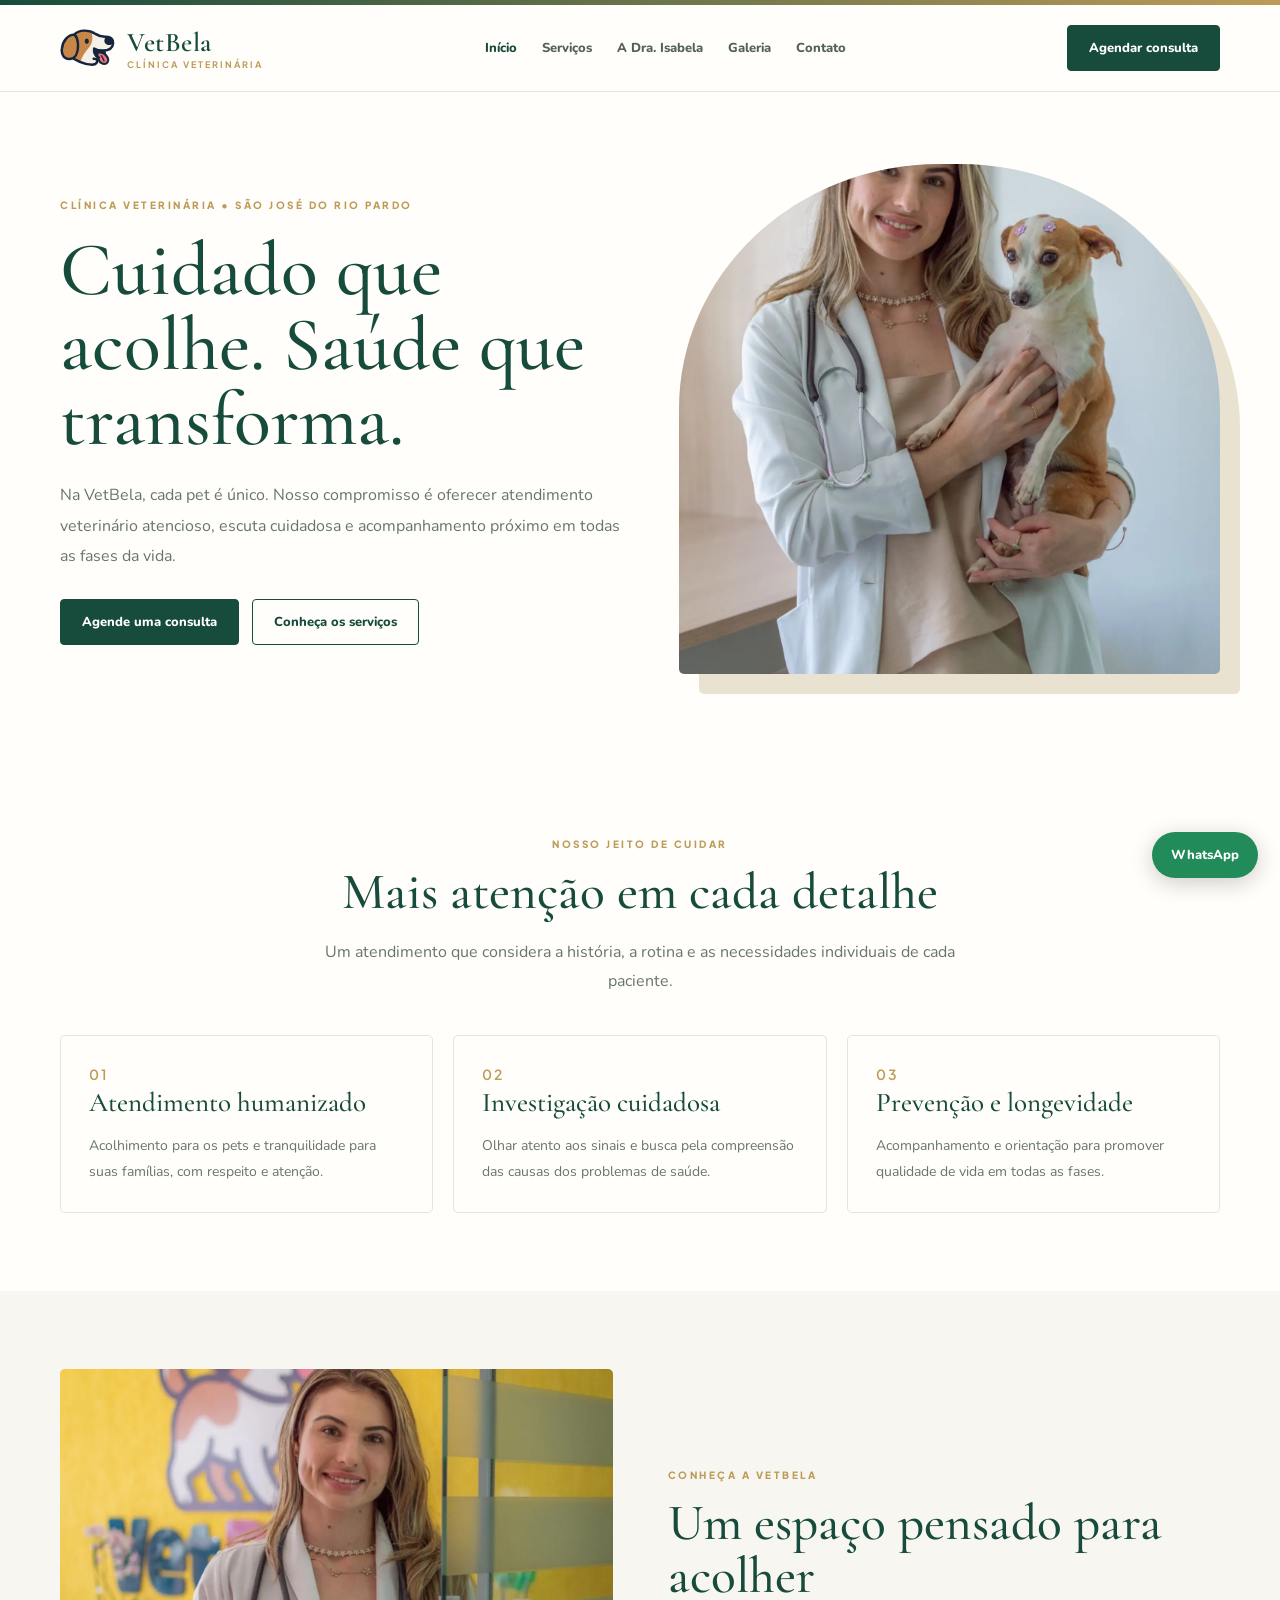
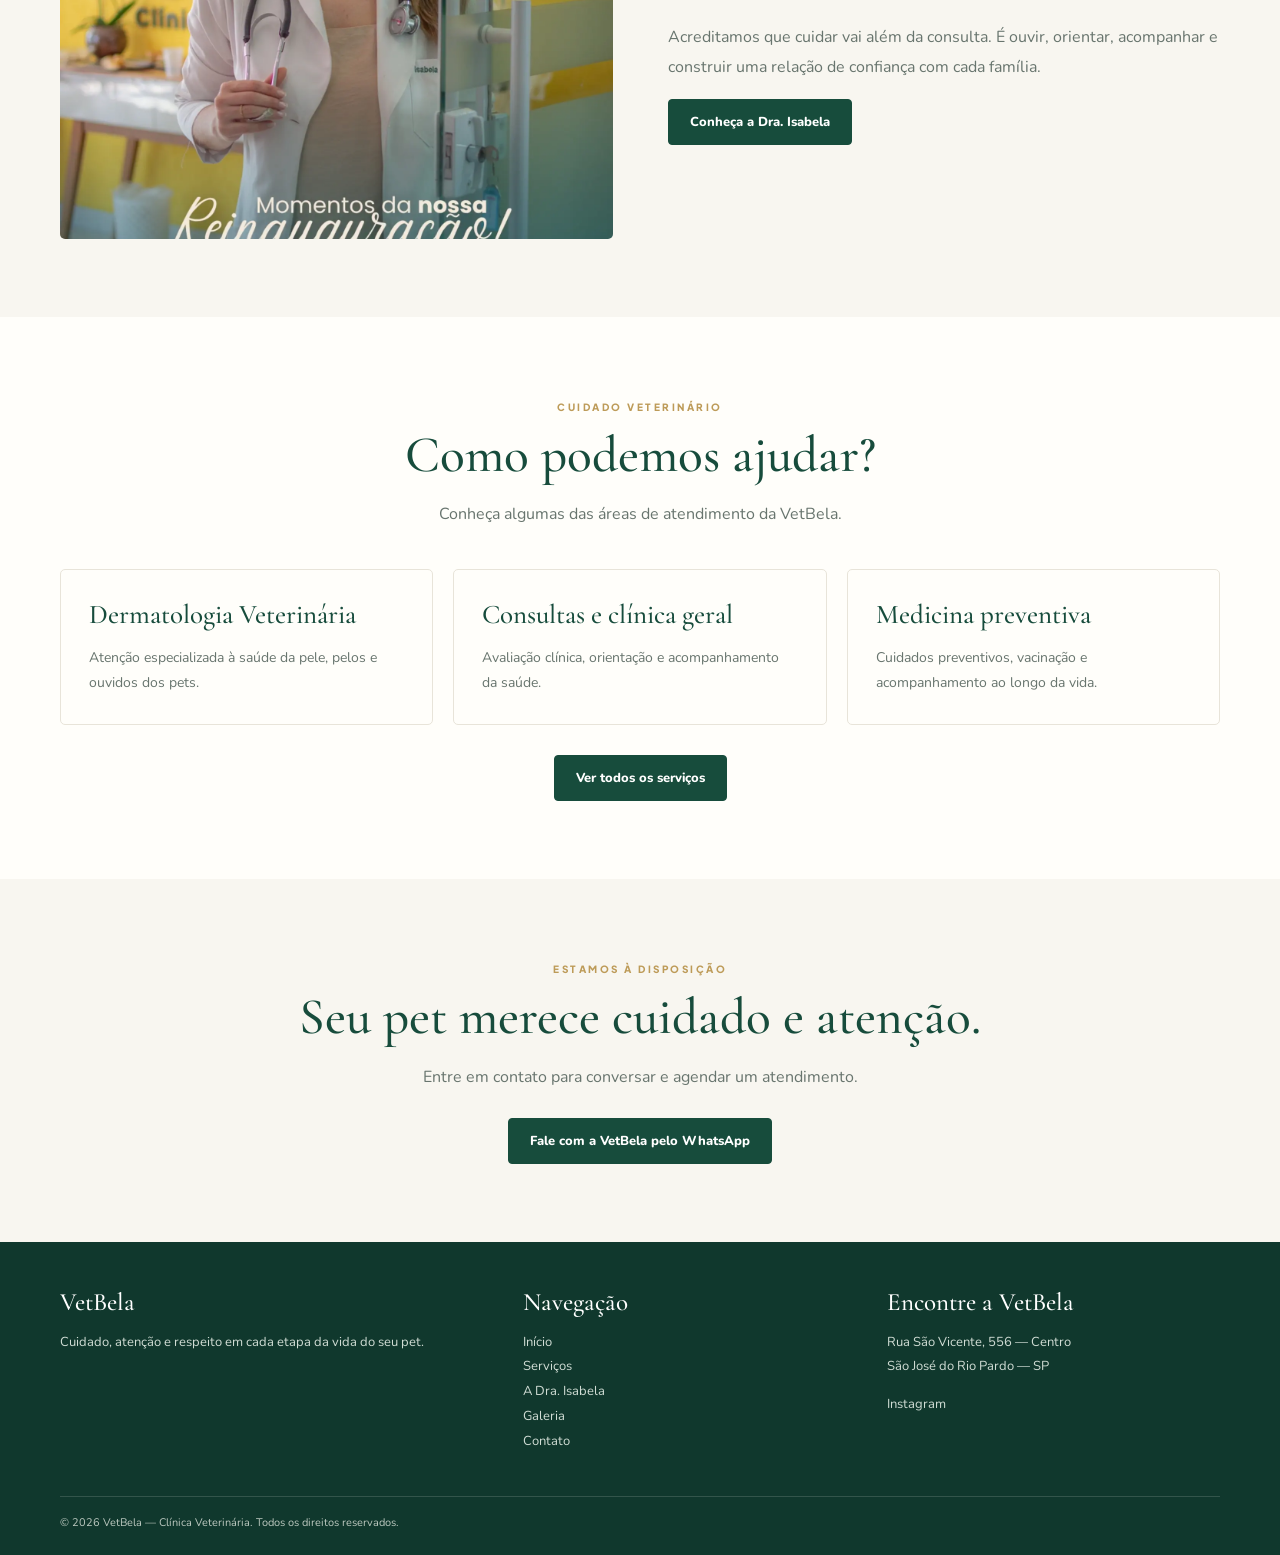
<file: mult/multipaginas/index.html>
<!DOCTYPE html>
<html lang="pt-BR">
<head>
  <meta charset="UTF-8">
  <meta name="viewport" content="width=device-width, initial-scale=1.0">
  <meta name="description" content="Conheça a VetBela, clínica veterinária da Dra. Isabela Cremasco em São José do Rio Pardo.">
  <meta name="theme-color" content="#174c3c">
  <title>Início | VetBela — Dra. Isabela Cremasco</title>
  <link rel="stylesheet" href="assets/style.css">
</head>
<body>
<div class="topline"></div>
<header>
  <div class="container header-inner">
    <a class="brand" href="index.html">
      <img src="../1_vetbela_cachorrinho_isolado.svg" alt="VetBela">
      <span><strong>VetBela</strong><small>Clínica Veterinária</small></span>
    </a>
    <button class="menu-btn" aria-label="Abrir menu" aria-expanded="false">☰</button>
    <nav>
      <a class="active" href="index.html">Início</a>
      <a class="" href="servicos.html">Serviços</a>
      <a class="" href="sobre.html">A Dra. Isabela</a>
      <a class="" href="galeria.html">Galeria</a>
      <a class="" href="contato.html">Contato</a>
    </nav>
    <a class="nav-cta" href="https://wa.me/5519992539631" target="_blank" rel="noopener">Agendar consulta</a>
  </div>
</header>
<main>
<section class="hero">
  <div class="container hero-grid">
    <div>
      <span class="eyebrow">Clínica Veterinária • São José do Rio Pardo</span>
      <h1>Cuidado que acolhe. Saúde que transforma.</h1>
      <p class="lead">Na VetBela, cada pet é único. Nosso compromisso é oferecer atendimento veterinário atencioso, escuta cuidadosa e acompanhamento próximo em todas as fases da vida.</p>
      <div class="hero-actions">
        <a class="button" href="https://wa.me/5519992539631" target="_blank" rel="noopener">Agende uma consulta</a>
        <a class="button outline" href="servicos.html">Conheça os serviços</a>
      </div>
    </div>
    <div class="hero-photo"><img src="../2026-10-01_16-16-34_UTC.webp" alt="Atendimento e cuidado veterinário"></div>
  </div>
</section>

<section class="section white">
  <div class="container">
    <div class="section-head">
      <span class="eyebrow">Nosso jeito de cuidar</span>
      <h2>Mais atenção em cada detalhe</h2>
      <p>Um atendimento que considera a história, a rotina e as necessidades individuais de cada paciente.</p>
    </div>
    <div class="cards">
      <article class="card"><span class="number">01</span><h3>Atendimento humanizado</h3><p>Acolhimento para os pets e tranquilidade para suas famílias, com respeito e atenção.</p></article>
      <article class="card"><span class="number">02</span><h3>Investigação cuidadosa</h3><p>Olhar atento aos sinais e busca pela compreensão das causas dos problemas de saúde.</p></article>
      <article class="card"><span class="number">03</span><h3>Prevenção e longevidade</h3><p>Acompanhamento e orientação para promover qualidade de vida em todas as fases.</p></article>
    </div>
  </div>
</section>

<section class="section">
  <div class="container split">
    <div class="split-photo"><img src="../2026-09-23_23-07-57_UTC_1.webp" alt="Ambiente e rotina da VetBela"></div>
    <div>
      <span class="eyebrow">Conheça a VetBela</span>
      <h2>Um espaço pensado para acolher</h2>
      <p class="lead">Acreditamos que cuidar vai além da consulta. É ouvir, orientar, acompanhar e construir uma relação de confiança com cada família.</p>
      <a class="button" href="sobre.html">Conheça a Dra. Isabela</a>
    </div>
  </div>
</section>

<section class="section white">
  <div class="container">
    <div class="section-head">
      <span class="eyebrow">Cuidado veterinário</span>
      <h2>Como podemos ajudar?</h2>
      <p>Conheça algumas das áreas de atendimento da VetBela.</p>
    </div>
    <div class="cards">
      <article class="card"><h3>Dermatologia Veterinária</h3><p>Atenção especializada à saúde da pele, pelos e ouvidos dos pets.</p></article>
      <article class="card"><h3>Consultas e clínica geral</h3><p>Avaliação clínica, orientação e acompanhamento da saúde.</p></article>
      <article class="card"><h3>Medicina preventiva</h3><p>Cuidados preventivos, vacinação e acompanhamento ao longo da vida.</p></article>
    </div>
    <div class="center" style="margin-top:30px"><a class="button" href="servicos.html">Ver todos os serviços</a></div>
  </div>
</section>

<section class="section">
  <div class="container center">
    <span class="eyebrow">Estamos à disposição</span>
    <h2>Seu pet merece cuidado e atenção.</h2>
    <p class="lead" style="margin:0 auto 25px">Entre em contato para conversar e agendar um atendimento.</p>
    <a class="button" href="https://wa.me/5519992539631" target="_blank" rel="noopener">Fale com a VetBela pelo WhatsApp</a>
  </div>
</section>
</main>
<footer>
  <div class="container">
    <div class="footer-grid">
      <div>
        <h3>VetBela</h3>
        <p>Cuidado, atenção e respeito em cada etapa da vida do seu pet.</p>
      </div>
      <div>
        <h3>Navegação</h3>
        <p><a href="index.html">Início</a><br>
        <a href="servicos.html">Serviços</a><br>
        <a href="sobre.html">A Dra. Isabela</a><br>
        <a href="galeria.html">Galeria</a><br>
        <a href="contato.html">Contato</a></p>
      </div>
      <div>
        <h3>Encontre a VetBela</h3>
        <p>Rua São Vicente, 556 — Centro<br>
        São José do Rio Pardo — SP</p>
        <p><a href="https://instagram.com/isabelacremasco.vet" target="_blank" rel="noopener">Instagram</a></p>
      </div>
    </div>
    <div class="footer-bottom">© <span id="year"></span> VetBela — Clínica Veterinária. Todos os direitos reservados.</div>
  </div>
</footer>
<a class="whatsapp" href="https://wa.me/5519992539631" target="_blank" rel="noopener">WhatsApp</a>
<script src="assets/site.js"></script>
</body>
</html>
</file>
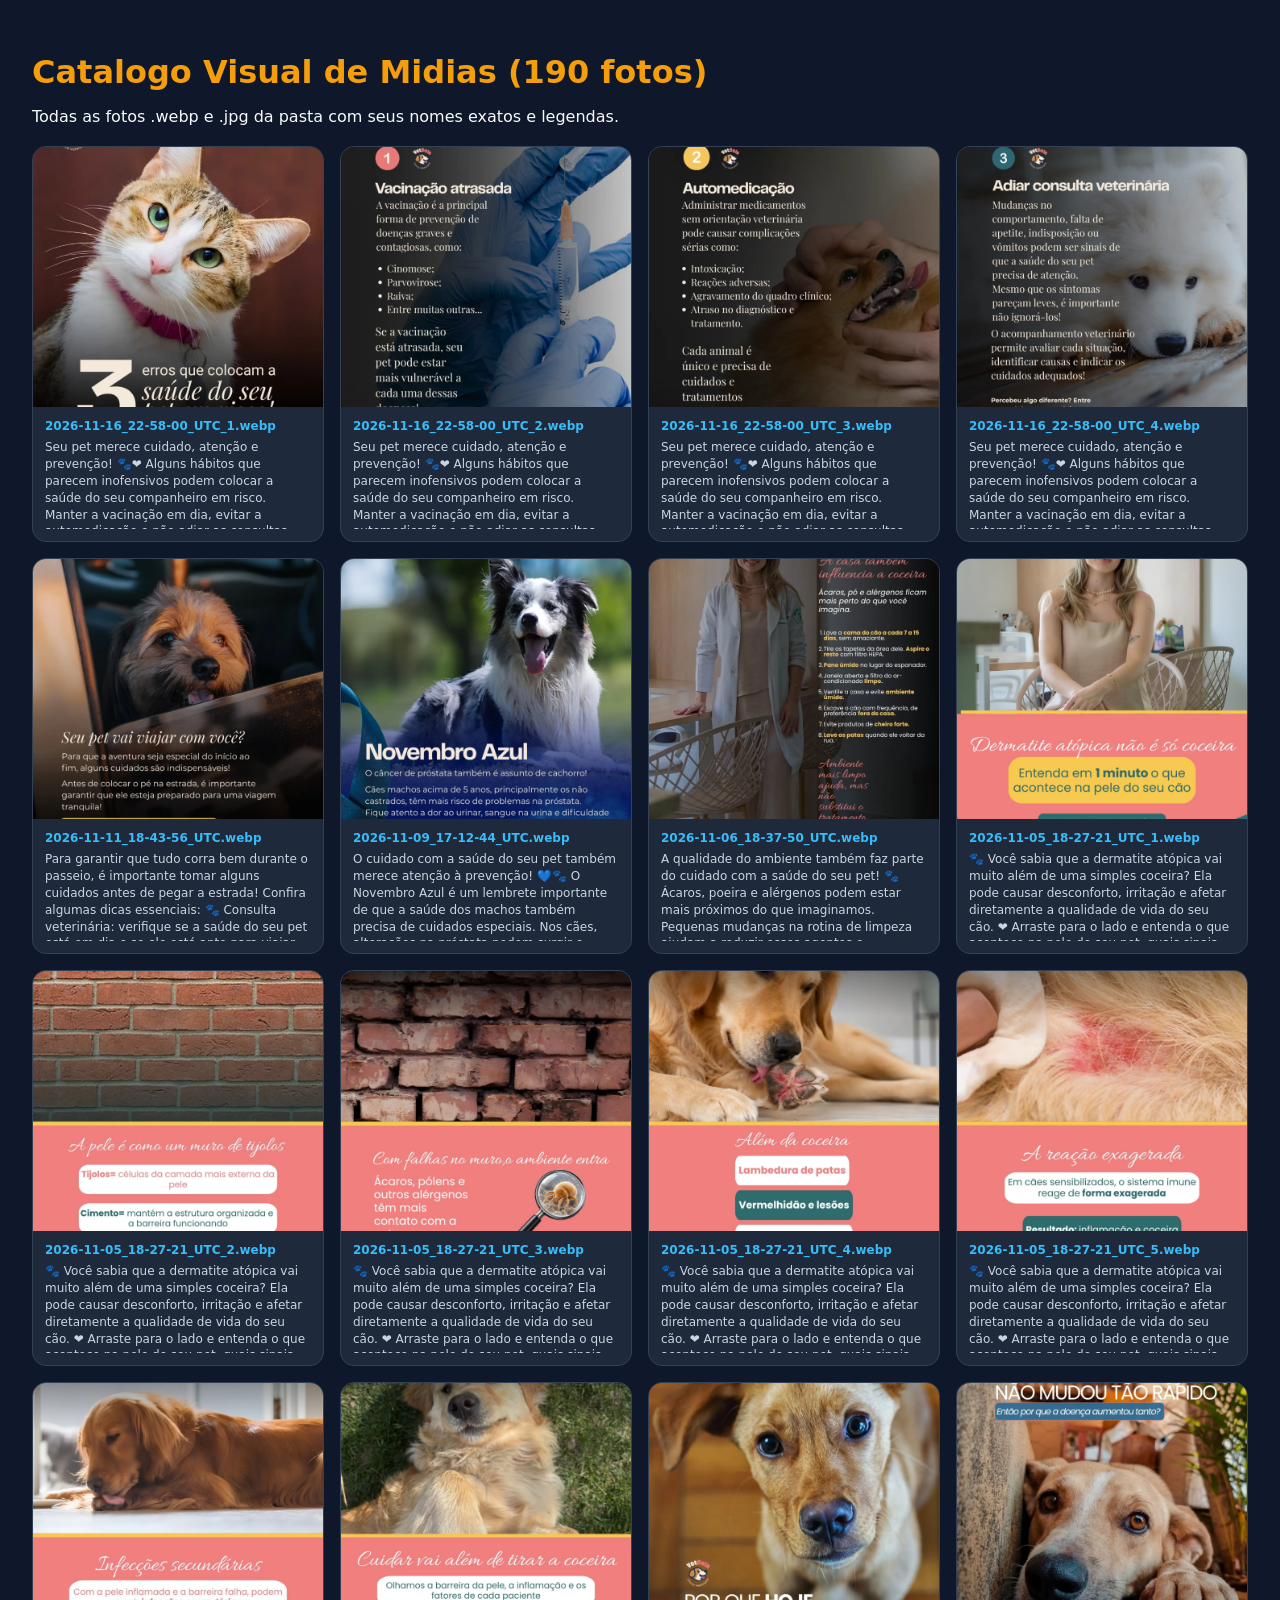
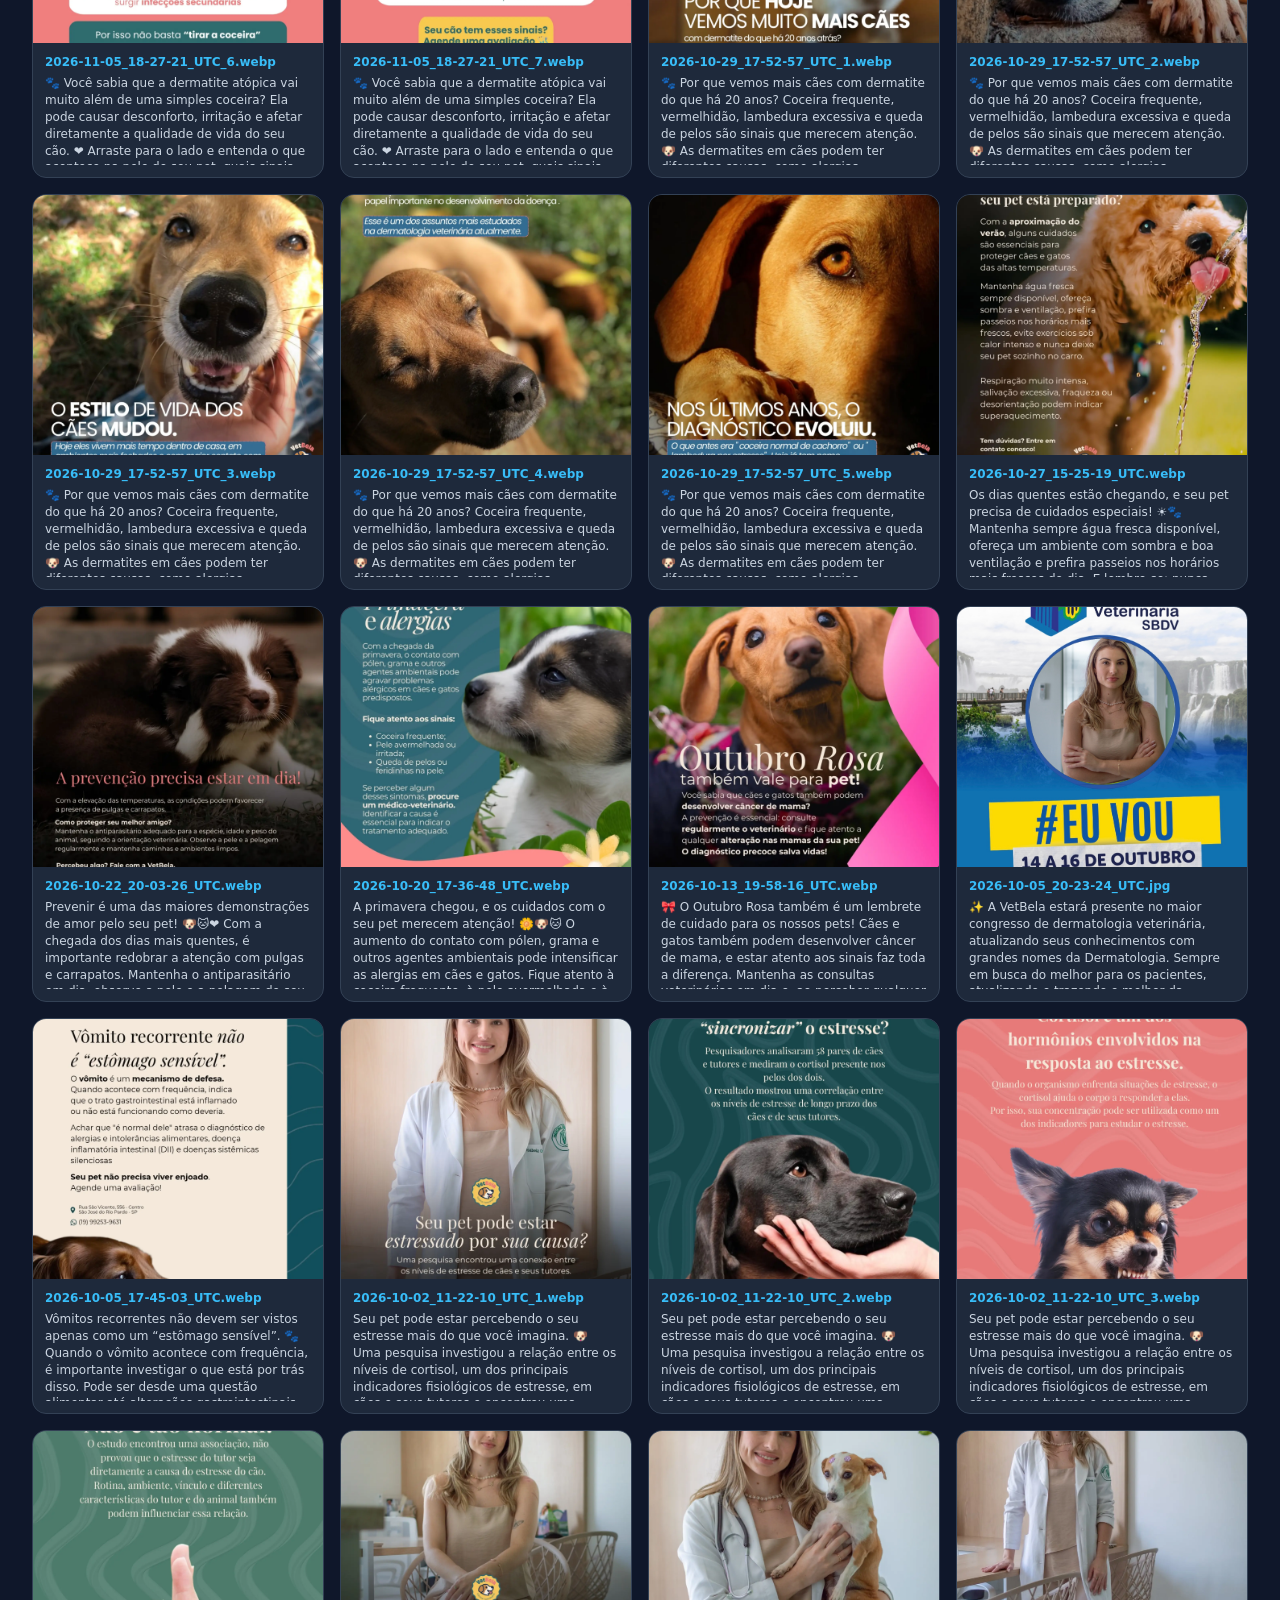
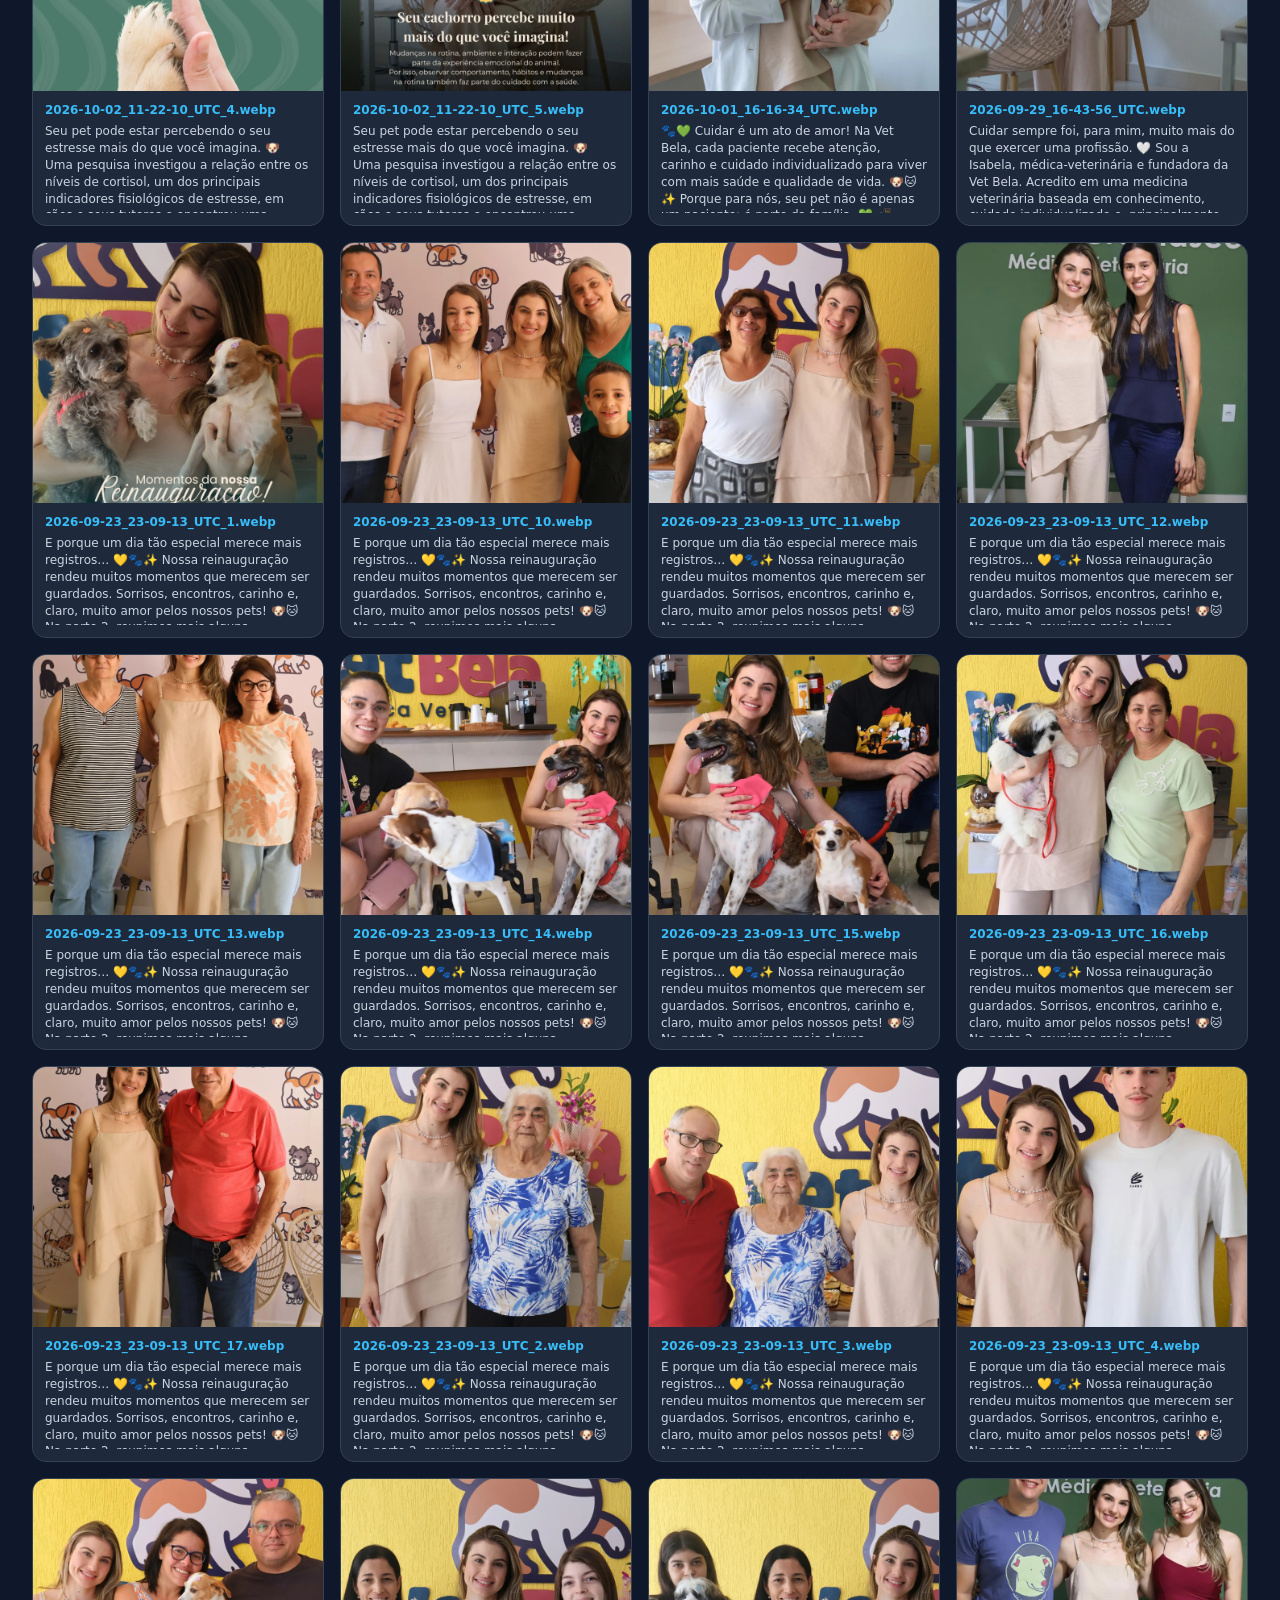
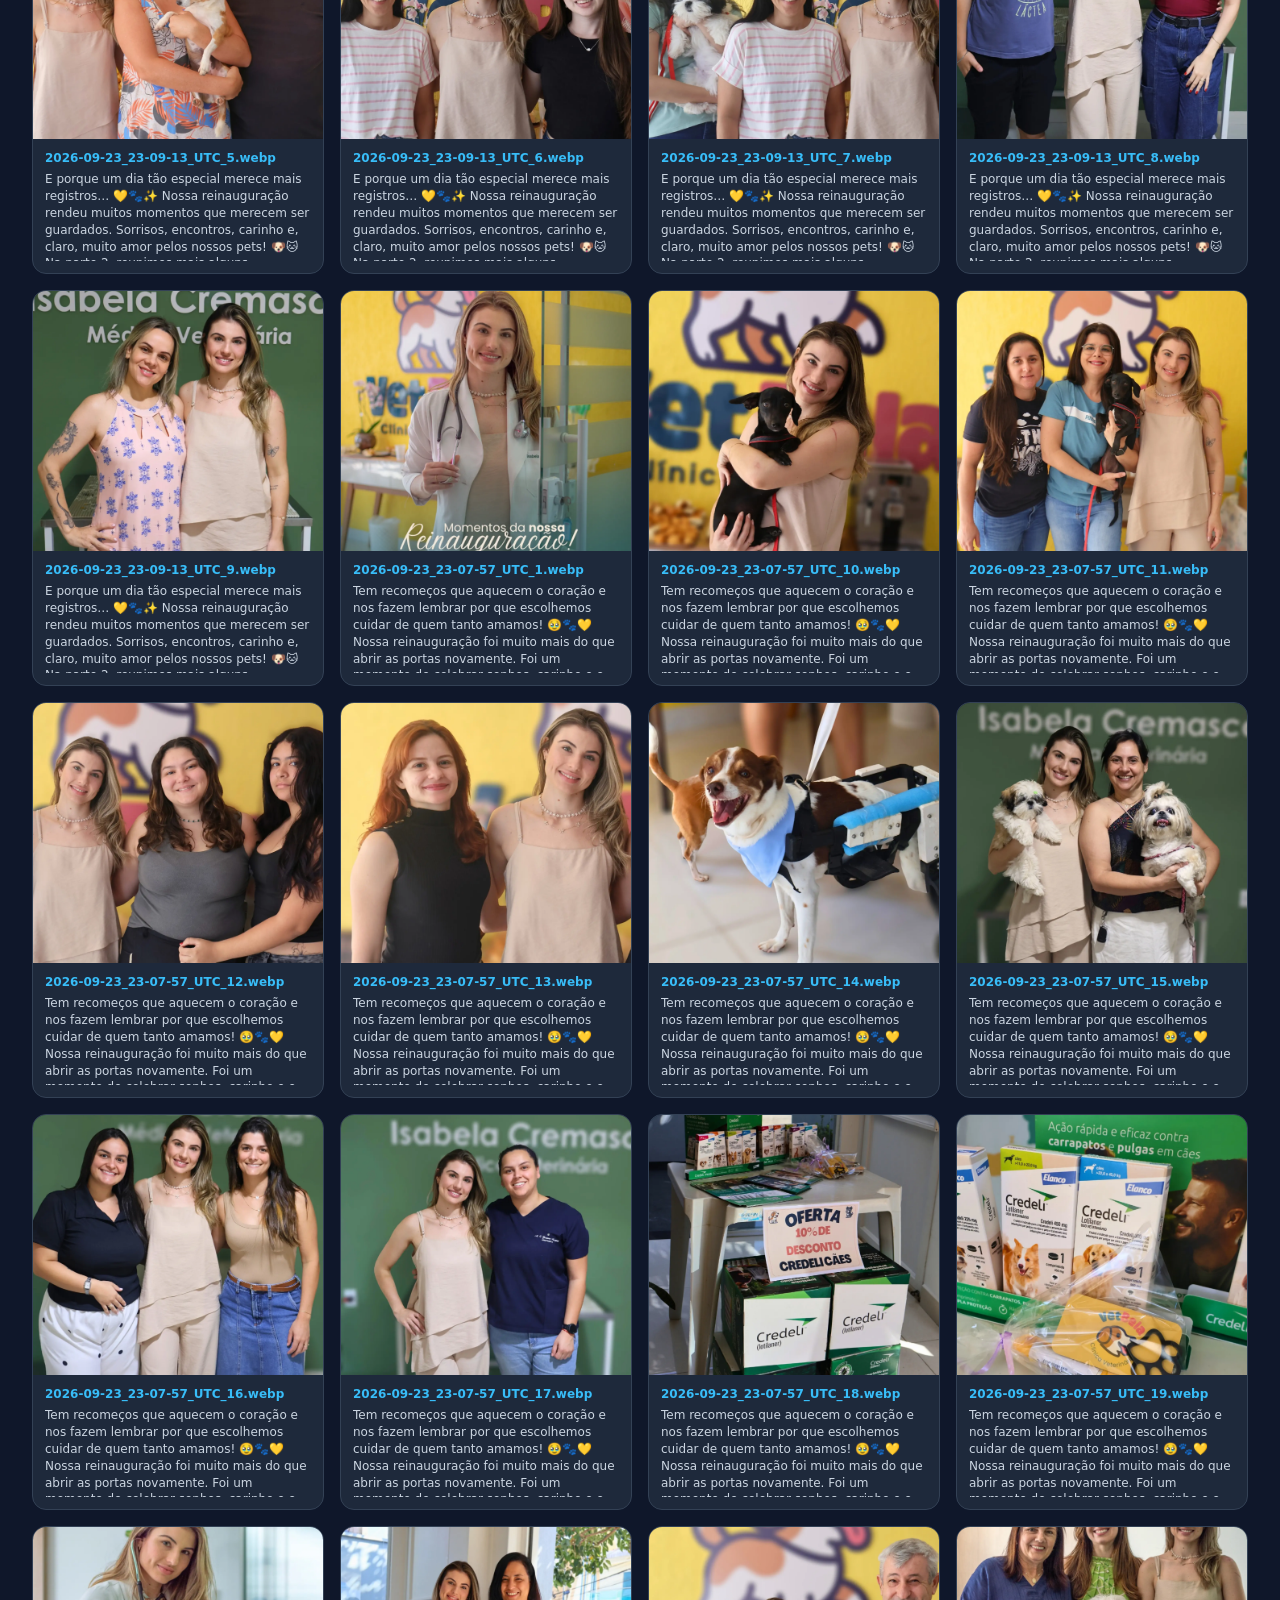
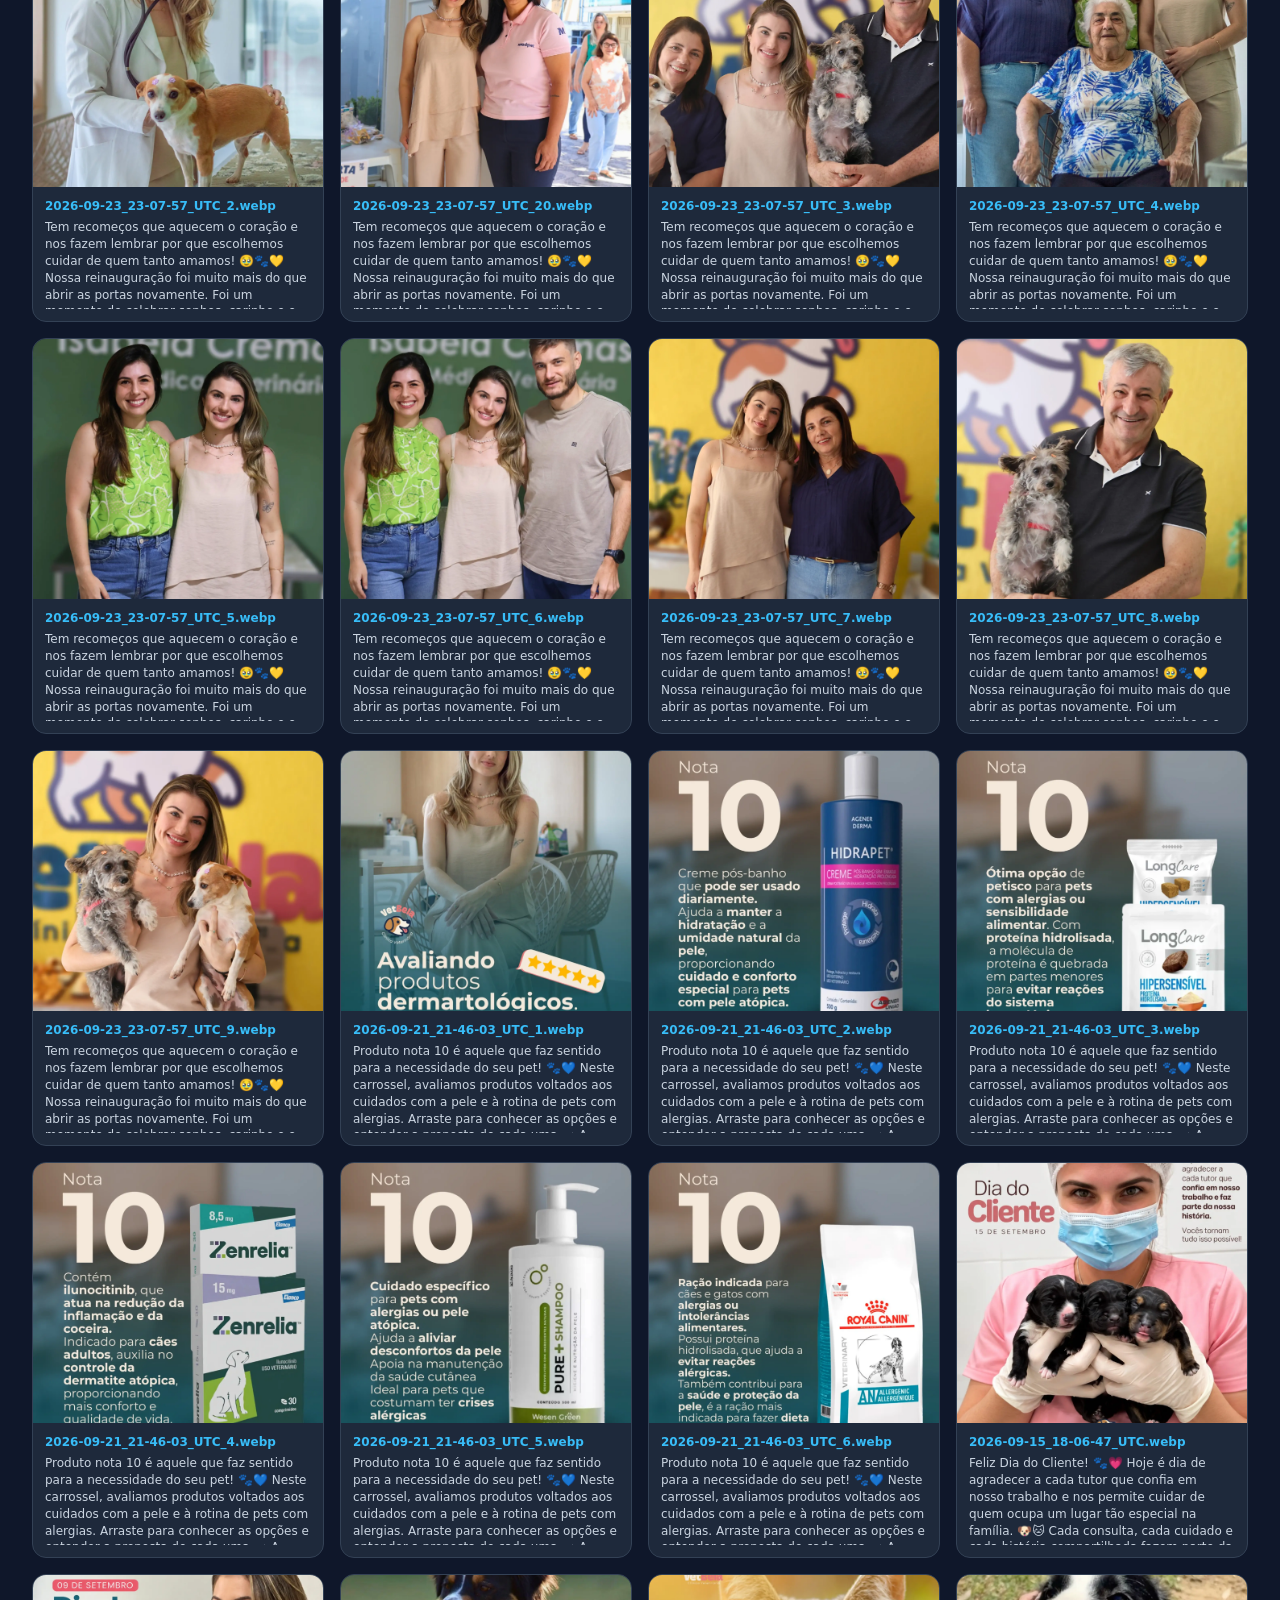
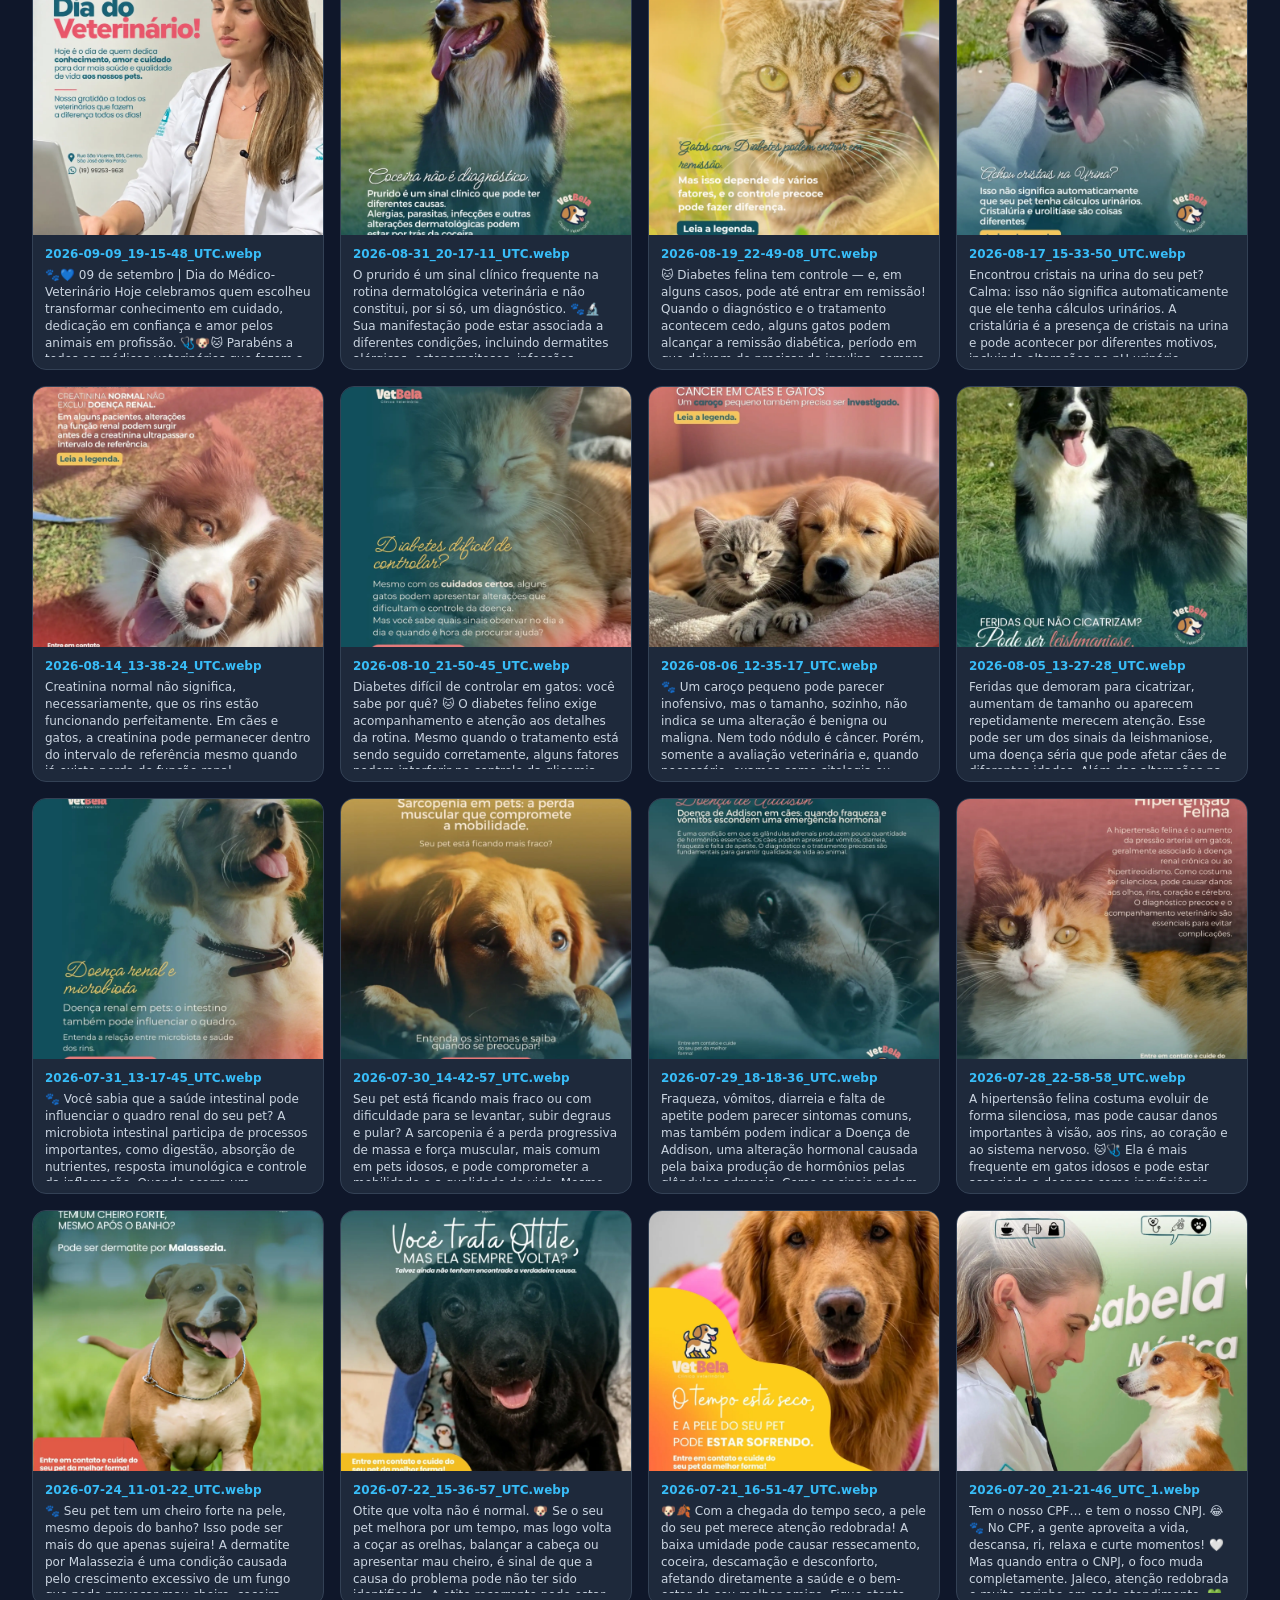
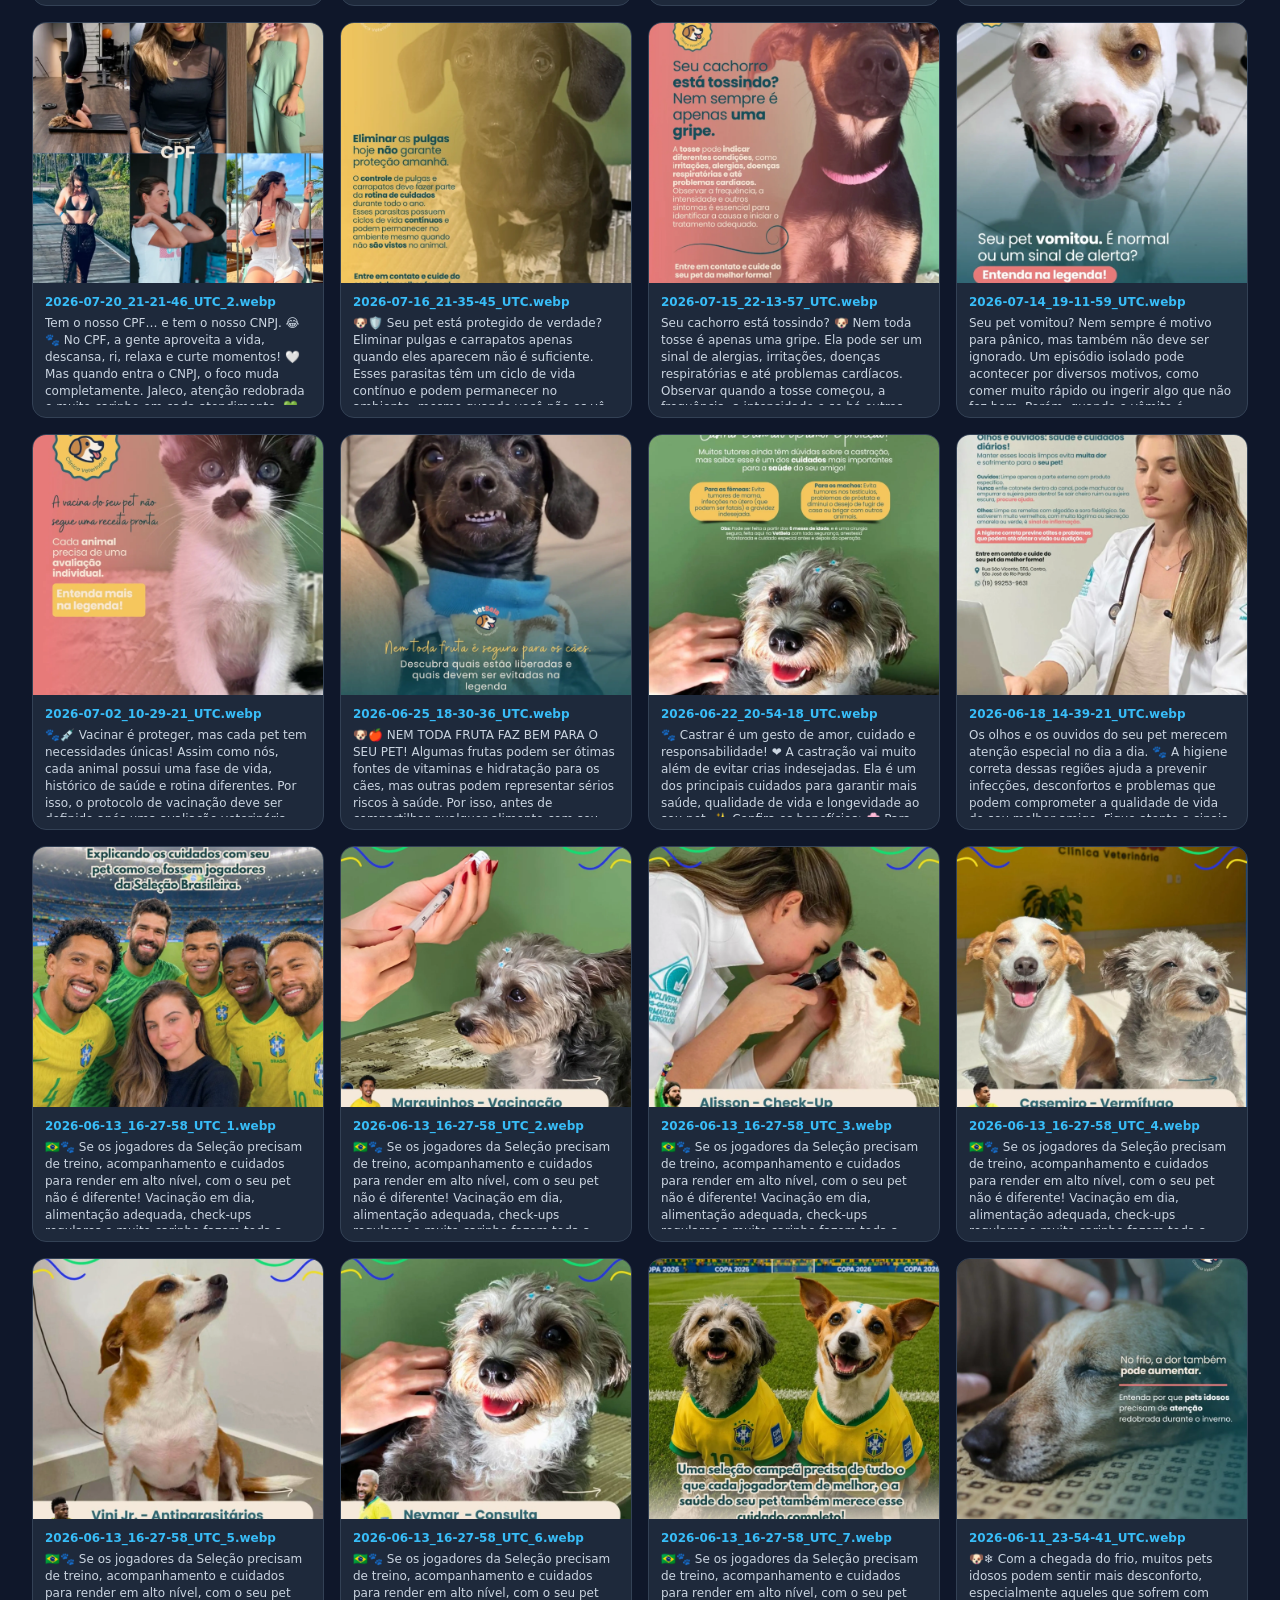
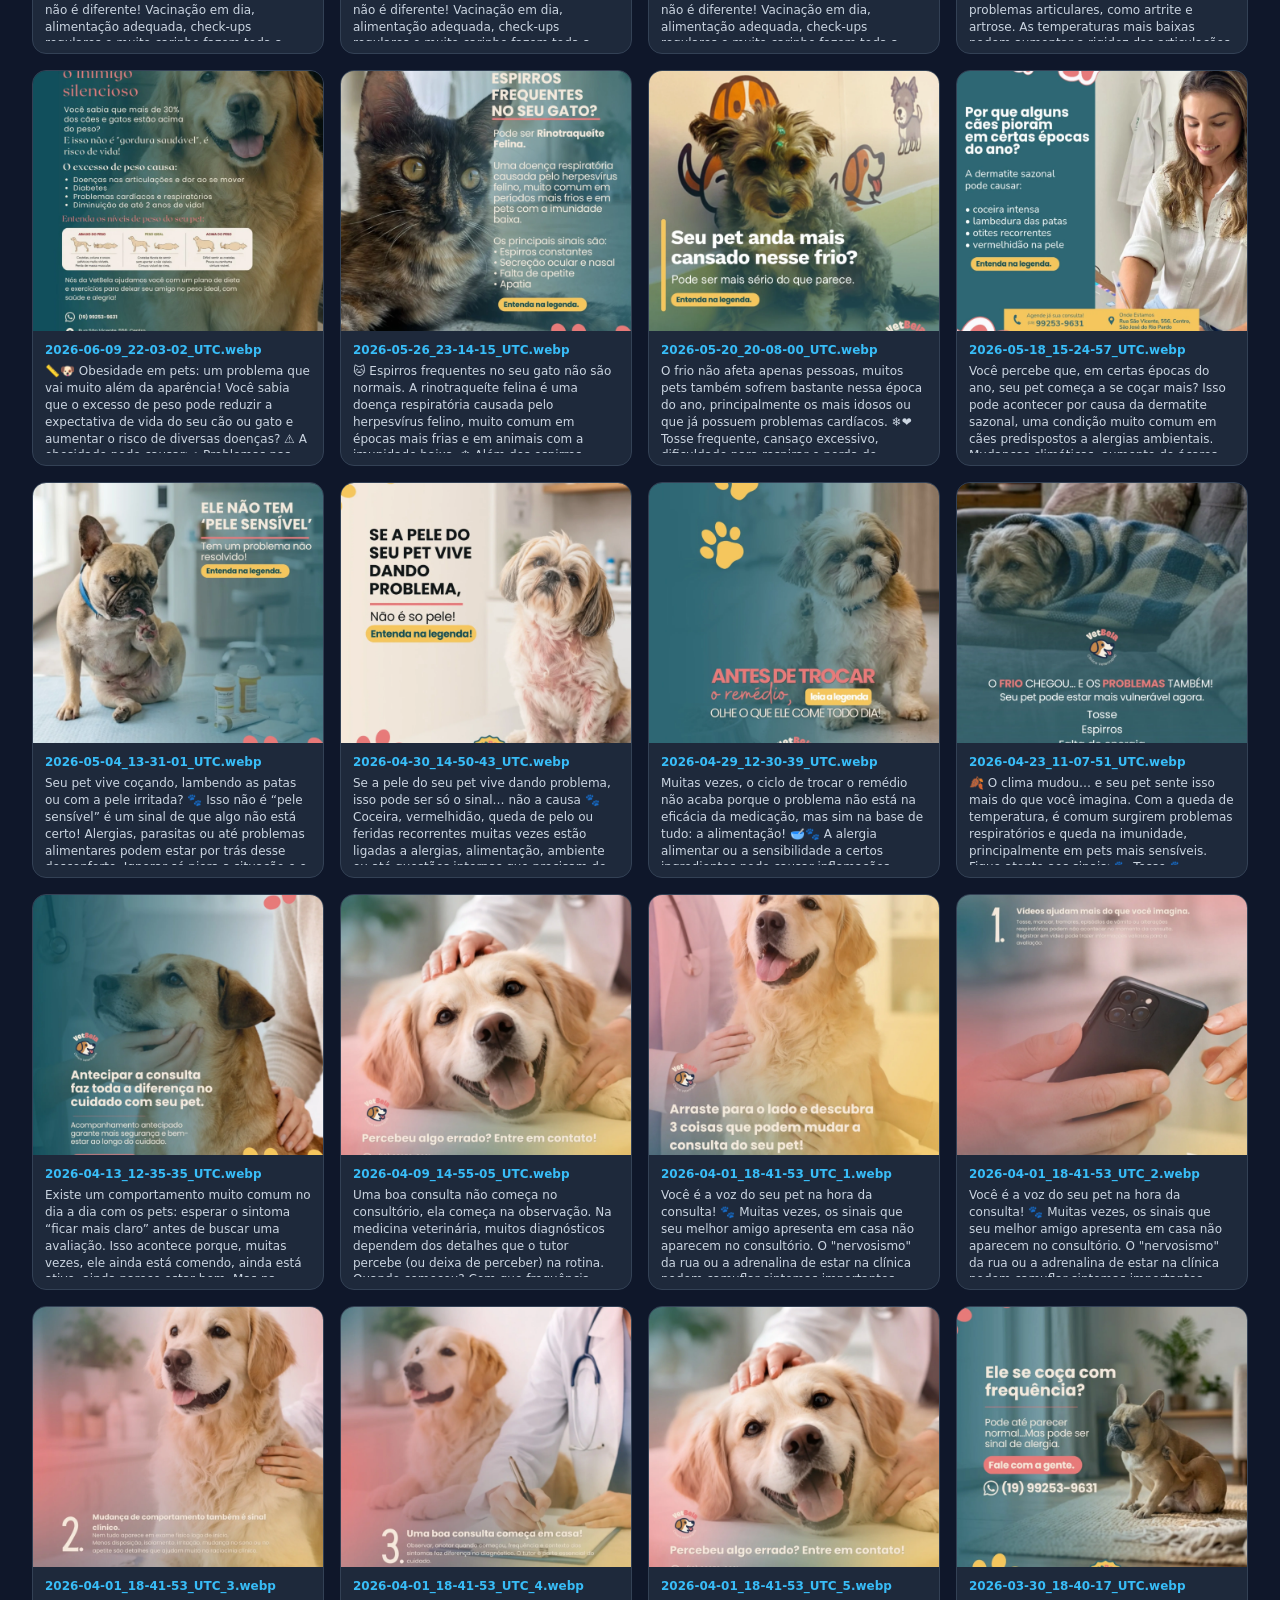
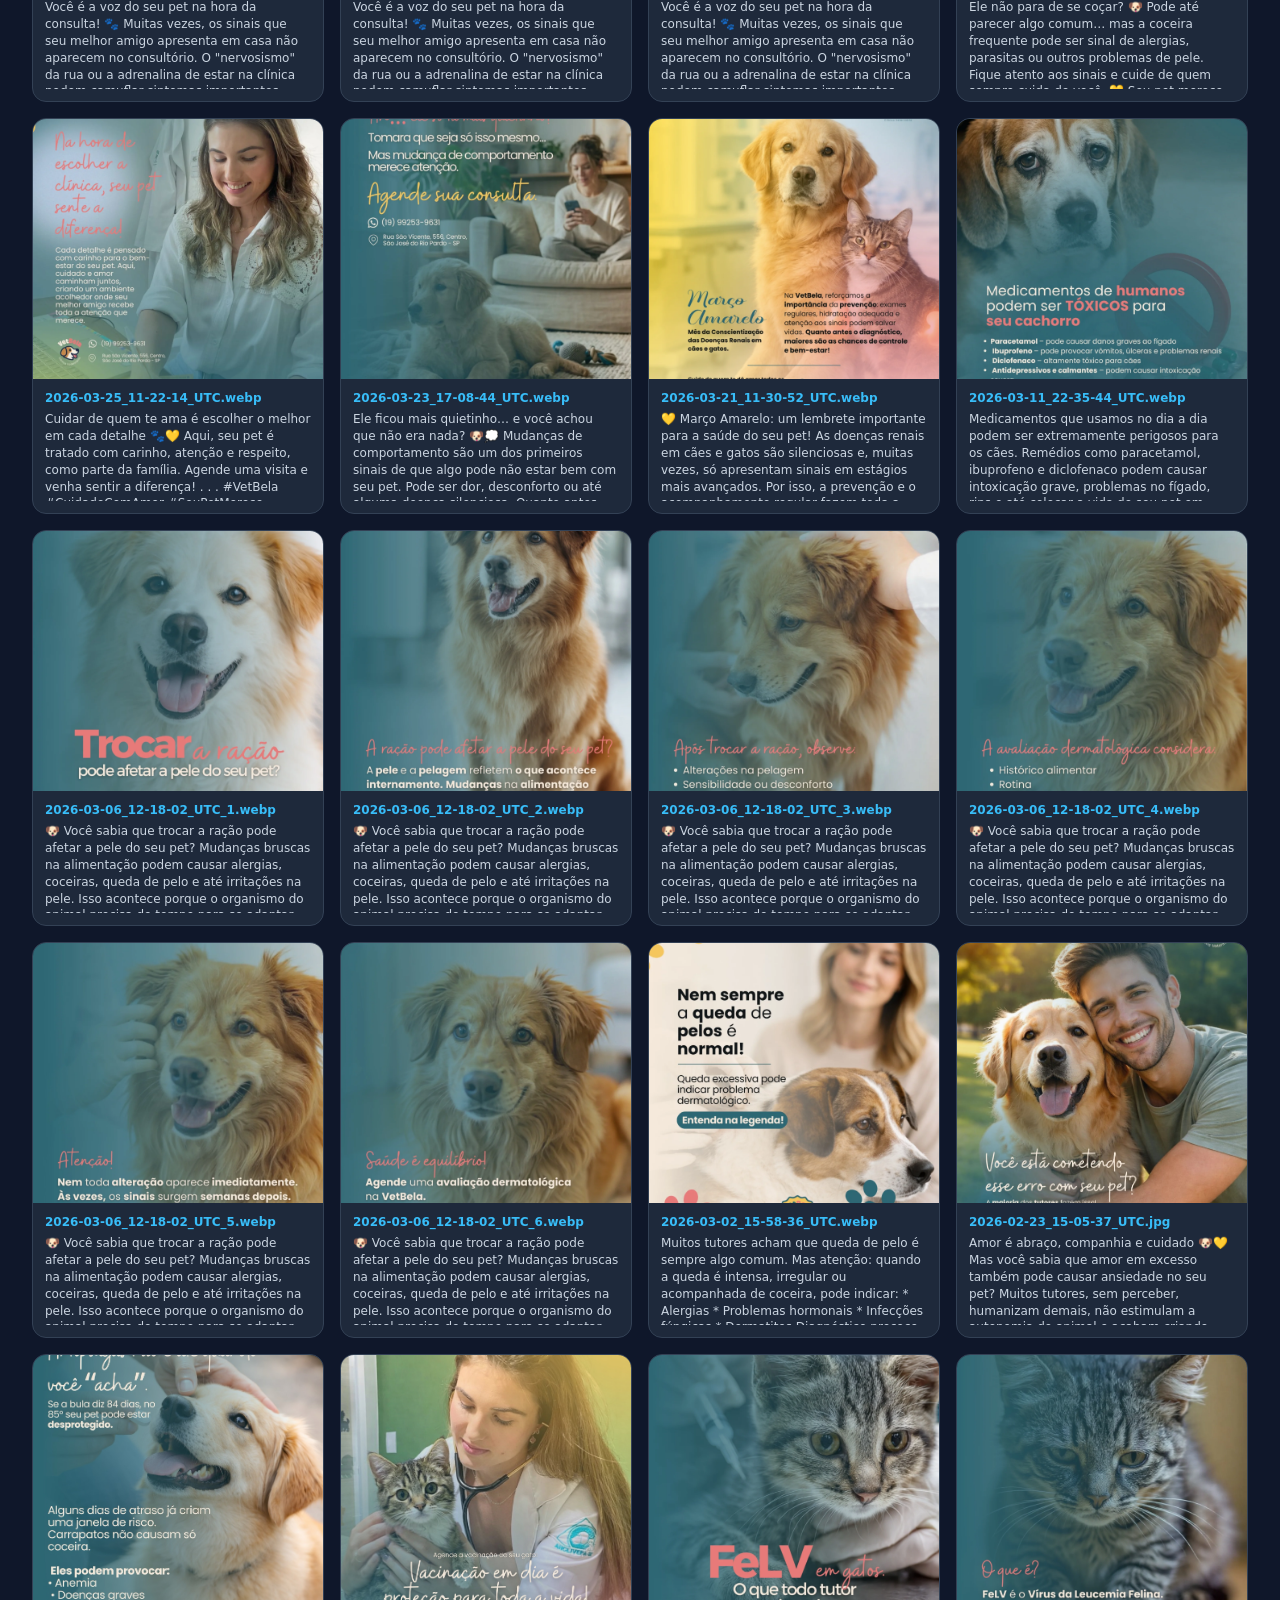
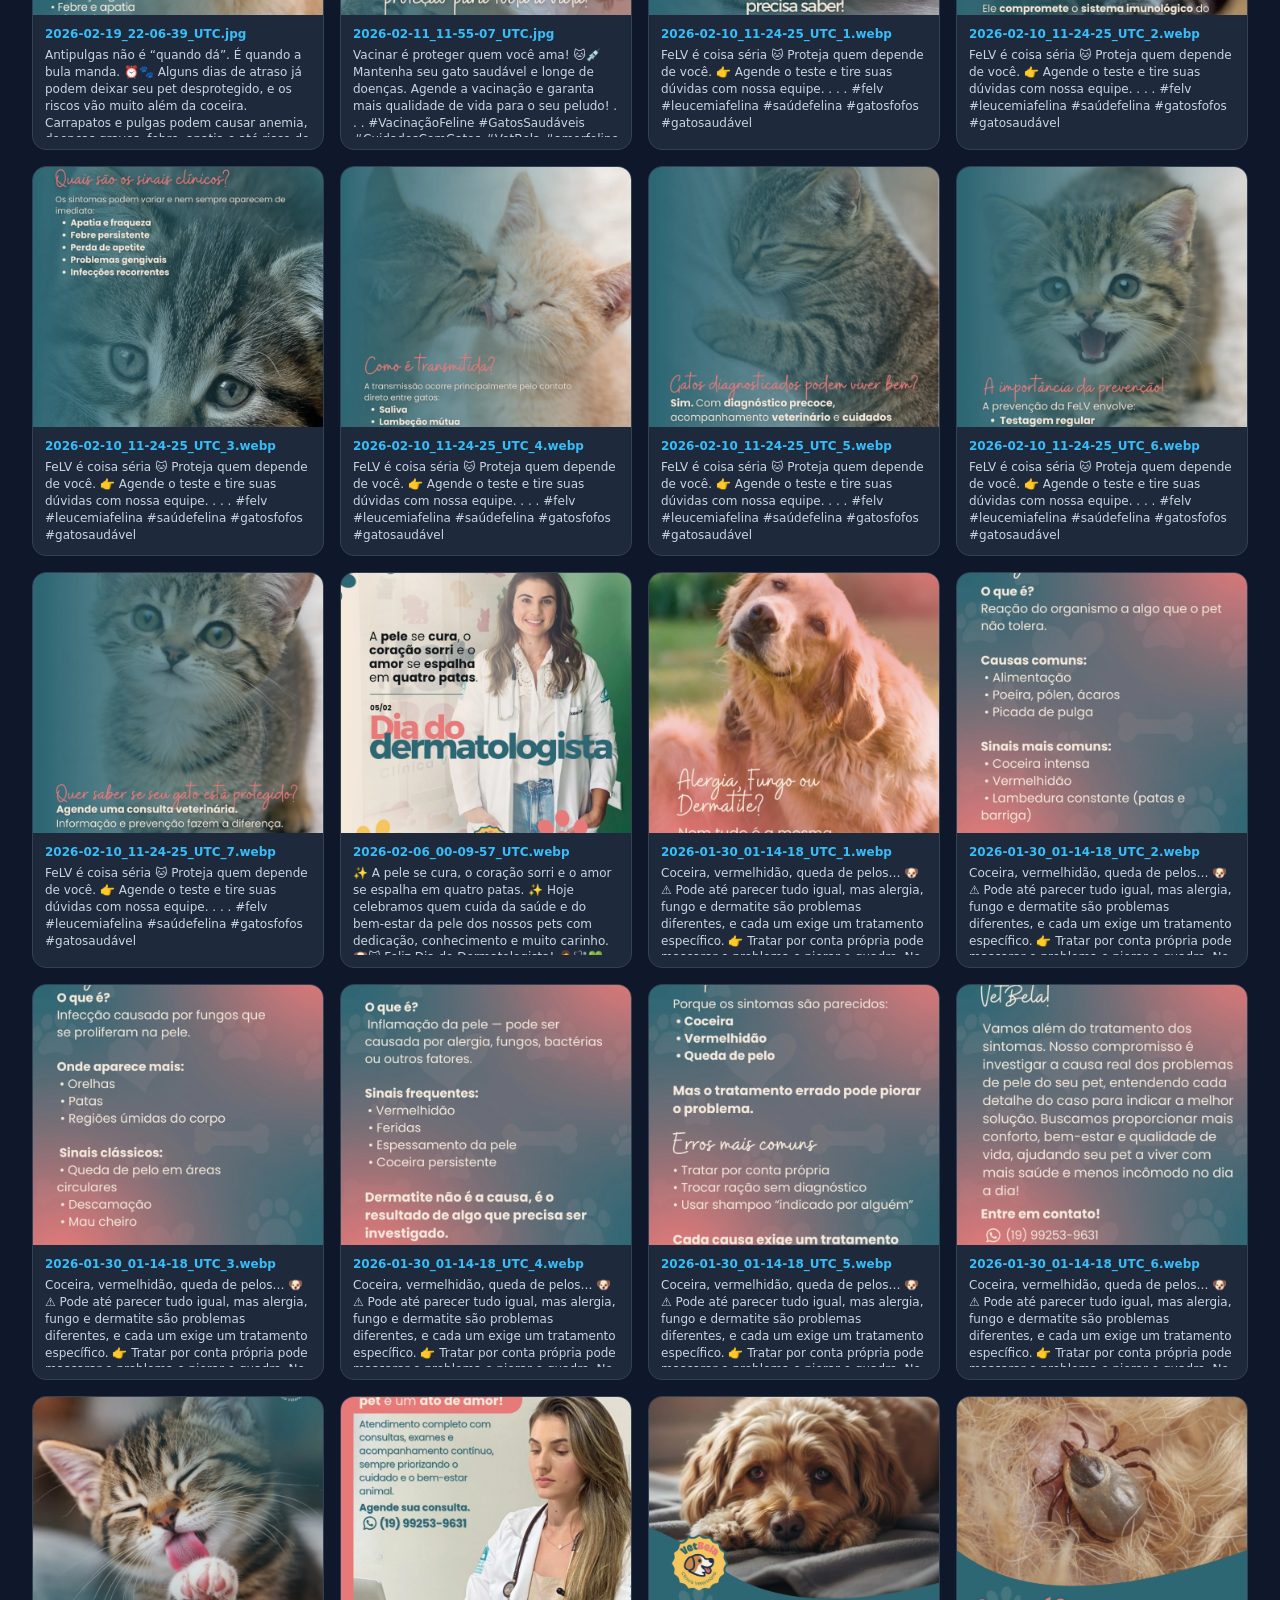
<file: CATALOGO_VISUAL_INSTA.html>
﻿<!DOCTYPE html>
<html lang="pt-BR">
<head>
<meta charset="UTF-8">
<title>Catalogo Visual - Site Factory</title>
<style>
  body { font-family: system-ui, sans-serif; background: #0f172a; color: #f8fafc; padding: 24px; }
  h1 { color: #f59e0b; margin-bottom: 8px; }
  .grid { display: grid; grid-template-columns: repeat(auto-fill, minmax(260px, 1fr)); gap: 16px; margin-top: 20px; }
  .card { background: #1e293b; border-radius: 14px; overflow: hidden; border: 1px solid #334155; }
  .card img { width: 100%; height: 260px; object-fit: cover; display: block; }
  .meta { padding: 12px; font-size: 12px; }
  .meta strong { color: #38bdf8; display: block; margin-bottom: 6px; word-break: break-all; }
  .meta p { color: #cbd5e1; margin: 0; max-height: 90px; overflow-y: auto; line-height: 1.4; }
</style>
</head>
<body>
  <h1>Catalogo Visual de Midias (190 fotos)</h1>
  <p>Todas as fotos .webp e .jpg da pasta com seus nomes exatos e legendas.</p>
  <div class="grid">
    <div class='card'><img src='2026-11-16_22-58-00_UTC_1.webp' loading='lazy'><div class='meta'><strong>2026-11-16_22-58-00_UTC_1.webp</strong><p>Seu pet merece cuidado, aten&#231;&#227;o e preven&#231;&#227;o! 🐾❤️  Alguns h&#225;bitos que parecem inofensivos podem colocar a sa&#250;de do seu companheiro em risco. Manter a vacina&#231;&#227;o em dia, evitar a automedica&#231;&#227;o e n&#227;o adiar as consultas veterin&#225;rias s&#227;o atitudes essenciais para garantir mais sa&#250;de e qualidade de vida.  Lembre-se: prevenir &#233; sempre o melhor caminho! Conte com a VetBela para cuidar de quem faz parte da sua fam&#237;lia. 🩺  📍 Rua S&#227;o Vicente, 556 – Centro, S&#227;o Jos&#233; do Rio Pardo – SP 📲 (19) 99253-9631</p></div></div>
<div class='card'><img src='2026-11-16_22-58-00_UTC_2.webp' loading='lazy'><div class='meta'><strong>2026-11-16_22-58-00_UTC_2.webp</strong><p>Seu pet merece cuidado, aten&#231;&#227;o e preven&#231;&#227;o! 🐾❤️  Alguns h&#225;bitos que parecem inofensivos podem colocar a sa&#250;de do seu companheiro em risco. Manter a vacina&#231;&#227;o em dia, evitar a automedica&#231;&#227;o e n&#227;o adiar as consultas veterin&#225;rias s&#227;o atitudes essenciais para garantir mais sa&#250;de e qualidade de vida.  Lembre-se: prevenir &#233; sempre o melhor caminho! Conte com a VetBela para cuidar de quem faz parte da sua fam&#237;lia. 🩺  📍 Rua S&#227;o Vicente, 556 – Centro, S&#227;o Jos&#233; do Rio Pardo – SP 📲 (19) 99253-9631</p></div></div>
<div class='card'><img src='2026-11-16_22-58-00_UTC_3.webp' loading='lazy'><div class='meta'><strong>2026-11-16_22-58-00_UTC_3.webp</strong><p>Seu pet merece cuidado, aten&#231;&#227;o e preven&#231;&#227;o! 🐾❤️  Alguns h&#225;bitos que parecem inofensivos podem colocar a sa&#250;de do seu companheiro em risco. Manter a vacina&#231;&#227;o em dia, evitar a automedica&#231;&#227;o e n&#227;o adiar as consultas veterin&#225;rias s&#227;o atitudes essenciais para garantir mais sa&#250;de e qualidade de vida.  Lembre-se: prevenir &#233; sempre o melhor caminho! Conte com a VetBela para cuidar de quem faz parte da sua fam&#237;lia. 🩺  📍 Rua S&#227;o Vicente, 556 – Centro, S&#227;o Jos&#233; do Rio Pardo – SP 📲 (19) 99253-9631</p></div></div>
<div class='card'><img src='2026-11-16_22-58-00_UTC_4.webp' loading='lazy'><div class='meta'><strong>2026-11-16_22-58-00_UTC_4.webp</strong><p>Seu pet merece cuidado, aten&#231;&#227;o e preven&#231;&#227;o! 🐾❤️  Alguns h&#225;bitos que parecem inofensivos podem colocar a sa&#250;de do seu companheiro em risco. Manter a vacina&#231;&#227;o em dia, evitar a automedica&#231;&#227;o e n&#227;o adiar as consultas veterin&#225;rias s&#227;o atitudes essenciais para garantir mais sa&#250;de e qualidade de vida.  Lembre-se: prevenir &#233; sempre o melhor caminho! Conte com a VetBela para cuidar de quem faz parte da sua fam&#237;lia. 🩺  📍 Rua S&#227;o Vicente, 556 – Centro, S&#227;o Jos&#233; do Rio Pardo – SP 📲 (19) 99253-9631</p></div></div>
<div class='card'><img src='2026-11-11_18-43-56_UTC.webp' loading='lazy'><div class='meta'><strong>2026-11-11_18-43-56_UTC.webp</strong><p>Para garantir que tudo corra bem durante o passeio, &#233; importante tomar alguns cuidados antes de pegar a estrada!  Confira algumas dicas essenciais: 🐾 Consulta veterin&#225;ria: verifique se a sa&#250;de do seu pet est&#225; em dia e se ele est&#225; apto para viajar. 💉 Vacina&#231;&#227;o e vermifuga&#231;&#227;o: mantenha a carteirinha de vacina&#231;&#227;o atualizada e confira a necessidade de outros cuidados preventivos. 🚗 Transporte seguro: utilize caixa de transporte ou cinto de seguran&#231;a pr&#243;prio para pets. 💧 &#193;gua e alimenta&#231;&#227;o: leve &#225;gua fresca, alimento e fa&#231;a pausas durante o trajeto para o pet descansar. 🧳 Itens essenciais: n&#227;o esque&#231;a a caminha, os brinquedos e os itens que fazem parte da rotina dele. Com planejamento e carinho, a viagem fica muito mais tranquila para todos! ❤  Passe na VetBela e garanta que a sa&#250;de do seu melhor amigo esteja em dia. Afinal, toda boa viagem come&#231;a com cuidado! 🐾  📍 Rua S&#227;o Vicente, 556 – Centro, S&#227;o Jos&#233; do Rio Pardo – SP 📲 (19) 99253-9631</p></div></div>
<div class='card'><img src='2026-11-09_17-12-44_UTC.webp' loading='lazy'><div class='meta'><strong>2026-11-09_17-12-44_UTC.webp</strong><p>O cuidado com a sa&#250;de do seu pet tamb&#233;m merece aten&#231;&#227;o &#224; preven&#231;&#227;o! 💙🐾  O Novembro Azul &#233; um lembrete importante de que a sa&#250;de dos machos tamb&#233;m precisa de cuidados especiais. Nos c&#227;es, altera&#231;&#245;es na pr&#243;stata podem surgir e merecem aten&#231;&#227;o, principalmente com o avan&#231;o da idade. Observe os sinais, n&#227;o ignore mudan&#231;as no comportamento e mantenha os acompanhamentos veterin&#225;rios em dia. A preven&#231;&#227;o e o diagn&#243;stico precoce fazem toda a diferen&#231;a!  💙 Neste Novembro Azul, cuide de quem est&#225; sempre ao seu lado!  📍 Rua S&#227;o Vicente, 556 – Centro, S&#227;o Jos&#233; do Rio Pardo – SP 📲 (19) 99253-9631</p></div></div>
<div class='card'><img src='2026-11-06_18-37-50_UTC.webp' loading='lazy'><div class='meta'><strong>2026-11-06_18-37-50_UTC.webp</strong><p>A qualidade do ambiente tamb&#233;m faz parte do cuidado com a sa&#250;de do seu pet! 🐾  &#193;caros, poeira e al&#233;rgenos podem estar mais pr&#243;ximos do que imaginamos. Pequenas mudan&#231;as na rotina de limpeza ajudam a reduzir esses agentes e proporcionam mais conforto para o seu c&#227;o.  Mas lembre-se: um ambiente limpo ajuda, mas n&#227;o substitui o acompanhamento veterin&#225;rio. 💗  Conte com a Vet Bella para cuidar de quem faz parte da sua fam&#237;lia!  📍 Rua S&#227;o Vicente, 556 – Centro, S&#227;o Jos&#233; do Rio Pardo 📲 (19) 99253-9631</p></div></div>
<div class='card'><img src='2026-11-05_18-27-21_UTC_1.webp' loading='lazy'><div class='meta'><strong>2026-11-05_18-27-21_UTC_1.webp</strong><p>🐾 Voc&#234; sabia que a dermatite at&#243;pica vai muito al&#233;m de uma simples coceira?  Ela pode causar desconforto, irrita&#231;&#227;o e afetar diretamente a qualidade de vida do seu c&#227;o. ❤️  Arraste para o lado e entenda o que acontece na pele do seu pet, quais sinais merecem aten&#231;&#227;o e por que o acompanhamento veterin&#225;rio &#233; t&#227;o importante!  🐶 Cuidar da pele tamb&#233;m &#233; cuidar da sa&#250;de!  Dra. Isabela Cremasco | Dermatologia Veterin&#225;ria 📍 Vet Bela – Cl&#237;nica Veterin&#225;ria</p></div></div>
<div class='card'><img src='2026-11-05_18-27-21_UTC_2.webp' loading='lazy'><div class='meta'><strong>2026-11-05_18-27-21_UTC_2.webp</strong><p>🐾 Voc&#234; sabia que a dermatite at&#243;pica vai muito al&#233;m de uma simples coceira?  Ela pode causar desconforto, irrita&#231;&#227;o e afetar diretamente a qualidade de vida do seu c&#227;o. ❤️  Arraste para o lado e entenda o que acontece na pele do seu pet, quais sinais merecem aten&#231;&#227;o e por que o acompanhamento veterin&#225;rio &#233; t&#227;o importante!  🐶 Cuidar da pele tamb&#233;m &#233; cuidar da sa&#250;de!  Dra. Isabela Cremasco | Dermatologia Veterin&#225;ria 📍 Vet Bela – Cl&#237;nica Veterin&#225;ria</p></div></div>
<div class='card'><img src='2026-11-05_18-27-21_UTC_3.webp' loading='lazy'><div class='meta'><strong>2026-11-05_18-27-21_UTC_3.webp</strong><p>🐾 Voc&#234; sabia que a dermatite at&#243;pica vai muito al&#233;m de uma simples coceira?  Ela pode causar desconforto, irrita&#231;&#227;o e afetar diretamente a qualidade de vida do seu c&#227;o. ❤️  Arraste para o lado e entenda o que acontece na pele do seu pet, quais sinais merecem aten&#231;&#227;o e por que o acompanhamento veterin&#225;rio &#233; t&#227;o importante!  🐶 Cuidar da pele tamb&#233;m &#233; cuidar da sa&#250;de!  Dra. Isabela Cremasco | Dermatologia Veterin&#225;ria 📍 Vet Bela – Cl&#237;nica Veterin&#225;ria</p></div></div>
<div class='card'><img src='2026-11-05_18-27-21_UTC_4.webp' loading='lazy'><div class='meta'><strong>2026-11-05_18-27-21_UTC_4.webp</strong><p>🐾 Voc&#234; sabia que a dermatite at&#243;pica vai muito al&#233;m de uma simples coceira?  Ela pode causar desconforto, irrita&#231;&#227;o e afetar diretamente a qualidade de vida do seu c&#227;o. ❤️  Arraste para o lado e entenda o que acontece na pele do seu pet, quais sinais merecem aten&#231;&#227;o e por que o acompanhamento veterin&#225;rio &#233; t&#227;o importante!  🐶 Cuidar da pele tamb&#233;m &#233; cuidar da sa&#250;de!  Dra. Isabela Cremasco | Dermatologia Veterin&#225;ria 📍 Vet Bela – Cl&#237;nica Veterin&#225;ria</p></div></div>
<div class='card'><img src='2026-11-05_18-27-21_UTC_5.webp' loading='lazy'><div class='meta'><strong>2026-11-05_18-27-21_UTC_5.webp</strong><p>🐾 Voc&#234; sabia que a dermatite at&#243;pica vai muito al&#233;m de uma simples coceira?  Ela pode causar desconforto, irrita&#231;&#227;o e afetar diretamente a qualidade de vida do seu c&#227;o. ❤️  Arraste para o lado e entenda o que acontece na pele do seu pet, quais sinais merecem aten&#231;&#227;o e por que o acompanhamento veterin&#225;rio &#233; t&#227;o importante!  🐶 Cuidar da pele tamb&#233;m &#233; cuidar da sa&#250;de!  Dra. Isabela Cremasco | Dermatologia Veterin&#225;ria 📍 Vet Bela – Cl&#237;nica Veterin&#225;ria</p></div></div>
<div class='card'><img src='2026-11-05_18-27-21_UTC_6.webp' loading='lazy'><div class='meta'><strong>2026-11-05_18-27-21_UTC_6.webp</strong><p>🐾 Voc&#234; sabia que a dermatite at&#243;pica vai muito al&#233;m de uma simples coceira?  Ela pode causar desconforto, irrita&#231;&#227;o e afetar diretamente a qualidade de vida do seu c&#227;o. ❤️  Arraste para o lado e entenda o que acontece na pele do seu pet, quais sinais merecem aten&#231;&#227;o e por que o acompanhamento veterin&#225;rio &#233; t&#227;o importante!  🐶 Cuidar da pele tamb&#233;m &#233; cuidar da sa&#250;de!  Dra. Isabela Cremasco | Dermatologia Veterin&#225;ria 📍 Vet Bela – Cl&#237;nica Veterin&#225;ria</p></div></div>
<div class='card'><img src='2026-11-05_18-27-21_UTC_7.webp' loading='lazy'><div class='meta'><strong>2026-11-05_18-27-21_UTC_7.webp</strong><p>🐾 Voc&#234; sabia que a dermatite at&#243;pica vai muito al&#233;m de uma simples coceira?  Ela pode causar desconforto, irrita&#231;&#227;o e afetar diretamente a qualidade de vida do seu c&#227;o. ❤️  Arraste para o lado e entenda o que acontece na pele do seu pet, quais sinais merecem aten&#231;&#227;o e por que o acompanhamento veterin&#225;rio &#233; t&#227;o importante!  🐶 Cuidar da pele tamb&#233;m &#233; cuidar da sa&#250;de!  Dra. Isabela Cremasco | Dermatologia Veterin&#225;ria 📍 Vet Bela – Cl&#237;nica Veterin&#225;ria</p></div></div>
<div class='card'><img src='2026-10-29_17-52-57_UTC_1.webp' loading='lazy'><div class='meta'><strong>2026-10-29_17-52-57_UTC_1.webp</strong><p>🐾 Por que vemos mais c&#227;es com dermatite do que h&#225; 20 anos?  Coceira frequente, vermelhid&#227;o, lambedura excessiva e queda de pelos s&#227;o sinais que merecem aten&#231;&#227;o. 🐶  As dermatites em c&#227;es podem ter diferentes causas, como alergias ambientais, rea&#231;&#245;es a alimentos, parasitas e altera&#231;&#245;es na barreira de prote&#231;&#227;o da pele. Al&#233;m disso, fatores ambientais e mudan&#231;as na rotina podem influenciar o aparecimento ou agravamento dos quadros.  Mas ser&#225; que os c&#227;es realmente apresentam mais casos ou estamos identificando essas condi&#231;&#245;es com mais frequ&#234;ncia?  O diagn&#243;stico correto &#233; essencial para identificar a causa e definir o tratamento adequado. Afinal, aliviar os sintomas &#233; importante, mas investigar a origem do problema faz toda a diferen&#231;a!  💙 Seu c&#227;o apresenta coceira recorrente? Agende uma avalia&#231;&#227;o na VetBela Cl&#237;nica Veterin&#225;ria. . . . #VetBela #DermatiteCanina #Sa&#250;deAnimal #DermatologiaVeterin&#225;ria #MedicinaVeterin&#225;ria</p></div></div>
<div class='card'><img src='2026-10-29_17-52-57_UTC_2.webp' loading='lazy'><div class='meta'><strong>2026-10-29_17-52-57_UTC_2.webp</strong><p>🐾 Por que vemos mais c&#227;es com dermatite do que h&#225; 20 anos?  Coceira frequente, vermelhid&#227;o, lambedura excessiva e queda de pelos s&#227;o sinais que merecem aten&#231;&#227;o. 🐶  As dermatites em c&#227;es podem ter diferentes causas, como alergias ambientais, rea&#231;&#245;es a alimentos, parasitas e altera&#231;&#245;es na barreira de prote&#231;&#227;o da pele. Al&#233;m disso, fatores ambientais e mudan&#231;as na rotina podem influenciar o aparecimento ou agravamento dos quadros.  Mas ser&#225; que os c&#227;es realmente apresentam mais casos ou estamos identificando essas condi&#231;&#245;es com mais frequ&#234;ncia?  O diagn&#243;stico correto &#233; essencial para identificar a causa e definir o tratamento adequado. Afinal, aliviar os sintomas &#233; importante, mas investigar a origem do problema faz toda a diferen&#231;a!  💙 Seu c&#227;o apresenta coceira recorrente? Agende uma avalia&#231;&#227;o na VetBela Cl&#237;nica Veterin&#225;ria. . . . #VetBela #DermatiteCanina #Sa&#250;deAnimal #DermatologiaVeterin&#225;ria #MedicinaVeterin&#225;ria</p></div></div>
<div class='card'><img src='2026-10-29_17-52-57_UTC_3.webp' loading='lazy'><div class='meta'><strong>2026-10-29_17-52-57_UTC_3.webp</strong><p>🐾 Por que vemos mais c&#227;es com dermatite do que h&#225; 20 anos?  Coceira frequente, vermelhid&#227;o, lambedura excessiva e queda de pelos s&#227;o sinais que merecem aten&#231;&#227;o. 🐶  As dermatites em c&#227;es podem ter diferentes causas, como alergias ambientais, rea&#231;&#245;es a alimentos, parasitas e altera&#231;&#245;es na barreira de prote&#231;&#227;o da pele. Al&#233;m disso, fatores ambientais e mudan&#231;as na rotina podem influenciar o aparecimento ou agravamento dos quadros.  Mas ser&#225; que os c&#227;es realmente apresentam mais casos ou estamos identificando essas condi&#231;&#245;es com mais frequ&#234;ncia?  O diagn&#243;stico correto &#233; essencial para identificar a causa e definir o tratamento adequado. Afinal, aliviar os sintomas &#233; importante, mas investigar a origem do problema faz toda a diferen&#231;a!  💙 Seu c&#227;o apresenta coceira recorrente? Agende uma avalia&#231;&#227;o na VetBela Cl&#237;nica Veterin&#225;ria. . . . #VetBela #DermatiteCanina #Sa&#250;deAnimal #DermatologiaVeterin&#225;ria #MedicinaVeterin&#225;ria</p></div></div>
<div class='card'><img src='2026-10-29_17-52-57_UTC_4.webp' loading='lazy'><div class='meta'><strong>2026-10-29_17-52-57_UTC_4.webp</strong><p>🐾 Por que vemos mais c&#227;es com dermatite do que h&#225; 20 anos?  Coceira frequente, vermelhid&#227;o, lambedura excessiva e queda de pelos s&#227;o sinais que merecem aten&#231;&#227;o. 🐶  As dermatites em c&#227;es podem ter diferentes causas, como alergias ambientais, rea&#231;&#245;es a alimentos, parasitas e altera&#231;&#245;es na barreira de prote&#231;&#227;o da pele. Al&#233;m disso, fatores ambientais e mudan&#231;as na rotina podem influenciar o aparecimento ou agravamento dos quadros.  Mas ser&#225; que os c&#227;es realmente apresentam mais casos ou estamos identificando essas condi&#231;&#245;es com mais frequ&#234;ncia?  O diagn&#243;stico correto &#233; essencial para identificar a causa e definir o tratamento adequado. Afinal, aliviar os sintomas &#233; importante, mas investigar a origem do problema faz toda a diferen&#231;a!  💙 Seu c&#227;o apresenta coceira recorrente? Agende uma avalia&#231;&#227;o na VetBela Cl&#237;nica Veterin&#225;ria. . . . #VetBela #DermatiteCanina #Sa&#250;deAnimal #DermatologiaVeterin&#225;ria #MedicinaVeterin&#225;ria</p></div></div>
<div class='card'><img src='2026-10-29_17-52-57_UTC_5.webp' loading='lazy'><div class='meta'><strong>2026-10-29_17-52-57_UTC_5.webp</strong><p>🐾 Por que vemos mais c&#227;es com dermatite do que h&#225; 20 anos?  Coceira frequente, vermelhid&#227;o, lambedura excessiva e queda de pelos s&#227;o sinais que merecem aten&#231;&#227;o. 🐶  As dermatites em c&#227;es podem ter diferentes causas, como alergias ambientais, rea&#231;&#245;es a alimentos, parasitas e altera&#231;&#245;es na barreira de prote&#231;&#227;o da pele. Al&#233;m disso, fatores ambientais e mudan&#231;as na rotina podem influenciar o aparecimento ou agravamento dos quadros.  Mas ser&#225; que os c&#227;es realmente apresentam mais casos ou estamos identificando essas condi&#231;&#245;es com mais frequ&#234;ncia?  O diagn&#243;stico correto &#233; essencial para identificar a causa e definir o tratamento adequado. Afinal, aliviar os sintomas &#233; importante, mas investigar a origem do problema faz toda a diferen&#231;a!  💙 Seu c&#227;o apresenta coceira recorrente? Agende uma avalia&#231;&#227;o na VetBela Cl&#237;nica Veterin&#225;ria. . . . #VetBela #DermatiteCanina #Sa&#250;deAnimal #DermatologiaVeterin&#225;ria #MedicinaVeterin&#225;ria</p></div></div>
<div class='card'><img src='2026-10-27_15-25-19_UTC.webp' loading='lazy'><div class='meta'><strong>2026-10-27_15-25-19_UTC.webp</strong><p>Os dias quentes est&#227;o chegando, e seu pet precisa de cuidados especiais! ☀️🐾  Mantenha sempre &#225;gua fresca dispon&#237;vel, ofere&#231;a um ambiente com sombra e boa ventila&#231;&#227;o e prefira passeios nos hor&#225;rios mais frescos do dia. E lembre-se: nunca deixe seu pet sozinho dentro do carro!  Respira&#231;&#227;o intensa, saliva&#231;&#227;o excessiva e fraqueza podem ser sinais de superaquecimento. Ao perceber esses sintomas, procure atendimento veterin&#225;rio imediatamente.  💚 A sa&#250;de e o bem-estar do seu melhor amigo v&#234;m sempre em primeiro lugar!  📍 Rua S&#227;o Vicente, 556 – Centro, S&#227;o Jos&#233; do Rio Pardo – SP 📲 Fale com a VetBela pelo WhatsApp: (19) 99253-9631</p></div></div>
<div class='card'><img src='2026-10-22_20-03-26_UTC.webp' loading='lazy'><div class='meta'><strong>2026-10-22_20-03-26_UTC.webp</strong><p>Prevenir &#233; uma das maiores demonstra&#231;&#245;es de amor pelo seu pet! 🐶🐱❤️  Com a chegada dos dias mais quentes, &#233; importante redobrar a aten&#231;&#227;o com pulgas e carrapatos. Mantenha o antiparasit&#225;rio em dia, observe a pele e a pelagem do seu companheiro e mantenha os ambientes sempre limpos.  Lembre-se: o produto ideal deve ser indicado de acordo com a esp&#233;cie, a idade e outros fatores, sempre com orienta&#231;&#227;o veterin&#225;ria.  Conte com a VetBela para cuidar de quem faz parte da sua fam&#237;lia! 🩺🐾  📍 Rua S&#227;o Vicente, 556 – Centro, S&#227;o Jos&#233; do Rio Pardo – SP 📲 WhatsApp: (19) 99253-9631</p></div></div>
<div class='card'><img src='2026-10-20_17-36-48_UTC.webp' loading='lazy'><div class='meta'><strong>2026-10-20_17-36-48_UTC.webp</strong><p>A primavera chegou, e os cuidados com o seu pet merecem aten&#231;&#227;o! 🌼🐶🐱  O aumento do contato com p&#243;len, grama e outros agentes ambientais pode intensificar as alergias em c&#227;es e gatos. Fique atento &#224; coceira frequente, &#224; pele avermelhada e &#224; queda de pelos.  Percebeu algum desses sinais? Procure um m&#233;dico-veterin&#225;rio para identificar a causa e oferecer o cuidado adequado ao seu melhor amigo. 💚  📍 Rua S&#227;o Vicente, 556 – Centro, S&#227;o Jos&#233; do Rio Pardo – SP 📲 Entre em contato com a VetBela!</p></div></div>
<div class='card'><img src='2026-10-13_19-58-16_UTC.webp' loading='lazy'><div class='meta'><strong>2026-10-13_19-58-16_UTC.webp</strong><p>🎀 O Outubro Rosa tamb&#233;m &#233; um lembrete de cuidado para os nossos pets!  C&#227;es e gatos tamb&#233;m podem desenvolver c&#226;ncer de mama, e estar atento aos sinais faz toda a diferen&#231;a.   Mantenha as consultas veterin&#225;rias em dia e, ao perceber qualquer altera&#231;&#227;o nas mamas da sua pet, procure um profissional. O diagn&#243;stico precoce &#233; um grande aliado na preven&#231;&#227;o e no tratamento!  Cuidar de quem a gente ama tamb&#233;m &#233; um ato de preven&#231;&#227;o. 🩷  Percebeu algo diferente? Entre em contato com a VetBela! 🩺</p></div></div>
<div class='card'><img src='2026-10-05_20-23-24_UTC.jpg' loading='lazy'><div class='meta'><strong>2026-10-05_20-23-24_UTC.jpg</strong><p>✨ A VetBela estar&#225; presente no maior congresso de dermatologia veterin&#225;ria, atualizando seus conhecimentos com grandes nomes da Dermatologia.  Sempre em busca do melhor para os pacientes, atualizando e trazendo o melhor da especialidade para S&#227;o Jos&#233; e regi&#227;o!    @sbdv.oficial</p></div></div>
<div class='card'><img src='2026-10-05_17-45-03_UTC.webp' loading='lazy'><div class='meta'><strong>2026-10-05_17-45-03_UTC.webp</strong><p>V&#244;mitos recorrentes n&#227;o devem ser vistos apenas como um “est&#244;mago sens&#237;vel”. 🐾  Quando o v&#244;mito acontece com frequ&#234;ncia, &#233; importante investigar o que est&#225; por tr&#225;s disso. Pode ser desde uma quest&#227;o alimentar at&#233; altera&#231;&#245;es gastrointestinais ou outras condi&#231;&#245;es que precisam de aten&#231;&#227;o.  Seu pet n&#227;o precisa conviver com esse desconforto. 💙  Se os epis&#243;dios est&#227;o se repetindo, procure orienta&#231;&#227;o veterin&#225;ria e cuide da sa&#250;de dele com carinho.  Na VetBela, estamos aqui para ajudar! 🩺</p></div></div>
<div class='card'><img src='2026-10-02_11-22-10_UTC_1.webp' loading='lazy'><div class='meta'><strong>2026-10-02_11-22-10_UTC_1.webp</strong><p>Seu pet pode estar percebendo o seu estresse mais do que voc&#234; imagina. 🐶  Uma pesquisa investigou a rela&#231;&#227;o entre os n&#237;veis de cortisol, um dos principais indicadores fisiol&#243;gicos de estresse, em c&#227;es e seus tutores e encontrou uma sincroniza&#231;&#227;o entre eles.  Mas o que isso significa na pr&#225;tica? A rela&#231;&#227;o entre tutor e animal &#233; complexa, e essa conex&#227;o n&#227;o significa que todo estresse do tutor ser&#225; automaticamente “passado” para o pet.  No carrossel, explicamos o que o estudo encontrou e por que esse assunto merece aten&#231;&#227;o. 🩺🐾  👉 Arraste para o lado e entenda. 💚 Vet Bela Cl&#237;nica Veterin&#225;ria</p></div></div>
<div class='card'><img src='2026-10-02_11-22-10_UTC_2.webp' loading='lazy'><div class='meta'><strong>2026-10-02_11-22-10_UTC_2.webp</strong><p>Seu pet pode estar percebendo o seu estresse mais do que voc&#234; imagina. 🐶  Uma pesquisa investigou a rela&#231;&#227;o entre os n&#237;veis de cortisol, um dos principais indicadores fisiol&#243;gicos de estresse, em c&#227;es e seus tutores e encontrou uma sincroniza&#231;&#227;o entre eles.  Mas o que isso significa na pr&#225;tica? A rela&#231;&#227;o entre tutor e animal &#233; complexa, e essa conex&#227;o n&#227;o significa que todo estresse do tutor ser&#225; automaticamente “passado” para o pet.  No carrossel, explicamos o que o estudo encontrou e por que esse assunto merece aten&#231;&#227;o. 🩺🐾  👉 Arraste para o lado e entenda. 💚 Vet Bela Cl&#237;nica Veterin&#225;ria</p></div></div>
<div class='card'><img src='2026-10-02_11-22-10_UTC_3.webp' loading='lazy'><div class='meta'><strong>2026-10-02_11-22-10_UTC_3.webp</strong><p>Seu pet pode estar percebendo o seu estresse mais do que voc&#234; imagina. 🐶  Uma pesquisa investigou a rela&#231;&#227;o entre os n&#237;veis de cortisol, um dos principais indicadores fisiol&#243;gicos de estresse, em c&#227;es e seus tutores e encontrou uma sincroniza&#231;&#227;o entre eles.  Mas o que isso significa na pr&#225;tica? A rela&#231;&#227;o entre tutor e animal &#233; complexa, e essa conex&#227;o n&#227;o significa que todo estresse do tutor ser&#225; automaticamente “passado” para o pet.  No carrossel, explicamos o que o estudo encontrou e por que esse assunto merece aten&#231;&#227;o. 🩺🐾  👉 Arraste para o lado e entenda. 💚 Vet Bela Cl&#237;nica Veterin&#225;ria</p></div></div>
<div class='card'><img src='2026-10-02_11-22-10_UTC_4.webp' loading='lazy'><div class='meta'><strong>2026-10-02_11-22-10_UTC_4.webp</strong><p>Seu pet pode estar percebendo o seu estresse mais do que voc&#234; imagina. 🐶  Uma pesquisa investigou a rela&#231;&#227;o entre os n&#237;veis de cortisol, um dos principais indicadores fisiol&#243;gicos de estresse, em c&#227;es e seus tutores e encontrou uma sincroniza&#231;&#227;o entre eles.  Mas o que isso significa na pr&#225;tica? A rela&#231;&#227;o entre tutor e animal &#233; complexa, e essa conex&#227;o n&#227;o significa que todo estresse do tutor ser&#225; automaticamente “passado” para o pet.  No carrossel, explicamos o que o estudo encontrou e por que esse assunto merece aten&#231;&#227;o. 🩺🐾  👉 Arraste para o lado e entenda. 💚 Vet Bela Cl&#237;nica Veterin&#225;ria</p></div></div>
<div class='card'><img src='2026-10-02_11-22-10_UTC_5.webp' loading='lazy'><div class='meta'><strong>2026-10-02_11-22-10_UTC_5.webp</strong><p>Seu pet pode estar percebendo o seu estresse mais do que voc&#234; imagina. 🐶  Uma pesquisa investigou a rela&#231;&#227;o entre os n&#237;veis de cortisol, um dos principais indicadores fisiol&#243;gicos de estresse, em c&#227;es e seus tutores e encontrou uma sincroniza&#231;&#227;o entre eles.  Mas o que isso significa na pr&#225;tica? A rela&#231;&#227;o entre tutor e animal &#233; complexa, e essa conex&#227;o n&#227;o significa que todo estresse do tutor ser&#225; automaticamente “passado” para o pet.  No carrossel, explicamos o que o estudo encontrou e por que esse assunto merece aten&#231;&#227;o. 🩺🐾  👉 Arraste para o lado e entenda. 💚 Vet Bela Cl&#237;nica Veterin&#225;ria</p></div></div>
<div class='card'><img src='2026-10-01_16-16-34_UTC.webp' loading='lazy'><div class='meta'><strong>2026-10-01_16-16-34_UTC.webp</strong><p>🐾💚 Cuidar &#233; um ato de amor!  Na Vet Bela, cada paciente recebe aten&#231;&#227;o, carinho e cuidado individualizado para viver com mais sa&#250;de e qualidade de vida. 🐶🐱✨  Porque para n&#243;s, seu pet n&#227;o &#233; apenas um paciente: &#233; parte da fam&#237;lia. 💚  📲 Agende uma consulta e cuide de quem sempre est&#225; ao seu lado!</p></div></div>
<div class='card'><img src='2026-09-29_16-43-56_UTC.webp' loading='lazy'><div class='meta'><strong>2026-09-29_16-43-56_UTC.webp</strong><p>Cuidar sempre foi, para mim, muito mais do que exercer uma profiss&#227;o. 🤍  Sou a Isabela, m&#233;dica-veterin&#225;ria e fundadora da Vet Bela.  Acredito em uma medicina veterin&#225;ria baseada em conhecimento, cuidado individualizado e, principalmente, respeito por cada animal e pela rela&#231;&#227;o que ele constr&#243;i com sua fam&#237;lia.  A Vet Bela nasceu desse prop&#243;sito: oferecer um atendimento acolhedor, respons&#225;vel e atento a cada detalhe, acompanhando nossos pacientes em diferentes fases da vida.  &#201; um prazer ter voc&#234; por aqui. Seja bem-vindo(a) &#224; Vet Bela. 🐾 . . .  #VetBela #MedicinaVeterin&#225;ria #Veterin&#225;ria #Sa&#250;deAnimal #BemEstarAnimal</p></div></div>
<div class='card'><img src='2026-09-23_23-09-13_UTC_1.webp' loading='lazy'><div class='meta'><strong>2026-09-23_23-09-13_UTC_1.webp</strong><p>E porque um dia t&#227;o especial merece mais registros… 💛🐾✨  Nossa reinaugura&#231;&#227;o rendeu muitos momentos que merecem ser guardados. Sorrisos, encontros, carinho e, claro, muito amor pelos nossos pets! 🐶🐱  Na parte 2, reunimos mais alguns pedacinhos desse dia que ficar&#225; para sempre na nossa hist&#243;ria. 📸💛  Obrigada a todos que estiveram presentes e fizeram parte desse momento t&#227;o especial com a gente!  Com carinho, Equipe Vet Bela. 🐾</p></div></div>
<div class='card'><img src='2026-09-23_23-09-13_UTC_10.webp' loading='lazy'><div class='meta'><strong>2026-09-23_23-09-13_UTC_10.webp</strong><p>E porque um dia t&#227;o especial merece mais registros… 💛🐾✨  Nossa reinaugura&#231;&#227;o rendeu muitos momentos que merecem ser guardados. Sorrisos, encontros, carinho e, claro, muito amor pelos nossos pets! 🐶🐱  Na parte 2, reunimos mais alguns pedacinhos desse dia que ficar&#225; para sempre na nossa hist&#243;ria. 📸💛  Obrigada a todos que estiveram presentes e fizeram parte desse momento t&#227;o especial com a gente!  Com carinho, Equipe Vet Bela. 🐾</p></div></div>
<div class='card'><img src='2026-09-23_23-09-13_UTC_11.webp' loading='lazy'><div class='meta'><strong>2026-09-23_23-09-13_UTC_11.webp</strong><p>E porque um dia t&#227;o especial merece mais registros… 💛🐾✨  Nossa reinaugura&#231;&#227;o rendeu muitos momentos que merecem ser guardados. Sorrisos, encontros, carinho e, claro, muito amor pelos nossos pets! 🐶🐱  Na parte 2, reunimos mais alguns pedacinhos desse dia que ficar&#225; para sempre na nossa hist&#243;ria. 📸💛  Obrigada a todos que estiveram presentes e fizeram parte desse momento t&#227;o especial com a gente!  Com carinho, Equipe Vet Bela. 🐾</p></div></div>
<div class='card'><img src='2026-09-23_23-09-13_UTC_12.webp' loading='lazy'><div class='meta'><strong>2026-09-23_23-09-13_UTC_12.webp</strong><p>E porque um dia t&#227;o especial merece mais registros… 💛🐾✨  Nossa reinaugura&#231;&#227;o rendeu muitos momentos que merecem ser guardados. Sorrisos, encontros, carinho e, claro, muito amor pelos nossos pets! 🐶🐱  Na parte 2, reunimos mais alguns pedacinhos desse dia que ficar&#225; para sempre na nossa hist&#243;ria. 📸💛  Obrigada a todos que estiveram presentes e fizeram parte desse momento t&#227;o especial com a gente!  Com carinho, Equipe Vet Bela. 🐾</p></div></div>
<div class='card'><img src='2026-09-23_23-09-13_UTC_13.webp' loading='lazy'><div class='meta'><strong>2026-09-23_23-09-13_UTC_13.webp</strong><p>E porque um dia t&#227;o especial merece mais registros… 💛🐾✨  Nossa reinaugura&#231;&#227;o rendeu muitos momentos que merecem ser guardados. Sorrisos, encontros, carinho e, claro, muito amor pelos nossos pets! 🐶🐱  Na parte 2, reunimos mais alguns pedacinhos desse dia que ficar&#225; para sempre na nossa hist&#243;ria. 📸💛  Obrigada a todos que estiveram presentes e fizeram parte desse momento t&#227;o especial com a gente!  Com carinho, Equipe Vet Bela. 🐾</p></div></div>
<div class='card'><img src='2026-09-23_23-09-13_UTC_14.webp' loading='lazy'><div class='meta'><strong>2026-09-23_23-09-13_UTC_14.webp</strong><p>E porque um dia t&#227;o especial merece mais registros… 💛🐾✨  Nossa reinaugura&#231;&#227;o rendeu muitos momentos que merecem ser guardados. Sorrisos, encontros, carinho e, claro, muito amor pelos nossos pets! 🐶🐱  Na parte 2, reunimos mais alguns pedacinhos desse dia que ficar&#225; para sempre na nossa hist&#243;ria. 📸💛  Obrigada a todos que estiveram presentes e fizeram parte desse momento t&#227;o especial com a gente!  Com carinho, Equipe Vet Bela. 🐾</p></div></div>
<div class='card'><img src='2026-09-23_23-09-13_UTC_15.webp' loading='lazy'><div class='meta'><strong>2026-09-23_23-09-13_UTC_15.webp</strong><p>E porque um dia t&#227;o especial merece mais registros… 💛🐾✨  Nossa reinaugura&#231;&#227;o rendeu muitos momentos que merecem ser guardados. Sorrisos, encontros, carinho e, claro, muito amor pelos nossos pets! 🐶🐱  Na parte 2, reunimos mais alguns pedacinhos desse dia que ficar&#225; para sempre na nossa hist&#243;ria. 📸💛  Obrigada a todos que estiveram presentes e fizeram parte desse momento t&#227;o especial com a gente!  Com carinho, Equipe Vet Bela. 🐾</p></div></div>
<div class='card'><img src='2026-09-23_23-09-13_UTC_16.webp' loading='lazy'><div class='meta'><strong>2026-09-23_23-09-13_UTC_16.webp</strong><p>E porque um dia t&#227;o especial merece mais registros… 💛🐾✨  Nossa reinaugura&#231;&#227;o rendeu muitos momentos que merecem ser guardados. Sorrisos, encontros, carinho e, claro, muito amor pelos nossos pets! 🐶🐱  Na parte 2, reunimos mais alguns pedacinhos desse dia que ficar&#225; para sempre na nossa hist&#243;ria. 📸💛  Obrigada a todos que estiveram presentes e fizeram parte desse momento t&#227;o especial com a gente!  Com carinho, Equipe Vet Bela. 🐾</p></div></div>
<div class='card'><img src='2026-09-23_23-09-13_UTC_17.webp' loading='lazy'><div class='meta'><strong>2026-09-23_23-09-13_UTC_17.webp</strong><p>E porque um dia t&#227;o especial merece mais registros… 💛🐾✨  Nossa reinaugura&#231;&#227;o rendeu muitos momentos que merecem ser guardados. Sorrisos, encontros, carinho e, claro, muito amor pelos nossos pets! 🐶🐱  Na parte 2, reunimos mais alguns pedacinhos desse dia que ficar&#225; para sempre na nossa hist&#243;ria. 📸💛  Obrigada a todos que estiveram presentes e fizeram parte desse momento t&#227;o especial com a gente!  Com carinho, Equipe Vet Bela. 🐾</p></div></div>
<div class='card'><img src='2026-09-23_23-09-13_UTC_2.webp' loading='lazy'><div class='meta'><strong>2026-09-23_23-09-13_UTC_2.webp</strong><p>E porque um dia t&#227;o especial merece mais registros… 💛🐾✨  Nossa reinaugura&#231;&#227;o rendeu muitos momentos que merecem ser guardados. Sorrisos, encontros, carinho e, claro, muito amor pelos nossos pets! 🐶🐱  Na parte 2, reunimos mais alguns pedacinhos desse dia que ficar&#225; para sempre na nossa hist&#243;ria. 📸💛  Obrigada a todos que estiveram presentes e fizeram parte desse momento t&#227;o especial com a gente!  Com carinho, Equipe Vet Bela. 🐾</p></div></div>
<div class='card'><img src='2026-09-23_23-09-13_UTC_3.webp' loading='lazy'><div class='meta'><strong>2026-09-23_23-09-13_UTC_3.webp</strong><p>E porque um dia t&#227;o especial merece mais registros… 💛🐾✨  Nossa reinaugura&#231;&#227;o rendeu muitos momentos que merecem ser guardados. Sorrisos, encontros, carinho e, claro, muito amor pelos nossos pets! 🐶🐱  Na parte 2, reunimos mais alguns pedacinhos desse dia que ficar&#225; para sempre na nossa hist&#243;ria. 📸💛  Obrigada a todos que estiveram presentes e fizeram parte desse momento t&#227;o especial com a gente!  Com carinho, Equipe Vet Bela. 🐾</p></div></div>
<div class='card'><img src='2026-09-23_23-09-13_UTC_4.webp' loading='lazy'><div class='meta'><strong>2026-09-23_23-09-13_UTC_4.webp</strong><p>E porque um dia t&#227;o especial merece mais registros… 💛🐾✨  Nossa reinaugura&#231;&#227;o rendeu muitos momentos que merecem ser guardados. Sorrisos, encontros, carinho e, claro, muito amor pelos nossos pets! 🐶🐱  Na parte 2, reunimos mais alguns pedacinhos desse dia que ficar&#225; para sempre na nossa hist&#243;ria. 📸💛  Obrigada a todos que estiveram presentes e fizeram parte desse momento t&#227;o especial com a gente!  Com carinho, Equipe Vet Bela. 🐾</p></div></div>
<div class='card'><img src='2026-09-23_23-09-13_UTC_5.webp' loading='lazy'><div class='meta'><strong>2026-09-23_23-09-13_UTC_5.webp</strong><p>E porque um dia t&#227;o especial merece mais registros… 💛🐾✨  Nossa reinaugura&#231;&#227;o rendeu muitos momentos que merecem ser guardados. Sorrisos, encontros, carinho e, claro, muito amor pelos nossos pets! 🐶🐱  Na parte 2, reunimos mais alguns pedacinhos desse dia que ficar&#225; para sempre na nossa hist&#243;ria. 📸💛  Obrigada a todos que estiveram presentes e fizeram parte desse momento t&#227;o especial com a gente!  Com carinho, Equipe Vet Bela. 🐾</p></div></div>
<div class='card'><img src='2026-09-23_23-09-13_UTC_6.webp' loading='lazy'><div class='meta'><strong>2026-09-23_23-09-13_UTC_6.webp</strong><p>E porque um dia t&#227;o especial merece mais registros… 💛🐾✨  Nossa reinaugura&#231;&#227;o rendeu muitos momentos que merecem ser guardados. Sorrisos, encontros, carinho e, claro, muito amor pelos nossos pets! 🐶🐱  Na parte 2, reunimos mais alguns pedacinhos desse dia que ficar&#225; para sempre na nossa hist&#243;ria. 📸💛  Obrigada a todos que estiveram presentes e fizeram parte desse momento t&#227;o especial com a gente!  Com carinho, Equipe Vet Bela. 🐾</p></div></div>
<div class='card'><img src='2026-09-23_23-09-13_UTC_7.webp' loading='lazy'><div class='meta'><strong>2026-09-23_23-09-13_UTC_7.webp</strong><p>E porque um dia t&#227;o especial merece mais registros… 💛🐾✨  Nossa reinaugura&#231;&#227;o rendeu muitos momentos que merecem ser guardados. Sorrisos, encontros, carinho e, claro, muito amor pelos nossos pets! 🐶🐱  Na parte 2, reunimos mais alguns pedacinhos desse dia que ficar&#225; para sempre na nossa hist&#243;ria. 📸💛  Obrigada a todos que estiveram presentes e fizeram parte desse momento t&#227;o especial com a gente!  Com carinho, Equipe Vet Bela. 🐾</p></div></div>
<div class='card'><img src='2026-09-23_23-09-13_UTC_8.webp' loading='lazy'><div class='meta'><strong>2026-09-23_23-09-13_UTC_8.webp</strong><p>E porque um dia t&#227;o especial merece mais registros… 💛🐾✨  Nossa reinaugura&#231;&#227;o rendeu muitos momentos que merecem ser guardados. Sorrisos, encontros, carinho e, claro, muito amor pelos nossos pets! 🐶🐱  Na parte 2, reunimos mais alguns pedacinhos desse dia que ficar&#225; para sempre na nossa hist&#243;ria. 📸💛  Obrigada a todos que estiveram presentes e fizeram parte desse momento t&#227;o especial com a gente!  Com carinho, Equipe Vet Bela. 🐾</p></div></div>
<div class='card'><img src='2026-09-23_23-09-13_UTC_9.webp' loading='lazy'><div class='meta'><strong>2026-09-23_23-09-13_UTC_9.webp</strong><p>E porque um dia t&#227;o especial merece mais registros… 💛🐾✨  Nossa reinaugura&#231;&#227;o rendeu muitos momentos que merecem ser guardados. Sorrisos, encontros, carinho e, claro, muito amor pelos nossos pets! 🐶🐱  Na parte 2, reunimos mais alguns pedacinhos desse dia que ficar&#225; para sempre na nossa hist&#243;ria. 📸💛  Obrigada a todos que estiveram presentes e fizeram parte desse momento t&#227;o especial com a gente!  Com carinho, Equipe Vet Bela. 🐾</p></div></div>
<div class='card'><img src='2026-09-23_23-07-57_UTC_1.webp' loading='lazy'><div class='meta'><strong>2026-09-23_23-07-57_UTC_1.webp</strong><p>Tem recome&#231;os que aquecem o cora&#231;&#227;o e nos fazem lembrar por que escolhemos cuidar de quem tanto amamos! 🥹🐾💛  Nossa reinaugura&#231;&#227;o foi muito mais do que abrir as portas novamente. Foi um momento de celebrar sonhos, carinho e o amor que colocamos em cada atendimento.  Cada abra&#231;o, cada sorriso e cada pessoa que esteve presente tornou esse dia ainda mais especial! ✨  Queremos deixar um agradecimento especial &#224; Elanco, nossa patrocinadora, por fazer parte desse momento t&#227;o importante e contribuir para que tudo fosse ainda mais lindo! 💛  Arraste para o lado e confira alguns pedacinhos desse dia inesquec&#237;vel! 📸  Com carinho, equipe Vet Bela. Obrigada por fazerem parte da nossa hist&#243;ria! 🐶🐱💕</p></div></div>
<div class='card'><img src='2026-09-23_23-07-57_UTC_10.webp' loading='lazy'><div class='meta'><strong>2026-09-23_23-07-57_UTC_10.webp</strong><p>Tem recome&#231;os que aquecem o cora&#231;&#227;o e nos fazem lembrar por que escolhemos cuidar de quem tanto amamos! 🥹🐾💛  Nossa reinaugura&#231;&#227;o foi muito mais do que abrir as portas novamente. Foi um momento de celebrar sonhos, carinho e o amor que colocamos em cada atendimento.  Cada abra&#231;o, cada sorriso e cada pessoa que esteve presente tornou esse dia ainda mais especial! ✨  Queremos deixar um agradecimento especial &#224; Elanco, nossa patrocinadora, por fazer parte desse momento t&#227;o importante e contribuir para que tudo fosse ainda mais lindo! 💛  Arraste para o lado e confira alguns pedacinhos desse dia inesquec&#237;vel! 📸  Com carinho, equipe Vet Bela. Obrigada por fazerem parte da nossa hist&#243;ria! 🐶🐱💕</p></div></div>
<div class='card'><img src='2026-09-23_23-07-57_UTC_11.webp' loading='lazy'><div class='meta'><strong>2026-09-23_23-07-57_UTC_11.webp</strong><p>Tem recome&#231;os que aquecem o cora&#231;&#227;o e nos fazem lembrar por que escolhemos cuidar de quem tanto amamos! 🥹🐾💛  Nossa reinaugura&#231;&#227;o foi muito mais do que abrir as portas novamente. Foi um momento de celebrar sonhos, carinho e o amor que colocamos em cada atendimento.  Cada abra&#231;o, cada sorriso e cada pessoa que esteve presente tornou esse dia ainda mais especial! ✨  Queremos deixar um agradecimento especial &#224; Elanco, nossa patrocinadora, por fazer parte desse momento t&#227;o importante e contribuir para que tudo fosse ainda mais lindo! 💛  Arraste para o lado e confira alguns pedacinhos desse dia inesquec&#237;vel! 📸  Com carinho, equipe Vet Bela. Obrigada por fazerem parte da nossa hist&#243;ria! 🐶🐱💕</p></div></div>
<div class='card'><img src='2026-09-23_23-07-57_UTC_12.webp' loading='lazy'><div class='meta'><strong>2026-09-23_23-07-57_UTC_12.webp</strong><p>Tem recome&#231;os que aquecem o cora&#231;&#227;o e nos fazem lembrar por que escolhemos cuidar de quem tanto amamos! 🥹🐾💛  Nossa reinaugura&#231;&#227;o foi muito mais do que abrir as portas novamente. Foi um momento de celebrar sonhos, carinho e o amor que colocamos em cada atendimento.  Cada abra&#231;o, cada sorriso e cada pessoa que esteve presente tornou esse dia ainda mais especial! ✨  Queremos deixar um agradecimento especial &#224; Elanco, nossa patrocinadora, por fazer parte desse momento t&#227;o importante e contribuir para que tudo fosse ainda mais lindo! 💛  Arraste para o lado e confira alguns pedacinhos desse dia inesquec&#237;vel! 📸  Com carinho, equipe Vet Bela. Obrigada por fazerem parte da nossa hist&#243;ria! 🐶🐱💕</p></div></div>
<div class='card'><img src='2026-09-23_23-07-57_UTC_13.webp' loading='lazy'><div class='meta'><strong>2026-09-23_23-07-57_UTC_13.webp</strong><p>Tem recome&#231;os que aquecem o cora&#231;&#227;o e nos fazem lembrar por que escolhemos cuidar de quem tanto amamos! 🥹🐾💛  Nossa reinaugura&#231;&#227;o foi muito mais do que abrir as portas novamente. Foi um momento de celebrar sonhos, carinho e o amor que colocamos em cada atendimento.  Cada abra&#231;o, cada sorriso e cada pessoa que esteve presente tornou esse dia ainda mais especial! ✨  Queremos deixar um agradecimento especial &#224; Elanco, nossa patrocinadora, por fazer parte desse momento t&#227;o importante e contribuir para que tudo fosse ainda mais lindo! 💛  Arraste para o lado e confira alguns pedacinhos desse dia inesquec&#237;vel! 📸  Com carinho, equipe Vet Bela. Obrigada por fazerem parte da nossa hist&#243;ria! 🐶🐱💕</p></div></div>
<div class='card'><img src='2026-09-23_23-07-57_UTC_14.webp' loading='lazy'><div class='meta'><strong>2026-09-23_23-07-57_UTC_14.webp</strong><p>Tem recome&#231;os que aquecem o cora&#231;&#227;o e nos fazem lembrar por que escolhemos cuidar de quem tanto amamos! 🥹🐾💛  Nossa reinaugura&#231;&#227;o foi muito mais do que abrir as portas novamente. Foi um momento de celebrar sonhos, carinho e o amor que colocamos em cada atendimento.  Cada abra&#231;o, cada sorriso e cada pessoa que esteve presente tornou esse dia ainda mais especial! ✨  Queremos deixar um agradecimento especial &#224; Elanco, nossa patrocinadora, por fazer parte desse momento t&#227;o importante e contribuir para que tudo fosse ainda mais lindo! 💛  Arraste para o lado e confira alguns pedacinhos desse dia inesquec&#237;vel! 📸  Com carinho, equipe Vet Bela. Obrigada por fazerem parte da nossa hist&#243;ria! 🐶🐱💕</p></div></div>
<div class='card'><img src='2026-09-23_23-07-57_UTC_15.webp' loading='lazy'><div class='meta'><strong>2026-09-23_23-07-57_UTC_15.webp</strong><p>Tem recome&#231;os que aquecem o cora&#231;&#227;o e nos fazem lembrar por que escolhemos cuidar de quem tanto amamos! 🥹🐾💛  Nossa reinaugura&#231;&#227;o foi muito mais do que abrir as portas novamente. Foi um momento de celebrar sonhos, carinho e o amor que colocamos em cada atendimento.  Cada abra&#231;o, cada sorriso e cada pessoa que esteve presente tornou esse dia ainda mais especial! ✨  Queremos deixar um agradecimento especial &#224; Elanco, nossa patrocinadora, por fazer parte desse momento t&#227;o importante e contribuir para que tudo fosse ainda mais lindo! 💛  Arraste para o lado e confira alguns pedacinhos desse dia inesquec&#237;vel! 📸  Com carinho, equipe Vet Bela. Obrigada por fazerem parte da nossa hist&#243;ria! 🐶🐱💕</p></div></div>
<div class='card'><img src='2026-09-23_23-07-57_UTC_16.webp' loading='lazy'><div class='meta'><strong>2026-09-23_23-07-57_UTC_16.webp</strong><p>Tem recome&#231;os que aquecem o cora&#231;&#227;o e nos fazem lembrar por que escolhemos cuidar de quem tanto amamos! 🥹🐾💛  Nossa reinaugura&#231;&#227;o foi muito mais do que abrir as portas novamente. Foi um momento de celebrar sonhos, carinho e o amor que colocamos em cada atendimento.  Cada abra&#231;o, cada sorriso e cada pessoa que esteve presente tornou esse dia ainda mais especial! ✨  Queremos deixar um agradecimento especial &#224; Elanco, nossa patrocinadora, por fazer parte desse momento t&#227;o importante e contribuir para que tudo fosse ainda mais lindo! 💛  Arraste para o lado e confira alguns pedacinhos desse dia inesquec&#237;vel! 📸  Com carinho, equipe Vet Bela. Obrigada por fazerem parte da nossa hist&#243;ria! 🐶🐱💕</p></div></div>
<div class='card'><img src='2026-09-23_23-07-57_UTC_17.webp' loading='lazy'><div class='meta'><strong>2026-09-23_23-07-57_UTC_17.webp</strong><p>Tem recome&#231;os que aquecem o cora&#231;&#227;o e nos fazem lembrar por que escolhemos cuidar de quem tanto amamos! 🥹🐾💛  Nossa reinaugura&#231;&#227;o foi muito mais do que abrir as portas novamente. Foi um momento de celebrar sonhos, carinho e o amor que colocamos em cada atendimento.  Cada abra&#231;o, cada sorriso e cada pessoa que esteve presente tornou esse dia ainda mais especial! ✨  Queremos deixar um agradecimento especial &#224; Elanco, nossa patrocinadora, por fazer parte desse momento t&#227;o importante e contribuir para que tudo fosse ainda mais lindo! 💛  Arraste para o lado e confira alguns pedacinhos desse dia inesquec&#237;vel! 📸  Com carinho, equipe Vet Bela. Obrigada por fazerem parte da nossa hist&#243;ria! 🐶🐱💕</p></div></div>
<div class='card'><img src='2026-09-23_23-07-57_UTC_18.webp' loading='lazy'><div class='meta'><strong>2026-09-23_23-07-57_UTC_18.webp</strong><p>Tem recome&#231;os que aquecem o cora&#231;&#227;o e nos fazem lembrar por que escolhemos cuidar de quem tanto amamos! 🥹🐾💛  Nossa reinaugura&#231;&#227;o foi muito mais do que abrir as portas novamente. Foi um momento de celebrar sonhos, carinho e o amor que colocamos em cada atendimento.  Cada abra&#231;o, cada sorriso e cada pessoa que esteve presente tornou esse dia ainda mais especial! ✨  Queremos deixar um agradecimento especial &#224; Elanco, nossa patrocinadora, por fazer parte desse momento t&#227;o importante e contribuir para que tudo fosse ainda mais lindo! 💛  Arraste para o lado e confira alguns pedacinhos desse dia inesquec&#237;vel! 📸  Com carinho, equipe Vet Bela. Obrigada por fazerem parte da nossa hist&#243;ria! 🐶🐱💕</p></div></div>
<div class='card'><img src='2026-09-23_23-07-57_UTC_19.webp' loading='lazy'><div class='meta'><strong>2026-09-23_23-07-57_UTC_19.webp</strong><p>Tem recome&#231;os que aquecem o cora&#231;&#227;o e nos fazem lembrar por que escolhemos cuidar de quem tanto amamos! 🥹🐾💛  Nossa reinaugura&#231;&#227;o foi muito mais do que abrir as portas novamente. Foi um momento de celebrar sonhos, carinho e o amor que colocamos em cada atendimento.  Cada abra&#231;o, cada sorriso e cada pessoa que esteve presente tornou esse dia ainda mais especial! ✨  Queremos deixar um agradecimento especial &#224; Elanco, nossa patrocinadora, por fazer parte desse momento t&#227;o importante e contribuir para que tudo fosse ainda mais lindo! 💛  Arraste para o lado e confira alguns pedacinhos desse dia inesquec&#237;vel! 📸  Com carinho, equipe Vet Bela. Obrigada por fazerem parte da nossa hist&#243;ria! 🐶🐱💕</p></div></div>
<div class='card'><img src='2026-09-23_23-07-57_UTC_2.webp' loading='lazy'><div class='meta'><strong>2026-09-23_23-07-57_UTC_2.webp</strong><p>Tem recome&#231;os que aquecem o cora&#231;&#227;o e nos fazem lembrar por que escolhemos cuidar de quem tanto amamos! 🥹🐾💛  Nossa reinaugura&#231;&#227;o foi muito mais do que abrir as portas novamente. Foi um momento de celebrar sonhos, carinho e o amor que colocamos em cada atendimento.  Cada abra&#231;o, cada sorriso e cada pessoa que esteve presente tornou esse dia ainda mais especial! ✨  Queremos deixar um agradecimento especial &#224; Elanco, nossa patrocinadora, por fazer parte desse momento t&#227;o importante e contribuir para que tudo fosse ainda mais lindo! 💛  Arraste para o lado e confira alguns pedacinhos desse dia inesquec&#237;vel! 📸  Com carinho, equipe Vet Bela. Obrigada por fazerem parte da nossa hist&#243;ria! 🐶🐱💕</p></div></div>
<div class='card'><img src='2026-09-23_23-07-57_UTC_20.webp' loading='lazy'><div class='meta'><strong>2026-09-23_23-07-57_UTC_20.webp</strong><p>Tem recome&#231;os que aquecem o cora&#231;&#227;o e nos fazem lembrar por que escolhemos cuidar de quem tanto amamos! 🥹🐾💛  Nossa reinaugura&#231;&#227;o foi muito mais do que abrir as portas novamente. Foi um momento de celebrar sonhos, carinho e o amor que colocamos em cada atendimento.  Cada abra&#231;o, cada sorriso e cada pessoa que esteve presente tornou esse dia ainda mais especial! ✨  Queremos deixar um agradecimento especial &#224; Elanco, nossa patrocinadora, por fazer parte desse momento t&#227;o importante e contribuir para que tudo fosse ainda mais lindo! 💛  Arraste para o lado e confira alguns pedacinhos desse dia inesquec&#237;vel! 📸  Com carinho, equipe Vet Bela. Obrigada por fazerem parte da nossa hist&#243;ria! 🐶🐱💕</p></div></div>
<div class='card'><img src='2026-09-23_23-07-57_UTC_3.webp' loading='lazy'><div class='meta'><strong>2026-09-23_23-07-57_UTC_3.webp</strong><p>Tem recome&#231;os que aquecem o cora&#231;&#227;o e nos fazem lembrar por que escolhemos cuidar de quem tanto amamos! 🥹🐾💛  Nossa reinaugura&#231;&#227;o foi muito mais do que abrir as portas novamente. Foi um momento de celebrar sonhos, carinho e o amor que colocamos em cada atendimento.  Cada abra&#231;o, cada sorriso e cada pessoa que esteve presente tornou esse dia ainda mais especial! ✨  Queremos deixar um agradecimento especial &#224; Elanco, nossa patrocinadora, por fazer parte desse momento t&#227;o importante e contribuir para que tudo fosse ainda mais lindo! 💛  Arraste para o lado e confira alguns pedacinhos desse dia inesquec&#237;vel! 📸  Com carinho, equipe Vet Bela. Obrigada por fazerem parte da nossa hist&#243;ria! 🐶🐱💕</p></div></div>
<div class='card'><img src='2026-09-23_23-07-57_UTC_4.webp' loading='lazy'><div class='meta'><strong>2026-09-23_23-07-57_UTC_4.webp</strong><p>Tem recome&#231;os que aquecem o cora&#231;&#227;o e nos fazem lembrar por que escolhemos cuidar de quem tanto amamos! 🥹🐾💛  Nossa reinaugura&#231;&#227;o foi muito mais do que abrir as portas novamente. Foi um momento de celebrar sonhos, carinho e o amor que colocamos em cada atendimento.  Cada abra&#231;o, cada sorriso e cada pessoa que esteve presente tornou esse dia ainda mais especial! ✨  Queremos deixar um agradecimento especial &#224; Elanco, nossa patrocinadora, por fazer parte desse momento t&#227;o importante e contribuir para que tudo fosse ainda mais lindo! 💛  Arraste para o lado e confira alguns pedacinhos desse dia inesquec&#237;vel! 📸  Com carinho, equipe Vet Bela. Obrigada por fazerem parte da nossa hist&#243;ria! 🐶🐱💕</p></div></div>
<div class='card'><img src='2026-09-23_23-07-57_UTC_5.webp' loading='lazy'><div class='meta'><strong>2026-09-23_23-07-57_UTC_5.webp</strong><p>Tem recome&#231;os que aquecem o cora&#231;&#227;o e nos fazem lembrar por que escolhemos cuidar de quem tanto amamos! 🥹🐾💛  Nossa reinaugura&#231;&#227;o foi muito mais do que abrir as portas novamente. Foi um momento de celebrar sonhos, carinho e o amor que colocamos em cada atendimento.  Cada abra&#231;o, cada sorriso e cada pessoa que esteve presente tornou esse dia ainda mais especial! ✨  Queremos deixar um agradecimento especial &#224; Elanco, nossa patrocinadora, por fazer parte desse momento t&#227;o importante e contribuir para que tudo fosse ainda mais lindo! 💛  Arraste para o lado e confira alguns pedacinhos desse dia inesquec&#237;vel! 📸  Com carinho, equipe Vet Bela. Obrigada por fazerem parte da nossa hist&#243;ria! 🐶🐱💕</p></div></div>
<div class='card'><img src='2026-09-23_23-07-57_UTC_6.webp' loading='lazy'><div class='meta'><strong>2026-09-23_23-07-57_UTC_6.webp</strong><p>Tem recome&#231;os que aquecem o cora&#231;&#227;o e nos fazem lembrar por que escolhemos cuidar de quem tanto amamos! 🥹🐾💛  Nossa reinaugura&#231;&#227;o foi muito mais do que abrir as portas novamente. Foi um momento de celebrar sonhos, carinho e o amor que colocamos em cada atendimento.  Cada abra&#231;o, cada sorriso e cada pessoa que esteve presente tornou esse dia ainda mais especial! ✨  Queremos deixar um agradecimento especial &#224; Elanco, nossa patrocinadora, por fazer parte desse momento t&#227;o importante e contribuir para que tudo fosse ainda mais lindo! 💛  Arraste para o lado e confira alguns pedacinhos desse dia inesquec&#237;vel! 📸  Com carinho, equipe Vet Bela. Obrigada por fazerem parte da nossa hist&#243;ria! 🐶🐱💕</p></div></div>
<div class='card'><img src='2026-09-23_23-07-57_UTC_7.webp' loading='lazy'><div class='meta'><strong>2026-09-23_23-07-57_UTC_7.webp</strong><p>Tem recome&#231;os que aquecem o cora&#231;&#227;o e nos fazem lembrar por que escolhemos cuidar de quem tanto amamos! 🥹🐾💛  Nossa reinaugura&#231;&#227;o foi muito mais do que abrir as portas novamente. Foi um momento de celebrar sonhos, carinho e o amor que colocamos em cada atendimento.  Cada abra&#231;o, cada sorriso e cada pessoa que esteve presente tornou esse dia ainda mais especial! ✨  Queremos deixar um agradecimento especial &#224; Elanco, nossa patrocinadora, por fazer parte desse momento t&#227;o importante e contribuir para que tudo fosse ainda mais lindo! 💛  Arraste para o lado e confira alguns pedacinhos desse dia inesquec&#237;vel! 📸  Com carinho, equipe Vet Bela. Obrigada por fazerem parte da nossa hist&#243;ria! 🐶🐱💕</p></div></div>
<div class='card'><img src='2026-09-23_23-07-57_UTC_8.webp' loading='lazy'><div class='meta'><strong>2026-09-23_23-07-57_UTC_8.webp</strong><p>Tem recome&#231;os que aquecem o cora&#231;&#227;o e nos fazem lembrar por que escolhemos cuidar de quem tanto amamos! 🥹🐾💛  Nossa reinaugura&#231;&#227;o foi muito mais do que abrir as portas novamente. Foi um momento de celebrar sonhos, carinho e o amor que colocamos em cada atendimento.  Cada abra&#231;o, cada sorriso e cada pessoa que esteve presente tornou esse dia ainda mais especial! ✨  Queremos deixar um agradecimento especial &#224; Elanco, nossa patrocinadora, por fazer parte desse momento t&#227;o importante e contribuir para que tudo fosse ainda mais lindo! 💛  Arraste para o lado e confira alguns pedacinhos desse dia inesquec&#237;vel! 📸  Com carinho, equipe Vet Bela. Obrigada por fazerem parte da nossa hist&#243;ria! 🐶🐱💕</p></div></div>
<div class='card'><img src='2026-09-23_23-07-57_UTC_9.webp' loading='lazy'><div class='meta'><strong>2026-09-23_23-07-57_UTC_9.webp</strong><p>Tem recome&#231;os que aquecem o cora&#231;&#227;o e nos fazem lembrar por que escolhemos cuidar de quem tanto amamos! 🥹🐾💛  Nossa reinaugura&#231;&#227;o foi muito mais do que abrir as portas novamente. Foi um momento de celebrar sonhos, carinho e o amor que colocamos em cada atendimento.  Cada abra&#231;o, cada sorriso e cada pessoa que esteve presente tornou esse dia ainda mais especial! ✨  Queremos deixar um agradecimento especial &#224; Elanco, nossa patrocinadora, por fazer parte desse momento t&#227;o importante e contribuir para que tudo fosse ainda mais lindo! 💛  Arraste para o lado e confira alguns pedacinhos desse dia inesquec&#237;vel! 📸  Com carinho, equipe Vet Bela. Obrigada por fazerem parte da nossa hist&#243;ria! 🐶🐱💕</p></div></div>
<div class='card'><img src='2026-09-21_21-46-03_UTC_1.webp' loading='lazy'><div class='meta'><strong>2026-09-21_21-46-03_UTC_1.webp</strong><p>Produto nota 10 &#233; aquele que faz sentido para a necessidade do seu pet! 🐾💙  Neste carrossel, avaliamos produtos voltados aos cuidados com a pele e &#224; rotina de pets com alergias. Arraste para conhecer as op&#231;&#245;es e entender a proposta de cada uma. ➡️  A escolha precisa ser individualizada: essas avalia&#231;&#245;es n&#227;o s&#227;o uma indica&#231;&#227;o de uso para todos os animais. Medicamentos, dietas e cuidados dermatol&#243;gicos devem seguir a orienta&#231;&#227;o do m&#233;dico-veterin&#225;rio.  Na VetBela, ajudamos voc&#234; a entender o que a pele do seu pet precisa. Agende uma avalia&#231;&#227;o! 🩺 . .  #VetBela #DermatologiaVeterin&#225;ria #Sa&#250;deDaPele #CuidadosComSeuPet</p></div></div>
<div class='card'><img src='2026-09-21_21-46-03_UTC_2.webp' loading='lazy'><div class='meta'><strong>2026-09-21_21-46-03_UTC_2.webp</strong><p>Produto nota 10 &#233; aquele que faz sentido para a necessidade do seu pet! 🐾💙  Neste carrossel, avaliamos produtos voltados aos cuidados com a pele e &#224; rotina de pets com alergias. Arraste para conhecer as op&#231;&#245;es e entender a proposta de cada uma. ➡️  A escolha precisa ser individualizada: essas avalia&#231;&#245;es n&#227;o s&#227;o uma indica&#231;&#227;o de uso para todos os animais. Medicamentos, dietas e cuidados dermatol&#243;gicos devem seguir a orienta&#231;&#227;o do m&#233;dico-veterin&#225;rio.  Na VetBela, ajudamos voc&#234; a entender o que a pele do seu pet precisa. Agende uma avalia&#231;&#227;o! 🩺 . .  #VetBela #DermatologiaVeterin&#225;ria #Sa&#250;deDaPele #CuidadosComSeuPet</p></div></div>
<div class='card'><img src='2026-09-21_21-46-03_UTC_3.webp' loading='lazy'><div class='meta'><strong>2026-09-21_21-46-03_UTC_3.webp</strong><p>Produto nota 10 &#233; aquele que faz sentido para a necessidade do seu pet! 🐾💙  Neste carrossel, avaliamos produtos voltados aos cuidados com a pele e &#224; rotina de pets com alergias. Arraste para conhecer as op&#231;&#245;es e entender a proposta de cada uma. ➡️  A escolha precisa ser individualizada: essas avalia&#231;&#245;es n&#227;o s&#227;o uma indica&#231;&#227;o de uso para todos os animais. Medicamentos, dietas e cuidados dermatol&#243;gicos devem seguir a orienta&#231;&#227;o do m&#233;dico-veterin&#225;rio.  Na VetBela, ajudamos voc&#234; a entender o que a pele do seu pet precisa. Agende uma avalia&#231;&#227;o! 🩺 . .  #VetBela #DermatologiaVeterin&#225;ria #Sa&#250;deDaPele #CuidadosComSeuPet</p></div></div>
<div class='card'><img src='2026-09-21_21-46-03_UTC_4.webp' loading='lazy'><div class='meta'><strong>2026-09-21_21-46-03_UTC_4.webp</strong><p>Produto nota 10 &#233; aquele que faz sentido para a necessidade do seu pet! 🐾💙  Neste carrossel, avaliamos produtos voltados aos cuidados com a pele e &#224; rotina de pets com alergias. Arraste para conhecer as op&#231;&#245;es e entender a proposta de cada uma. ➡️  A escolha precisa ser individualizada: essas avalia&#231;&#245;es n&#227;o s&#227;o uma indica&#231;&#227;o de uso para todos os animais. Medicamentos, dietas e cuidados dermatol&#243;gicos devem seguir a orienta&#231;&#227;o do m&#233;dico-veterin&#225;rio.  Na VetBela, ajudamos voc&#234; a entender o que a pele do seu pet precisa. Agende uma avalia&#231;&#227;o! 🩺 . .  #VetBela #DermatologiaVeterin&#225;ria #Sa&#250;deDaPele #CuidadosComSeuPet</p></div></div>
<div class='card'><img src='2026-09-21_21-46-03_UTC_5.webp' loading='lazy'><div class='meta'><strong>2026-09-21_21-46-03_UTC_5.webp</strong><p>Produto nota 10 &#233; aquele que faz sentido para a necessidade do seu pet! 🐾💙  Neste carrossel, avaliamos produtos voltados aos cuidados com a pele e &#224; rotina de pets com alergias. Arraste para conhecer as op&#231;&#245;es e entender a proposta de cada uma. ➡️  A escolha precisa ser individualizada: essas avalia&#231;&#245;es n&#227;o s&#227;o uma indica&#231;&#227;o de uso para todos os animais. Medicamentos, dietas e cuidados dermatol&#243;gicos devem seguir a orienta&#231;&#227;o do m&#233;dico-veterin&#225;rio.  Na VetBela, ajudamos voc&#234; a entender o que a pele do seu pet precisa. Agende uma avalia&#231;&#227;o! 🩺 . .  #VetBela #DermatologiaVeterin&#225;ria #Sa&#250;deDaPele #CuidadosComSeuPet</p></div></div>
<div class='card'><img src='2026-09-21_21-46-03_UTC_6.webp' loading='lazy'><div class='meta'><strong>2026-09-21_21-46-03_UTC_6.webp</strong><p>Produto nota 10 &#233; aquele que faz sentido para a necessidade do seu pet! 🐾💙  Neste carrossel, avaliamos produtos voltados aos cuidados com a pele e &#224; rotina de pets com alergias. Arraste para conhecer as op&#231;&#245;es e entender a proposta de cada uma. ➡️  A escolha precisa ser individualizada: essas avalia&#231;&#245;es n&#227;o s&#227;o uma indica&#231;&#227;o de uso para todos os animais. Medicamentos, dietas e cuidados dermatol&#243;gicos devem seguir a orienta&#231;&#227;o do m&#233;dico-veterin&#225;rio.  Na VetBela, ajudamos voc&#234; a entender o que a pele do seu pet precisa. Agende uma avalia&#231;&#227;o! 🩺 . .  #VetBela #DermatologiaVeterin&#225;ria #Sa&#250;deDaPele #CuidadosComSeuPet</p></div></div>
<div class='card'><img src='2026-09-15_18-06-47_UTC.webp' loading='lazy'><div class='meta'><strong>2026-09-15_18-06-47_UTC.webp</strong><p>Feliz Dia do Cliente! 🐾💗  Hoje &#233; dia de agradecer a cada tutor que confia em nosso trabalho e nos permite cuidar de quem ocupa um lugar t&#227;o especial na fam&#237;lia. 🐶🐱  Cada consulta, cada cuidado e cada hist&#243;ria compartilhada fazem parte da nossa trajet&#243;ria. Obrigada por escolher a Vet Bela e por confiar seus melhores amigos &#224;s nossas m&#227;os. ✨  Voc&#234;s tornam tudo isso poss&#237;vel! 💕 15 de setembro | Dia do Cliente . .  #DiaDoCliente #VetBela #Cl&#237;nicaVeterin&#225;ria #AmorQueCuida #MedicinaVeterin&#225;ria</p></div></div>
<div class='card'><img src='2026-09-09_19-15-48_UTC.webp' loading='lazy'><div class='meta'><strong>2026-09-09_19-15-48_UTC.webp</strong><p>🐾💙 09 de setembro | Dia do M&#233;dico-Veterin&#225;rio  Hoje celebramos quem escolheu transformar conhecimento em cuidado, dedica&#231;&#227;o em confian&#231;a e amor pelos animais em profiss&#227;o. 🩺🐶🐱  Parab&#233;ns a todos os m&#233;dicos-veterin&#225;rios que fazem a diferen&#231;a todos os dias  e, em especial, &#224; profissional que est&#225; por tr&#225;s de todo o carinho e cuidado da Vet Bela. 💗  Que nunca falte amor por essa miss&#227;o t&#227;o especial!  Feliz Dia do M&#233;dico-Veterin&#225;rio! 🐾✨</p></div></div>
<div class='card'><img src='2026-08-31_20-17-11_UTC.webp' loading='lazy'><div class='meta'><strong>2026-08-31_20-17-11_UTC.webp</strong><p>O prurido &#233; um sinal cl&#237;nico frequente na rotina dermatol&#243;gica veterin&#225;ria e n&#227;o constitui, por si s&#243;, um diagn&#243;stico. 🐾🔬  Sua manifesta&#231;&#227;o pode estar associada a diferentes condi&#231;&#245;es, incluindo dermatites al&#233;rgicas, ectoparasitoses, infec&#231;&#245;es bacterianas ou f&#250;ngicas e outras afec&#231;&#245;es dermatol&#243;gicas.  Al&#233;m da intensidade da coceira, a avalia&#231;&#227;o veterin&#225;ria considera fatores como localiza&#231;&#227;o das les&#245;es, hist&#243;rico cl&#237;nico, presen&#231;a de altera&#231;&#245;es cut&#226;neas e recorr&#234;ncia dos sintomas, podendo ser necess&#225;rios exames complementares para investiga&#231;&#227;o da causa.  ⚠️ Apenas controlar o prurido pode mascarar temporariamente o problema. Identificar a etiologia &#233; fundamental para estabelecer uma conduta terap&#234;utica adequada e reduzir recorr&#234;ncias.  Se o seu pet apresenta coceira persistente, lambedura excessiva, vermelhid&#227;o, queda de pelos ou altera&#231;&#245;es na pele, procure avalia&#231;&#227;o veterin&#225;ria.  📍 Rua S&#227;o Vicente, 556 – Centro, S&#227;o Jos&#233; do Rio Pardo 📲 (19) 99253-9631  VetBela Cl&#237;nica Veterin&#225;ria 🩺🐶</p></div></div>
<div class='card'><img src='2026-08-19_22-49-08_UTC.webp' loading='lazy'><div class='meta'><strong>2026-08-19_22-49-08_UTC.webp</strong><p>🐱 Diabetes felina tem controle — e, em alguns casos, pode at&#233; entrar em remiss&#227;o!  Quando o diagn&#243;stico e o tratamento acontecem cedo, alguns gatos podem alcan&#231;ar a remiss&#227;o diab&#233;tica, per&#237;odo em que deixam de precisar de insulina, sempre com acompanhamento veterin&#225;rio.  Para aumentar as chances de um bom controle, alguns cuidados s&#227;o fundamentais: • alimenta&#231;&#227;o adequada, • controle do peso, • aplica&#231;&#227;o correta da insulina quando indicada, • monitoramento da glicemia, • consultas e exames peri&#243;dicos.  Cada gatinho responde de uma forma, por isso o tratamento deve ser individualizado e acompanhado de perto. 💙  Percebeu aumento da sede, mais urina, perda de peso ou altera&#231;&#227;o no apetite do seu gato? Procure avalia&#231;&#227;o veterin&#225;ria.  📍 VetBela Cl&#237;nica Veterin&#225;ria Rua S&#227;o Vicente, 556 – Centro, S&#227;o Jos&#233; do Rio Pardo 📞 (19) 99253-9631 . . . #VetBela #DiabetesFelina #SaudeFelina #Gatos #MedicinaVeterinaria</p></div></div>
<div class='card'><img src='2026-08-17_15-33-50_UTC.webp' loading='lazy'><div class='meta'><strong>2026-08-17_15-33-50_UTC.webp</strong><p>Encontrou cristais na urina do seu pet? Calma: isso n&#227;o significa automaticamente que ele tenha c&#225;lculos urin&#225;rios.  A cristal&#250;ria &#233; a presen&#231;a de cristais na urina e pode acontecer por diferentes motivos, incluindo altera&#231;&#245;es no pH urin&#225;rio, concentra&#231;&#227;o da urina, alimenta&#231;&#227;o e at&#233; condi&#231;&#245;es espec&#237;ficas do organismo.  J&#225; a urolit&#237;ase &#233; a forma&#231;&#227;o de c&#225;lculos no trato urin&#225;rio, e uma coisa n&#227;o &#233; sin&#244;nimo da outra.  Por isso, encontrar cristais em um exame de urina n&#227;o deve ser interpretado isoladamente. O tipo e a quantidade de cristais, o pH, a densidade urin&#225;ria, os sintomas e outros resultados do exame precisam ser avaliados em conjunto pelo m&#233;dico-veterin&#225;rio.  Seu pet est&#225; urinando com dificuldade, com sangue na urina, fazendo xixi muitas vezes ou demonstrando dor? Procure atendimento veterin&#225;rio.  📍 Rua S&#227;o Vicente, 556 – Centro, S&#227;o Jos&#233; do Rio Pardo 📲 (19) 99253-9631 . . . #VetBela #Cl&#237;nicaVeterin&#225;ria #MedicinaVeterin&#225;ria #Sa&#250;deAnimal #Cristal&#250;ria</p></div></div>
<div class='card'><img src='2026-08-14_13-38-24_UTC.webp' loading='lazy'><div class='meta'><strong>2026-08-14_13-38-24_UTC.webp</strong><p>Creatinina normal n&#227;o significa, necessariamente, que os rins est&#227;o funcionando perfeitamente.  Em c&#227;es e gatos, a creatinina pode permanecer dentro do intervalo de refer&#234;ncia mesmo quando j&#225; existe perda de fun&#231;&#227;o renal, especialmente nos est&#225;gios iniciais da doen&#231;a.  Isso acontece porque a creatinina sofre influ&#234;ncia da massa muscular e tende a aumentar de forma mais evidente quando a redu&#231;&#227;o da taxa de filtra&#231;&#227;o glomerular j&#225; &#233; significativa.  Por isso, um resultado “normal” isoladamente n&#227;o deve ser interpretado como aus&#234;ncia de doen&#231;a renal.  A avalia&#231;&#227;o veterin&#225;ria pode envolver outros par&#226;metros, como SDMA, urin&#225;lise, densidade urin&#225;ria, rela&#231;&#227;o prote&#237;na/creatinina urin&#225;ria e exames de imagem, sempre considerando o hist&#243;rico e o quadro cl&#237;nico do paciente.  🔎 Na doen&#231;a renal, detectar altera&#231;&#245;es precocemente pode fazer toda a diferen&#231;a no acompanhamento e na qualidade de vida do animal.  Na d&#250;vida, converse com um m&#233;dico-veterin&#225;rio e n&#227;o espere a creatinina subir para investigar.  VetBela Cl&#237;nica Veterin&#225;ria 📍 Rua S&#227;o Vicente, 556 — Centro, S&#227;o Jos&#233; do Rio Pardo 📲 (19) 99253-9631 . . . #VetBela #Cl&#237;nicaVeterin&#225;ria #MedicinaVeterin&#225;ria #Doen&#231;aRenal #Sa&#250;deAnimal</p></div></div>
<div class='card'><img src='2026-08-10_21-50-45_UTC.webp' loading='lazy'><div class='meta'><strong>2026-08-10_21-50-45_UTC.webp</strong><p>Diabetes dif&#237;cil de controlar em gatos: voc&#234; sabe por qu&#234;? 🐱  O diabetes felino exige acompanhamento e aten&#231;&#227;o aos detalhes da rotina. Mesmo quando o tratamento est&#225; sendo seguido corretamente, alguns fatores podem interferir no controle da glicemia.  Altera&#231;&#245;es na alimenta&#231;&#227;o, rotina, peso, aplica&#231;&#227;o da insulina e at&#233; outras condi&#231;&#245;es de sa&#250;de podem influenciar a resposta ao tratamento.  Por isso, se o seu gato continua apresentando muita sede, aumento da frequ&#234;ncia urin&#225;ria, fome excessiva, perda de peso ou altera&#231;&#245;es no comportamento, &#233; importante conversar com um m&#233;dico-veterin&#225;rio.  O acompanhamento adequado ajuda a identificar o que pode estar dificultando o controle e permite ajustar o tratamento de forma segura e individualizada.  💙 Na VetBela, cuidamos da sa&#250;de do seu pet com aten&#231;&#227;o em cada detalhe.  📍 Rua S&#227;o Vicente, 556 — Centro, S&#227;o Jos&#233; do Rio Pardo 📲 (19) 99253-9631 . . .  #VetBela #Cl&#237;nicaVeterin&#225;ria #DiabetesFelina #Gatos #Sa&#250;deAnimal</p></div></div>
<div class='card'><img src='2026-08-06_12-35-17_UTC.webp' loading='lazy'><div class='meta'><strong>2026-08-06_12-35-17_UTC.webp</strong><p>🐾 Um caro&#231;o pequeno pode parecer inofensivo, mas o tamanho, sozinho, n&#227;o indica se uma altera&#231;&#227;o &#233; benigna ou maligna.  Nem todo n&#243;dulo &#233; c&#226;ncer. Por&#233;m, somente a avalia&#231;&#227;o veterin&#225;ria e, quando necess&#225;rio, exames como citologia ou bi&#243;psia podem esclarecer o diagn&#243;stico.  Fique atento a:  🔎 Caro&#231;os que surgiram recentemente, 🔎 Crescimento ou mudan&#231;a de formato, 🔎 Altera&#231;&#245;es de cor ou textura, 🔎 Feridas, sangramento ou secre&#231;&#227;o, 🔎 Dor ou sensibilidade no local.  Percebeu alguma altera&#231;&#227;o no seu c&#227;o ou gato? N&#227;o espere aumentar. Agende uma avalia&#231;&#227;o para que o caso seja investigado corretamente. 💛  📍 Rua S&#227;o Vicente, 556 – Centro, S&#227;o Jos&#233; do Rio Pardo 📲 (19) 99253-9631 . . . #VetBela #Sa&#250;deAnimal #OncologiaVeterin&#225;ria #C&#227;esEGatos #MedicinaVeterin&#225;ria</p></div></div>
<div class='card'><img src='2026-08-05_13-27-28_UTC.webp' loading='lazy'><div class='meta'><strong>2026-08-05_13-27-28_UTC.webp</strong><p>Feridas que demoram para cicatrizar, aumentam de tamanho ou aparecem repetidamente merecem aten&#231;&#227;o. Esse pode ser um dos sinais da leishmaniose, uma doen&#231;a s&#233;ria que pode afetar c&#227;es de diferentes idades.  Al&#233;m das altera&#231;&#245;es na pele, o animal tamb&#233;m pode apresentar:  🐾 Queda de pelos, principalmente ao redor dos olhos e das orelhas 🐾 Emagrecimento e perda de apetite 🐾 Unhas crescendo de forma exagerada 🐾 Fraqueza e des&#226;nimo 🐾 Descama&#231;&#227;o da pele 🐾 Feridas no focinho, nas orelhas ou em outras regi&#245;es do corpo 🐾 Altera&#231;&#245;es nos olhos e aumento dos g&#226;nglios  &#201; importante lembrar que esses sintomas tamb&#233;m podem estar relacionados a outros problemas de sa&#250;de. Por isso, somente a avalia&#231;&#227;o veterin&#225;ria e os exames adequados podem confirmar o diagn&#243;stico.  Ao perceber qualquer mudan&#231;a no comportamento, na pele ou na apar&#234;ncia do seu pet, n&#227;o espere o quadro se agravar. O diagn&#243;stico precoce permite iniciar os cuidados necess&#225;rios e oferecer mais qualidade de vida ao animal.  Na VetBela, seu pet recebe atendimento cuidadoso e acompanhamento profissional. 💛🐶  📍 Rua S&#227;o Vicente, 556 – Centro S&#227;o Jos&#233; do Rio Pardo/SP 📲 (19) 99253-9631 . . . #VetBela #LeishmanioseCanina #Sa&#250;deAnimal #MedicinaVeterin&#225;ria #CuidadosComOPet</p></div></div>
<div class='card'><img src='2026-07-31_13-17-45_UTC.webp' loading='lazy'><div class='meta'><strong>2026-07-31_13-17-45_UTC.webp</strong><p>🐾 Voc&#234; sabia que a sa&#250;de intestinal pode influenciar o quadro renal do seu pet?  A microbiota intestinal participa de processos importantes, como digest&#227;o, absor&#231;&#227;o de nutrientes, resposta imunol&#243;gica e controle da inflama&#231;&#227;o. Quando ocorre um desequil&#237;brio, chamado disbiose, o organismo pode produzir e absorver subst&#226;ncias que aumentam a sobrecarga metab&#243;lica, especialmente em animais com doen&#231;a renal. 🦠🩺  Por isso, o acompanhamento veterin&#225;rio deve avaliar o paciente de forma completa, considerando exames, alimenta&#231;&#227;o, hidrata&#231;&#227;o e sa&#250;de gastrointestinal. Cada caso exige uma conduta individualizada. 💧🥣  Percebeu altera&#231;&#245;es no apetite, v&#244;mitos, perda de peso, aumento da sede ou mudan&#231;as na urina? N&#227;o espere o quadro evoluir.  📲 Agende uma avalia&#231;&#227;o na VetBela Cl&#237;nica Veterin&#225;ria: (19) 99253-9631 📍 Rua S&#227;o Vicente, 556, Centro — S&#227;o Jos&#233; do Rio Pardo . . . #VetBela #Sa&#250;deRenalPet #Doen&#231;aRenal #MicrobiotaIntestinal #Sa&#250;deAnimal</p></div></div>
<div class='card'><img src='2026-07-30_14-42-57_UTC.webp' loading='lazy'><div class='meta'><strong>2026-07-30_14-42-57_UTC.webp</strong><p>Seu pet est&#225; ficando mais fraco ou com dificuldade para se levantar, subir degraus e pular?  A sarcopenia &#233; a perda progressiva de massa e for&#231;a muscular, mais comum em pets idosos, e pode comprometer a mobilidade e a qualidade de vida. Mesmo animais acima do peso podem apresentar perda muscular.   Fique atento a sinais como:  • Patas traseiras mais finas • Dificuldade para caminhar ou se levantar • Menor disposi&#231;&#227;o para brincar • Redu&#231;&#227;o da for&#231;a e do equil&#237;brio • Dificuldade para subir em m&#243;veis ou escadas  Essas altera&#231;&#245;es n&#227;o devem ser consideradas apenas “coisas da idade”. Uma avalia&#231;&#227;o veterin&#225;ria ajuda a identificar a causa e definir os cuidados adequados para cada pet.   Percebeu alguma mudan&#231;a? Agende uma avalia&#231;&#227;o na VetBela!  📍 Rua S&#227;o Vicente, 556, Centro — S&#227;o Jos&#233; do Rio Pardo 📲 (19) 99253-9631 . . . #VetBela #SarcopeniaEmPets #PetIdoso #Sa&#250;deAnimal #MedicinaVeterin&#225;ria</p></div></div>
<div class='card'><img src='2026-07-29_18-18-36_UTC.webp' loading='lazy'><div class='meta'><strong>2026-07-29_18-18-36_UTC.webp</strong><p>Fraqueza, v&#244;mitos, diarreia e falta de apetite podem parecer sintomas comuns, mas tamb&#233;m podem indicar a Doen&#231;a de Addison, uma altera&#231;&#227;o hormonal causada pela baixa produ&#231;&#227;o de horm&#244;nios pelas gl&#226;ndulas adrenais.  Como os sinais podem surgir de forma discreta ou evoluir para uma emerg&#234;ncia, a avalia&#231;&#227;o veterin&#225;ria &#233; fundamental. Com diagn&#243;stico e tratamento adequados, o pet pode manter uma boa qualidade de vida. 🐾  Percebeu alguma mudan&#231;a no comportamento ou na sa&#250;de do seu c&#227;o? Procure atendimento.  📍 Rua S&#227;o Vicente, 556, Centro — S&#227;o Jos&#233; do Rio Pardo 📲 (19) 99253-9631  VetBela Cl&#237;nica Veterin&#225;ria — cuidado e aten&#231;&#227;o em cada fase da vida do seu pet.</p></div></div>
<div class='card'><img src='2026-07-28_22-58-58_UTC.webp' loading='lazy'><div class='meta'><strong>2026-07-28_22-58-58_UTC.webp</strong><p>A hipertens&#227;o felina costuma evoluir de forma silenciosa, mas pode causar danos importantes &#224; vis&#227;o, aos rins, ao cora&#231;&#227;o e ao sistema nervoso. 🐱🩺  Ela &#233; mais frequente em gatos idosos e pode estar associada a doen&#231;as como insufici&#234;ncia renal cr&#244;nica e hipertireoidismo. Em alguns casos, sinais como pupilas dilatadas, perda repentina da vis&#227;o, desorienta&#231;&#227;o, fraqueza ou altera&#231;&#245;es de comportamento podem indicar que a press&#227;o j&#225; est&#225; elevada.  Por isso, a aferi&#231;&#227;o da press&#227;o arterial deve fazer parte do acompanhamento preventivo, principalmente em gatos acima de 7 anos ou que j&#225; possuem alguma doen&#231;a cr&#244;nica.  O diagn&#243;stico precoce permite iniciar o tratamento e reduzir o risco de complica&#231;&#245;es.  📲 (19) 99253-9631 📍 Rua S&#227;o Vicente, 556 – Centro, S&#227;o Jos&#233; do Rio Pardo . . . #VetBela #Hipertens&#227;oFelina #Sa&#250;deFelina #MedicinaVeterin&#225;ria #cuidadoscomgatos</p></div></div>
<div class='card'><img src='2026-07-24_11-01-22_UTC.webp' loading='lazy'><div class='meta'><strong>2026-07-24_11-01-22_UTC.webp</strong><p>🐾 Seu pet tem um cheiro forte na pele, mesmo depois do banho? Isso pode ser mais do que apenas sujeira!  A dermatite por Malassezia &#233; uma condi&#231;&#227;o causada pelo crescimento excessivo de um fungo que pode provocar mau cheiro, coceira, vermelhid&#227;o e oleosidade na pele.  Se voc&#234; percebeu esses sinais no seu pet, procure ajuda veterin&#225;ria para uma avalia&#231;&#227;o adequada. 💙🐶  📍 Rua S&#227;o Vicente, 556 – Centro, S&#227;o Jos&#233; do Rio Pardo 📲 (19) 99253-9631</p></div></div>
<div class='card'><img src='2026-07-22_15-36-57_UTC.webp' loading='lazy'><div class='meta'><strong>2026-07-22_15-36-57_UTC.webp</strong><p>Otite que volta n&#227;o &#233; normal. 🐶  Se o seu pet melhora por um tempo, mas logo volta a co&#231;ar as orelhas, balan&#231;ar a cabe&#231;a ou apresentar mau cheiro, &#233; sinal de que a causa do problema pode n&#227;o ter sido identificada.  A otite recorrente pode estar relacionada a alergias, &#225;caros, altera&#231;&#245;es hormonais, corpos estranhos ou outros fatores que precisam ser investigados. Tratar apenas os sintomas pode fazer com que o problema continue se repetindo.  Na VetBela, buscamos identificar a verdadeira origem da otite para oferecer o tratamento mais adequado e cuidar da sa&#250;de do seu melhor amigo de forma completa.  Agende uma avalia&#231;&#227;o e cuide da sa&#250;de do seu pet com quem entende do assunto.  📍 S&#227;o Jos&#233; do Rio Pardo 📲 (19) 99253-9631</p></div></div>
<div class='card'><img src='2026-07-21_16-51-47_UTC.webp' loading='lazy'><div class='meta'><strong>2026-07-21_16-51-47_UTC.webp</strong><p>🐶🍂 Com a chegada do tempo seco, a pele do seu pet merece aten&#231;&#227;o redobrada!  A baixa umidade pode causar ressecamento, coceira, descama&#231;&#227;o e desconforto, afetando diretamente a sa&#250;de e o bem-estar do seu melhor amigo.  Fique atento aos sinais e, ao perceber qualquer altera&#231;&#227;o, procure um m&#233;dico-veterin&#225;rio. Um diagn&#243;stico precoce faz toda a diferen&#231;a para manter seu pet saud&#225;vel e feliz. 💛  📍 Rua S&#227;o Vicente, 556 – Centro, S&#227;o Jos&#233; do Rio Pardo 📲 (19) 99253-9631  Seu pet merece cuidado em todas as esta&#231;&#245;es! 🐾</p></div></div>
<div class='card'><img src='2026-07-20_21-21-46_UTC_1.webp' loading='lazy'><div class='meta'><strong>2026-07-20_21-21-46_UTC_1.webp</strong><p>Tem o nosso CPF… e tem o nosso CNPJ. 😂🐾  No CPF, a gente aproveita a vida, descansa, ri, relaxa e curte momentos! 🤍  Mas quando entra o CNPJ, o foco muda completamente. Jaleco, aten&#231;&#227;o redobrada e muito carinho em cada atendimento. 💚  Aqui na VetBela, cada consulta, cada orienta&#231;&#227;o e cada cuidado s&#227;o feitos com responsabilidade, dedica&#231;&#227;o e, acima de tudo, muito amor pelos animais. Porque sabemos que eles s&#227;o parte da fam&#237;lia e merecem um atendimento de excel&#234;ncia.  No fim das contas, o CPF at&#233; pode desligar do trabalho… mas o amor pelos pets nunca tira folga. 🐶🐱✨ . . #VetBela #CPFxCNPJ #Trend #Cl&#237;nicaVeterin&#225;ria #MedicinaVeterin&#225;ria</p></div></div>
<div class='card'><img src='2026-07-20_21-21-46_UTC_2.webp' loading='lazy'><div class='meta'><strong>2026-07-20_21-21-46_UTC_2.webp</strong><p>Tem o nosso CPF… e tem o nosso CNPJ. 😂🐾  No CPF, a gente aproveita a vida, descansa, ri, relaxa e curte momentos! 🤍  Mas quando entra o CNPJ, o foco muda completamente. Jaleco, aten&#231;&#227;o redobrada e muito carinho em cada atendimento. 💚  Aqui na VetBela, cada consulta, cada orienta&#231;&#227;o e cada cuidado s&#227;o feitos com responsabilidade, dedica&#231;&#227;o e, acima de tudo, muito amor pelos animais. Porque sabemos que eles s&#227;o parte da fam&#237;lia e merecem um atendimento de excel&#234;ncia.  No fim das contas, o CPF at&#233; pode desligar do trabalho… mas o amor pelos pets nunca tira folga. 🐶🐱✨ . . #VetBela #CPFxCNPJ #Trend #Cl&#237;nicaVeterin&#225;ria #MedicinaVeterin&#225;ria</p></div></div>
<div class='card'><img src='2026-07-16_21-35-45_UTC.webp' loading='lazy'><div class='meta'><strong>2026-07-16_21-35-45_UTC.webp</strong><p>🐶🛡️ Seu pet est&#225; protegido de verdade?  Eliminar pulgas e carrapatos apenas quando eles aparecem n&#227;o &#233; suficiente. Esses parasitas t&#234;m um ciclo de vida cont&#237;nuo e podem permanecer no ambiente, mesmo quando voc&#234; n&#227;o os v&#234;.  A preven&#231;&#227;o &#233; a melhor forma de proteger seu melhor amigo contra coceiras, alergias, doen&#231;as e muito desconforto.  Na Vet Bela, orientamos o tratamento mais indicado para cada pet, garantindo uma prote&#231;&#227;o eficaz durante todo o ano.  📍 Cuide de quem faz parte da sua fam&#237;lia. Agende uma avalia&#231;&#227;o e mantenha a sa&#250;de do seu pet sempre em dia! 💙🐾 . . . #VetBela #Cl&#237;nicaVeterin&#225;ria #Sa&#250;deAnimal #Pulgas #Carrapatos</p></div></div>
<div class='card'><img src='2026-07-15_22-13-57_UTC.webp' loading='lazy'><div class='meta'><strong>2026-07-15_22-13-57_UTC.webp</strong><p>Seu cachorro est&#225; tossindo? 🐶  Nem toda tosse &#233; apenas uma gripe. Ela pode ser um sinal de alergias, irrita&#231;&#245;es, doen&#231;as respirat&#243;rias e at&#233; problemas card&#237;acos.  Observar quando a tosse come&#231;ou, a frequ&#234;ncia, a intensidade e se h&#225; outros sintomas faz toda a diferen&#231;a para um diagn&#243;stico preciso e um tratamento adequado.  Se seu pet est&#225; tossindo ou apresentou qualquer altera&#231;&#227;o no comportamento, n&#227;o espere os sintomas piorarem. Quanto antes ele for avaliado, maiores s&#227;o as chances de uma recupera&#231;&#227;o r&#225;pida e tranquila.  Agende uma consulta na Vet Bela e cuide da sa&#250;de de quem faz parte da sua fam&#237;lia. 💙</p></div></div>
<div class='card'><img src='2026-07-14_19-11-59_UTC.webp' loading='lazy'><div class='meta'><strong>2026-07-14_19-11-59_UTC.webp</strong><p>Seu pet vomitou? Nem sempre &#233; motivo para p&#226;nico, mas tamb&#233;m n&#227;o deve ser ignorado.  Um epis&#243;dio isolado pode acontecer por diversos motivos, como comer muito r&#225;pido ou ingerir algo que n&#227;o fez bem. Por&#233;m, quando o v&#244;mito &#233; frequente ou vem acompanhado de outros sintomas, &#233; hora de procurar atendimento veterin&#225;rio.  Fique atento se o seu pet apresentar:  • V&#244;mitos repetidos,  • Presen&#231;a de sangue,  • Falta de apetite,  • Apatia ou fraqueza,  • Diarreia, febre ou sinais de dor.  O diagn&#243;stico precoce faz toda a diferen&#231;a e pode evitar complica&#231;&#245;es.  Na Vet Bela, estamos preparados para avaliar seu pet e indicar o tratamento mais adequado.  📞 Em caso de d&#250;vidas ou sinais de alerta, entre em contato e agende uma avalia&#231;&#227;o. 🐶🐱</p></div></div>
<div class='card'><img src='2026-07-02_10-29-21_UTC.webp' loading='lazy'><div class='meta'><strong>2026-07-02_10-29-21_UTC.webp</strong><p>🐾💉 Vacinar &#233; proteger, mas cada pet tem necessidades &#250;nicas!  Assim como n&#243;s, cada animal possui uma fase de vida, hist&#243;rico de sa&#250;de e rotina diferentes. Por isso, o protocolo de vacina&#231;&#227;o deve ser definido ap&#243;s uma avalia&#231;&#227;o veterin&#225;ria individual.  Na VetBela, analisamos o que &#233; ideal para o seu melhor amigo, garantindo prote&#231;&#227;o com seguran&#231;a e responsabilidade. ❤️  Agende uma avalia&#231;&#227;o e mantenha a sa&#250;de do seu pet em dia!  📍 Rua S&#227;o Vicente, 556 – Centro, S&#227;o Jos&#233; do Rio Pardo 📲 (19) 99253-9631 . . . #VetBela #Cl&#237;nicaVeterin&#225;ria #Vacina&#231;&#227;oPet #Sa&#250;deAnimal</p></div></div>
<div class='card'><img src='2026-06-25_18-30-36_UTC.webp' loading='lazy'><div class='meta'><strong>2026-06-25_18-30-36_UTC.webp</strong><p>🐶🍎 NEM TODA FRUTA FAZ BEM PARA O SEU PET!  Algumas frutas podem ser &#243;timas fontes de vitaminas e hidrata&#231;&#227;o para os c&#227;es, mas outras podem representar s&#233;rios riscos &#224; sa&#250;de. Por isso, antes de compartilhar qualquer alimento com seu melhor amigo, &#233; importante saber o que &#233; seguro e o que deve ser evitado.  ✅ Frutas liberadas (com modera&#231;&#227;o): 🍎 Ma&#231;&#227; (sem sementes) 🍌 Banana 🍉 Melancia (sem sementes) 🥭 Manga 🍐 Pera 🍈 Mam&#227;o  ❌ Frutas proibidas: 🍇 Uva e uva-passa 🥑 Abacate ⭐ Carambola 🍒 Cereja ⚠️ Frutas com sementes ou caro&#231;os t&#243;xicos  Lembre-se: cada pet possui necessidades espec&#237;ficas. Em caso de d&#250;vidas sobre a alimenta&#231;&#227;o do seu c&#227;ozinho, consulte um m&#233;dico-veterin&#225;rio. 💙🐾  📍 Rua S&#227;o Vicente, 556 – Centro, S&#227;o Jos&#233; do Rio Pardo 📞 (19) 99253-9631 . . . #VetBella #SaudeAnimal #PetSaudavel #DicasVeterinarias #ClinicaVeterinaria</p></div></div>
<div class='card'><img src='2026-06-22_20-54-18_UTC.webp' loading='lazy'><div class='meta'><strong>2026-06-22_20-54-18_UTC.webp</strong><p>🐾 Castrar &#233; um gesto de amor, cuidado e responsabilidade! ❤️  A castra&#231;&#227;o vai muito al&#233;m de evitar crias indesejadas. Ela &#233; um dos principais cuidados para garantir mais sa&#250;de, qualidade de vida e longevidade ao seu pet.  ✨ Confira os benef&#237;cios:  🌸 Para as f&#234;meas: • Ajuda a prevenir tumores de mama, • Evita infec&#231;&#245;es graves no &#250;tero (piometra), • Elimina o estresse e os desconfortos do cio.  💙 Para os machos: • Reduz o risco de tumores nos test&#237;culos e doen&#231;as da pr&#243;stata, • Diminui comportamentos como fugas, marca&#231;&#227;o de territ&#243;rio e brigas.  📅 Quando castrar? Na maioria dos casos, o procedimento pode ser realizado a partir dos 6 meses de idade, sempre com avalia&#231;&#227;o veterin&#225;ria.  Na VetBela, seu pet conta com estrutura completa, anestesia monitorada e uma equipe preparada para oferecer seguran&#231;a, carinho e todo o suporte antes, durante e ap&#243;s a cirurgia. 🐶🐱  📲 Agende uma avalia&#231;&#227;o e cuide da sa&#250;de de quem faz parte da sua fam&#237;lia!  📍 Rua S&#227;o Vicente, 556 – Centro | S&#227;o Jos&#233; do Rio Pardo/SP 📞 WhatsApp: (19) 99253-9631 . . . #VetBela #Cl&#237;nicaVeterin&#225;ria #Castra&#231;&#227;o #Sa&#250;deAnimal #PosseRespons&#225;vel</p></div></div>
<div class='card'><img src='2026-06-18_14-39-21_UTC.webp' loading='lazy'><div class='meta'><strong>2026-06-18_14-39-21_UTC.webp</strong><p>Os olhos e os ouvidos do seu pet merecem aten&#231;&#227;o especial no dia a dia. 🐾  A higiene correta dessas regi&#245;es ajuda a prevenir infec&#231;&#245;es, desconfortos e problemas que podem comprometer a qualidade de vida do seu melhor amigo.  Fique atento a sinais como: • Mau cheiro nos ouvidos • Excesso de secre&#231;&#227;o • Vermelhid&#227;o • Coceira frequente • Lacrimejamento excessivo  Ao notar qualquer altera&#231;&#227;o, procure orienta&#231;&#227;o veterin&#225;ria. O diagn&#243;stico precoce faz toda a diferen&#231;a para a sa&#250;de e o bem-estar do seu pet.  📍 Cuidar &#233; um gesto de amor. Conte com a VetBela para acompanhar cada etapa da sa&#250;de do seu companheiro.  📞 Agende uma avalia&#231;&#227;o e mantenha seu pet saud&#225;vel e feliz.</p></div></div>
<div class='card'><img src='2026-06-13_16-27-58_UTC_1.webp' loading='lazy'><div class='meta'><strong>2026-06-13_16-27-58_UTC_1.webp</strong><p>🇧🇷🐾 Se os jogadores da Sele&#231;&#227;o precisam de treino, acompanhamento e cuidados para render em alto n&#237;vel, com o seu pet n&#227;o &#233; diferente!  Vacina&#231;&#227;o em dia, alimenta&#231;&#227;o adequada, check-ups regulares e muito carinho fazem toda a diferen&#231;a para manter seu melhor amigo saud&#225;vel e cheio de energia. ⚽❤️  Aqui na Vet Bela, cuidamos do seu campe&#227;o dentro e fora de campo, garantindo mais qualidade de vida e bem-estar em todas as fases da vida.  Agende uma avalia&#231;&#227;o e mantenha seu craque sempre pronto para entrar em campo! 🐶🐱</p></div></div>
<div class='card'><img src='2026-06-13_16-27-58_UTC_2.webp' loading='lazy'><div class='meta'><strong>2026-06-13_16-27-58_UTC_2.webp</strong><p>🇧🇷🐾 Se os jogadores da Sele&#231;&#227;o precisam de treino, acompanhamento e cuidados para render em alto n&#237;vel, com o seu pet n&#227;o &#233; diferente!  Vacina&#231;&#227;o em dia, alimenta&#231;&#227;o adequada, check-ups regulares e muito carinho fazem toda a diferen&#231;a para manter seu melhor amigo saud&#225;vel e cheio de energia. ⚽❤️  Aqui na Vet Bela, cuidamos do seu campe&#227;o dentro e fora de campo, garantindo mais qualidade de vida e bem-estar em todas as fases da vida.  Agende uma avalia&#231;&#227;o e mantenha seu craque sempre pronto para entrar em campo! 🐶🐱</p></div></div>
<div class='card'><img src='2026-06-13_16-27-58_UTC_3.webp' loading='lazy'><div class='meta'><strong>2026-06-13_16-27-58_UTC_3.webp</strong><p>🇧🇷🐾 Se os jogadores da Sele&#231;&#227;o precisam de treino, acompanhamento e cuidados para render em alto n&#237;vel, com o seu pet n&#227;o &#233; diferente!  Vacina&#231;&#227;o em dia, alimenta&#231;&#227;o adequada, check-ups regulares e muito carinho fazem toda a diferen&#231;a para manter seu melhor amigo saud&#225;vel e cheio de energia. ⚽❤️  Aqui na Vet Bela, cuidamos do seu campe&#227;o dentro e fora de campo, garantindo mais qualidade de vida e bem-estar em todas as fases da vida.  Agende uma avalia&#231;&#227;o e mantenha seu craque sempre pronto para entrar em campo! 🐶🐱</p></div></div>
<div class='card'><img src='2026-06-13_16-27-58_UTC_4.webp' loading='lazy'><div class='meta'><strong>2026-06-13_16-27-58_UTC_4.webp</strong><p>🇧🇷🐾 Se os jogadores da Sele&#231;&#227;o precisam de treino, acompanhamento e cuidados para render em alto n&#237;vel, com o seu pet n&#227;o &#233; diferente!  Vacina&#231;&#227;o em dia, alimenta&#231;&#227;o adequada, check-ups regulares e muito carinho fazem toda a diferen&#231;a para manter seu melhor amigo saud&#225;vel e cheio de energia. ⚽❤️  Aqui na Vet Bela, cuidamos do seu campe&#227;o dentro e fora de campo, garantindo mais qualidade de vida e bem-estar em todas as fases da vida.  Agende uma avalia&#231;&#227;o e mantenha seu craque sempre pronto para entrar em campo! 🐶🐱</p></div></div>
<div class='card'><img src='2026-06-13_16-27-58_UTC_5.webp' loading='lazy'><div class='meta'><strong>2026-06-13_16-27-58_UTC_5.webp</strong><p>🇧🇷🐾 Se os jogadores da Sele&#231;&#227;o precisam de treino, acompanhamento e cuidados para render em alto n&#237;vel, com o seu pet n&#227;o &#233; diferente!  Vacina&#231;&#227;o em dia, alimenta&#231;&#227;o adequada, check-ups regulares e muito carinho fazem toda a diferen&#231;a para manter seu melhor amigo saud&#225;vel e cheio de energia. ⚽❤️  Aqui na Vet Bela, cuidamos do seu campe&#227;o dentro e fora de campo, garantindo mais qualidade de vida e bem-estar em todas as fases da vida.  Agende uma avalia&#231;&#227;o e mantenha seu craque sempre pronto para entrar em campo! 🐶🐱</p></div></div>
<div class='card'><img src='2026-06-13_16-27-58_UTC_6.webp' loading='lazy'><div class='meta'><strong>2026-06-13_16-27-58_UTC_6.webp</strong><p>🇧🇷🐾 Se os jogadores da Sele&#231;&#227;o precisam de treino, acompanhamento e cuidados para render em alto n&#237;vel, com o seu pet n&#227;o &#233; diferente!  Vacina&#231;&#227;o em dia, alimenta&#231;&#227;o adequada, check-ups regulares e muito carinho fazem toda a diferen&#231;a para manter seu melhor amigo saud&#225;vel e cheio de energia. ⚽❤️  Aqui na Vet Bela, cuidamos do seu campe&#227;o dentro e fora de campo, garantindo mais qualidade de vida e bem-estar em todas as fases da vida.  Agende uma avalia&#231;&#227;o e mantenha seu craque sempre pronto para entrar em campo! 🐶🐱</p></div></div>
<div class='card'><img src='2026-06-13_16-27-58_UTC_7.webp' loading='lazy'><div class='meta'><strong>2026-06-13_16-27-58_UTC_7.webp</strong><p>🇧🇷🐾 Se os jogadores da Sele&#231;&#227;o precisam de treino, acompanhamento e cuidados para render em alto n&#237;vel, com o seu pet n&#227;o &#233; diferente!  Vacina&#231;&#227;o em dia, alimenta&#231;&#227;o adequada, check-ups regulares e muito carinho fazem toda a diferen&#231;a para manter seu melhor amigo saud&#225;vel e cheio de energia. ⚽❤️  Aqui na Vet Bela, cuidamos do seu campe&#227;o dentro e fora de campo, garantindo mais qualidade de vida e bem-estar em todas as fases da vida.  Agende uma avalia&#231;&#227;o e mantenha seu craque sempre pronto para entrar em campo! 🐶🐱</p></div></div>
<div class='card'><img src='2026-06-11_23-54-41_UTC.webp' loading='lazy'><div class='meta'><strong>2026-06-11_23-54-41_UTC.webp</strong><p>🐶❄️ Com a chegada do frio, muitos pets idosos podem sentir mais desconforto, especialmente aqueles que sofrem com problemas articulares, como artrite e artrose.  As temperaturas mais baixas podem aumentar a rigidez das articula&#231;&#245;es, diminuir a mobilidade e at&#233; intensificar as dores. Por isso, nessa &#233;poca do ano, &#233; importante oferecer um ambiente quentinho, confort&#225;vel e manter o acompanhamento veterin&#225;rio em dia.  Fique atento aos sinais: dificuldade para levantar, caminhar mais devagar, relut&#226;ncia em subir escadas ou mudan&#231;as de comportamento podem indicar que seu melhor amigo precisa de cuidados extras.  💙 Cuidar hoje &#233; garantir mais conforto e qualidade de vida para quem sempre esteve ao seu lado.  📞 Agende uma avalia&#231;&#227;o na VetBela e cuide da sa&#250;de do seu pet neste inverno! . . . #VetBela #PetIdoso #InvernoPet #Sa&#250;deAnimal #ArtriteCanina</p></div></div>
<div class='card'><img src='2026-06-09_22-03-02_UTC.webp' loading='lazy'><div class='meta'><strong>2026-06-09_22-03-02_UTC.webp</strong><p>📏🐶 Obesidade em pets: um problema que vai muito al&#233;m da apar&#234;ncia!  Voc&#234; sabia que o excesso de peso pode reduzir a expectativa de vida do seu c&#227;o ou gato e aumentar o risco de diversas doen&#231;as?  ⚠️ A obesidade pode causar: • Problemas nas articula&#231;&#245;es e dificuldade de locomo&#231;&#227;o • Diabetes • Doen&#231;as card&#237;acas e respirat&#243;rias • Menor qualidade de vida • Redu&#231;&#227;o da longevidade  Manter seu pet no peso ideal &#233; uma das formas mais importantes de garantir sa&#250;de, disposi&#231;&#227;o e bem-estar por muitos anos. ❤️  Na VetBela, avaliamos a condi&#231;&#227;o corporal do seu amigo e orientamos um plano personalizado de alimenta&#231;&#227;o e exerc&#237;cios para uma vida mais saud&#225;vel.  📍 Rua S&#227;o Vicente, 556 – Centro, S&#227;o Jos&#233; do Rio Pardo 📲 (19) 99253-9631 . . . #VetBela #Sa&#250;deAnimal #ObesidadePet #C&#227;oSaud&#225;vel #gatosaud&#225;vel</p></div></div>
<div class='card'><img src='2026-05-26_23-14-15_UTC.webp' loading='lazy'><div class='meta'><strong>2026-05-26_23-14-15_UTC.webp</strong><p>🐱 Espirros frequentes no seu gato n&#227;o s&#227;o normais.  A rinotraque&#237;te felina &#233; uma doen&#231;a respirat&#243;ria causada pelo herpesv&#237;rus felino, muito comum em &#233;pocas mais frias e em animais com a imunidade baixa. ❄️  Al&#233;m dos espirros constantes, outros sinais merecem aten&#231;&#227;o:  • secre&#231;&#227;o ocular e nasal • falta de apetite • apatia • dificuldade respirat&#243;ria em casos mais avan&#231;ados  A doen&#231;a &#233; altamente contagiosa entre gatos e, sem o tratamento adequado, pode trazer complica&#231;&#245;es importantes para a sa&#250;de do pet. 🩺  A preven&#231;&#227;o atrav&#233;s da vacina&#231;&#227;o e o acompanhamento veterin&#225;rio fazem toda a diferen&#231;a. 💛  Percebeu algum desses sintomas no seu gatinho? Procure atendimento veterin&#225;rio o quanto antes. . . . #VetBella #RinotraqueiteFelina #Sa&#250;deFelina #Gatos #clinicaveterinaria</p></div></div>
<div class='card'><img src='2026-05-20_20-08-00_UTC.webp' loading='lazy'><div class='meta'><strong>2026-05-20_20-08-00_UTC.webp</strong><p>O frio n&#227;o afeta apenas pessoas, muitos pets tamb&#233;m sofrem bastante nessa &#233;poca do ano, principalmente os mais idosos ou que j&#225; possuem problemas card&#237;acos. ❄️❤️  Tosse frequente, cansa&#231;o excessivo, dificuldade para respirar e perda de disposi&#231;&#227;o s&#227;o sinais que merecem aten&#231;&#227;o.  Em dias frios, o organismo faz mais esfor&#231;o para manter a temperatura corporal, e isso pode sobrecarregar ainda mais o cora&#231;&#227;o do pet.  Quanto antes esses sinais forem identificados, maiores s&#227;o as chances de oferecer mais conforto, acompanhamento e qualidade de vida. 🐾  Percebeu alguma mudan&#231;a no comportamento do seu pet? Procure avalia&#231;&#227;o veterin&#225;ria.  📍 Vet Bela Cl&#237;nica Veterin&#225;ria</p></div></div>
<div class='card'><img src='2026-05-18_15-24-57_UTC.webp' loading='lazy'><div class='meta'><strong>2026-05-18_15-24-57_UTC.webp</strong><p>Voc&#234; percebe que, em certas &#233;pocas do ano, seu pet come&#231;a a se co&#231;ar mais?  Isso pode acontecer por causa da dermatite sazonal, uma condi&#231;&#227;o muito comum em c&#227;es predispostos a alergias ambientais.  Mudan&#231;as clim&#225;ticas, aumento de &#225;caros, p&#243;len, umidade e at&#233; altera&#231;&#245;es na rotina podem desencadear crises dermatol&#243;gicas importantes.  Os sinais mais frequentes s&#227;o: • coceira intensa • lambedura das patas • otites recorrentes • vermelhid&#227;o na pele • queda de pelos  E um detalhe importante: co&#231;ar n&#227;o &#233; normal.  Quanto antes a causa for identificada, maiores as chances de controlar as crises e melhorar a qualidade de vida do seu pet. 🐶✨  📍Agende uma avalia&#231;&#227;o dermatol&#243;gica.</p></div></div>
<div class='card'><img src='2026-05-04_13-31-01_UTC.webp' loading='lazy'><div class='meta'><strong>2026-05-04_13-31-01_UTC.webp</strong><p>Seu pet vive co&#231;ando, lambendo as patas ou com a pele irritada? 🐾 Isso n&#227;o &#233; “pele sens&#237;vel” &#233; um sinal de que algo n&#227;o est&#225; certo!  Alergias, parasitas ou at&#233; problemas alimentares podem estar por tr&#225;s desse desconforto. Ignorar s&#243; piora a situa&#231;&#227;o e o sofrimento do seu melhor amigo.  💡 O primeiro passo &#233; investigar a causa e tratar da forma correta.  Cuide de quem depende de voc&#234;. Agende uma avalia&#231;&#227;o e d&#234; mais qualidade de vida ao seu pet! 💛</p></div></div>
<div class='card'><img src='2026-04-30_14-50-43_UTC.webp' loading='lazy'><div class='meta'><strong>2026-04-30_14-50-43_UTC.webp</strong><p>Se a pele do seu pet vive dando problema, isso pode ser s&#243; o sinal… n&#227;o a causa 🐾  Coceira, vermelhid&#227;o, queda de pelo ou feridas recorrentes muitas vezes est&#227;o ligadas a alergias, alimenta&#231;&#227;o, ambiente ou at&#233; quest&#245;es internas que precisam de aten&#231;&#227;o.  👉 Ou seja: n&#227;o &#233; s&#243; pele!  Cuidar da sa&#250;de do seu pet vai muito al&#233;m do que aparece por fora. Um diagn&#243;stico correto faz toda a diferen&#231;a no tratamento e no bem-estar dele 💛  📍Percebeu algo diferente? Procure orienta&#231;&#227;o veterin&#225;ria e evite automedica&#231;&#227;o.  💬 Conta aqui: seu pet j&#225; teve algum problema de pele?</p></div></div>
<div class='card'><img src='2026-04-29_12-30-39_UTC.webp' loading='lazy'><div class='meta'><strong>2026-04-29_12-30-39_UTC.webp</strong><p>Muitas vezes, o ciclo de trocar o rem&#233;dio n&#227;o acaba porque o problema n&#227;o est&#225; na efic&#225;cia da medica&#231;&#227;o, mas sim na base de tudo: a alimenta&#231;&#227;o! 🥣🐾  A alergia alimentar ou a sensibilidade a certos ingredientes pode causar inflama&#231;&#245;es constantes. Antes de buscar uma &quot;f&#243;rmula m&#225;gica&quot; em um novo frasco, que tal analisarmos o que seu melhor amigo est&#225; ingerindo diariamente?  Qualidade de vida come&#231;a de dentro para fora. Vamos revisar a dieta do seu pet? 🩺✨ . . . #saudepet #veterin&#225;ria #dermatologiapet</p></div></div>
<div class='card'><img src='2026-04-23_11-07-51_UTC.webp' loading='lazy'><div class='meta'><strong>2026-04-23_11-07-51_UTC.webp</strong><p>🍂 O clima mudou… e seu pet sente isso mais do que voc&#234; imagina.  Com a queda de temperatura, &#233; comum surgirem problemas respirat&#243;rios e queda na imunidade, principalmente em pets mais sens&#237;veis.  Fique atento aos sinais: 🐾 Tosse 🐾 Espirros 🐾 Des&#226;nimo 🐾 Falta de apetite  Muitas vezes parece algo simples… mas pode evoluir r&#225;pido se n&#227;o for cuidado.  Cuidar agora &#233; evitar problemas maiores depois.  📍 Aqui na Vet Bela, a sa&#250;de do seu pet vem em primeiro lugar em qualquer esta&#231;&#227;o.  📲 Agende uma avalia&#231;&#227;o e garanta que est&#225; tudo certo com quem depende de voc&#234;.</p></div></div>
<div class='card'><img src='2026-04-13_12-35-35_UTC.webp' loading='lazy'><div class='meta'><strong>2026-04-13_12-35-35_UTC.webp</strong><p>Existe um comportamento muito comum no dia a dia com os pets: esperar o sintoma “ficar mais claro” antes de buscar uma avalia&#231;&#227;o.  Isso acontece porque, muitas vezes, ele ainda est&#225; comendo, ainda est&#225; ativo, ainda parece estar bem.  Mas na rotina cl&#237;nica, a gente aprende algo importante: muitos quadros come&#231;am de forma sutil, quase impercept&#237;vel.  E, justamente por ainda parecer leve, esse pode ser o melhor momento para agir com tranquilidade e cuidado.  Nem sempre &#233; sobre urg&#234;ncia. Muitas vezes, &#233; sobre n&#227;o deixar passar um tempo que pode fazer diferen&#231;a no cuidado. 🥰</p></div></div>
<div class='card'><img src='2026-04-09_14-55-05_UTC.webp' loading='lazy'><div class='meta'><strong>2026-04-09_14-55-05_UTC.webp</strong><p>Uma boa consulta n&#227;o come&#231;a no consult&#243;rio, ela come&#231;a na observa&#231;&#227;o.  Na medicina veterin&#225;ria, muitos diagn&#243;sticos dependem dos detalhes que o tutor percebe (ou deixa de perceber) na rotina.  Quando come&#231;ou? Com que frequ&#234;ncia acontece? Em qual momento do dia? Houve mudan&#231;a no comportamento?  Essas informa&#231;&#245;es fazem muita diferen&#231;a.  O tutor conhece a rotina do pet como ningu&#233;m — e isso tem valor cl&#237;nico real. 💙  Salva esse post para lembrar na pr&#243;xima consulta.</p></div></div>
<div class='card'><img src='2026-04-01_18-41-53_UTC_1.webp' loading='lazy'><div class='meta'><strong>2026-04-01_18-41-53_UTC_1.webp</strong><p>Voc&#234; &#233; a voz do seu pet na hora da consulta! 🐾  Muitas vezes, os sinais que seu melhor amigo apresenta em casa n&#227;o aparecem no consult&#243;rio. O &quot;nervosismo&quot; da rua ou a adrenalina de estar na cl&#237;nica podem camuflar sintomas importantes.  Neste post, separamos 3 dicas essenciais para voc&#234; ajudar o veterin&#225;rio a chegar no diagn&#243;stico mais r&#225;pido e preciso. Arraste para o lado e confira! ➡️  Lembre-se: pequenos detalhes salvam vidas.  📍 Rua S&#227;o Vicente, 556, Centro - S&#227;o Jos&#233; do Rio Pardo/SP 📞 (19) 99253-9631 . . . #VetBela #saudepet #dicaveterin&#225;ria #medicinaveterinaria #cuidadopet</p></div></div>
<div class='card'><img src='2026-04-01_18-41-53_UTC_2.webp' loading='lazy'><div class='meta'><strong>2026-04-01_18-41-53_UTC_2.webp</strong><p>Voc&#234; &#233; a voz do seu pet na hora da consulta! 🐾  Muitas vezes, os sinais que seu melhor amigo apresenta em casa n&#227;o aparecem no consult&#243;rio. O &quot;nervosismo&quot; da rua ou a adrenalina de estar na cl&#237;nica podem camuflar sintomas importantes.  Neste post, separamos 3 dicas essenciais para voc&#234; ajudar o veterin&#225;rio a chegar no diagn&#243;stico mais r&#225;pido e preciso. Arraste para o lado e confira! ➡️  Lembre-se: pequenos detalhes salvam vidas.  📍 Rua S&#227;o Vicente, 556, Centro - S&#227;o Jos&#233; do Rio Pardo/SP 📞 (19) 99253-9631 . . . #VetBela #saudepet #dicaveterin&#225;ria #medicinaveterinaria #cuidadopet</p></div></div>
<div class='card'><img src='2026-04-01_18-41-53_UTC_3.webp' loading='lazy'><div class='meta'><strong>2026-04-01_18-41-53_UTC_3.webp</strong><p>Voc&#234; &#233; a voz do seu pet na hora da consulta! 🐾  Muitas vezes, os sinais que seu melhor amigo apresenta em casa n&#227;o aparecem no consult&#243;rio. O &quot;nervosismo&quot; da rua ou a adrenalina de estar na cl&#237;nica podem camuflar sintomas importantes.  Neste post, separamos 3 dicas essenciais para voc&#234; ajudar o veterin&#225;rio a chegar no diagn&#243;stico mais r&#225;pido e preciso. Arraste para o lado e confira! ➡️  Lembre-se: pequenos detalhes salvam vidas.  📍 Rua S&#227;o Vicente, 556, Centro - S&#227;o Jos&#233; do Rio Pardo/SP 📞 (19) 99253-9631 . . . #VetBela #saudepet #dicaveterin&#225;ria #medicinaveterinaria #cuidadopet</p></div></div>
<div class='card'><img src='2026-04-01_18-41-53_UTC_4.webp' loading='lazy'><div class='meta'><strong>2026-04-01_18-41-53_UTC_4.webp</strong><p>Voc&#234; &#233; a voz do seu pet na hora da consulta! 🐾  Muitas vezes, os sinais que seu melhor amigo apresenta em casa n&#227;o aparecem no consult&#243;rio. O &quot;nervosismo&quot; da rua ou a adrenalina de estar na cl&#237;nica podem camuflar sintomas importantes.  Neste post, separamos 3 dicas essenciais para voc&#234; ajudar o veterin&#225;rio a chegar no diagn&#243;stico mais r&#225;pido e preciso. Arraste para o lado e confira! ➡️  Lembre-se: pequenos detalhes salvam vidas.  📍 Rua S&#227;o Vicente, 556, Centro - S&#227;o Jos&#233; do Rio Pardo/SP 📞 (19) 99253-9631 . . . #VetBela #saudepet #dicaveterin&#225;ria #medicinaveterinaria #cuidadopet</p></div></div>
<div class='card'><img src='2026-04-01_18-41-53_UTC_5.webp' loading='lazy'><div class='meta'><strong>2026-04-01_18-41-53_UTC_5.webp</strong><p>Voc&#234; &#233; a voz do seu pet na hora da consulta! 🐾  Muitas vezes, os sinais que seu melhor amigo apresenta em casa n&#227;o aparecem no consult&#243;rio. O &quot;nervosismo&quot; da rua ou a adrenalina de estar na cl&#237;nica podem camuflar sintomas importantes.  Neste post, separamos 3 dicas essenciais para voc&#234; ajudar o veterin&#225;rio a chegar no diagn&#243;stico mais r&#225;pido e preciso. Arraste para o lado e confira! ➡️  Lembre-se: pequenos detalhes salvam vidas.  📍 Rua S&#227;o Vicente, 556, Centro - S&#227;o Jos&#233; do Rio Pardo/SP 📞 (19) 99253-9631 . . . #VetBela #saudepet #dicaveterin&#225;ria #medicinaveterinaria #cuidadopet</p></div></div>
<div class='card'><img src='2026-03-30_18-40-17_UTC.webp' loading='lazy'><div class='meta'><strong>2026-03-30_18-40-17_UTC.webp</strong><p>Ele n&#227;o para de se co&#231;ar? 🐶 Pode at&#233; parecer algo comum… mas a coceira frequente pode ser sinal de alergias, parasitas ou outros problemas de pele.  Fique atento aos sinais e cuide de quem sempre cuida de voc&#234;. 💛  Seu pet merece conforto e sa&#250;de todos os dias.  📲 Fale com um veterin&#225;rio e tire suas d&#250;vidas!</p></div></div>
<div class='card'><img src='2026-03-25_11-22-14_UTC.webp' loading='lazy'><div class='meta'><strong>2026-03-25_11-22-14_UTC.webp</strong><p>Cuidar de quem te ama &#233; escolher o melhor em cada detalhe 🐾💛  Aqui, seu pet &#233; tratado com carinho, aten&#231;&#227;o e respeito, como parte da fam&#237;lia. Agende uma visita e venha sentir a diferen&#231;a! . . . #VetBela #CuidadoComAmor #SeuPetMerece #Cl&#237;nicaVeterin&#225;ria #bemestaranimal</p></div></div>
<div class='card'><img src='2026-03-23_17-08-44_UTC.webp' loading='lazy'><div class='meta'><strong>2026-03-23_17-08-44_UTC.webp</strong><p>Ele ficou mais quietinho… e voc&#234; achou que n&#227;o era nada? 🐶💭  Mudan&#231;as de comportamento s&#227;o um dos primeiros sinais de que algo pode n&#227;o estar bem com seu pet.  Pode ser dor, desconforto ou at&#233; alguma doen&#231;a silenciosa. Quanto antes investigar, maiores s&#227;o as chances de um tratamento simples e eficaz. 💙  N&#227;o espere piorar pra agir.  📅 Agende uma consulta e cuide de quem depende de voc&#234; todos os dias. 📲 (19) 99253-9631 📍 Rua S&#227;o Vicente, 556 – Centro, S&#227;o Jos&#233; do Rio Pardo/SP</p></div></div>
<div class='card'><img src='2026-03-21_11-30-52_UTC.webp' loading='lazy'><div class='meta'><strong>2026-03-21_11-30-52_UTC.webp</strong><p>💛 Mar&#231;o Amarelo: um lembrete importante para a sa&#250;de do seu pet!  As doen&#231;as renais em c&#227;es e gatos s&#227;o silenciosas e, muitas vezes, s&#243; apresentam sinais em est&#225;gios mais avan&#231;ados. Por isso, a preven&#231;&#227;o e o acompanhamento regular fazem toda a diferen&#231;a.  Aqui na VetBela, cuidamos com aten&#231;&#227;o de cada detalhe para garantir mais qualidade de vida ao seu melhor amigo 🐶🐱 N&#227;o espere os sintomas aparecerem.  📅 Agende uma avalia&#231;&#227;o e cuide de quem te d&#225; amor todos os dias! 📞 (19) 99253-9631 📍 S&#227;o Jos&#233; do Rio Pardo - SP . . . #marcoamarelo #saudepet #medicinaveterinaria</p></div></div>
<div class='card'><img src='2026-03-11_22-35-44_UTC.webp' loading='lazy'><div class='meta'><strong>2026-03-11_22-35-44_UTC.webp</strong><p>Medicamentos que usamos no dia a dia podem ser extremamente perigosos para os c&#227;es.  Rem&#233;dios como paracetamol, ibuprofeno e diclofenaco podem causar intoxica&#231;&#227;o grave, problemas no f&#237;gado, rins e at&#233; colocar a vida do seu pet em risco.  🐾 Cada esp&#233;cie reage de uma forma diferente aos medicamentos. Por isso, nunca medique seu cachorro por conta pr&#243;pria.  Se notar qualquer sinal de dor ou mal-estar, procure um m&#233;dico veterin&#225;rio.  💬 Compartilhe este post — ele pode ajudar a salvar a vida de um pet.</p></div></div>
<div class='card'><img src='2026-03-06_12-18-02_UTC_1.webp' loading='lazy'><div class='meta'><strong>2026-03-06_12-18-02_UTC_1.webp</strong><p>🐶 Voc&#234; sabia que trocar a ra&#231;&#227;o pode afetar a pele do seu pet?  Mudan&#231;as bruscas na alimenta&#231;&#227;o podem causar alergias, coceiras, queda de pelo e at&#233; irrita&#231;&#245;es na pele. Isso acontece porque o organismo do animal precisa de tempo para se adaptar aos novos ingredientes.  Por isso, a troca de ra&#231;&#227;o deve sempre ser gradual e orientada por um veterin&#225;rio. Assim voc&#234; protege a sa&#250;de, o bem-estar e mant&#233;m a pele e pelagem do seu pet saud&#225;veis. ✨  💡 Percebeu coceira excessiva ou altera&#231;&#245;es na pele do seu pet ap&#243;s trocar a ra&#231;&#227;o?  📲 Agende uma avalia&#231;&#227;o na VetBela e cuide de quem te d&#225; amor todos os dias.</p></div></div>
<div class='card'><img src='2026-03-06_12-18-02_UTC_2.webp' loading='lazy'><div class='meta'><strong>2026-03-06_12-18-02_UTC_2.webp</strong><p>🐶 Voc&#234; sabia que trocar a ra&#231;&#227;o pode afetar a pele do seu pet?  Mudan&#231;as bruscas na alimenta&#231;&#227;o podem causar alergias, coceiras, queda de pelo e at&#233; irrita&#231;&#245;es na pele. Isso acontece porque o organismo do animal precisa de tempo para se adaptar aos novos ingredientes.  Por isso, a troca de ra&#231;&#227;o deve sempre ser gradual e orientada por um veterin&#225;rio. Assim voc&#234; protege a sa&#250;de, o bem-estar e mant&#233;m a pele e pelagem do seu pet saud&#225;veis. ✨  💡 Percebeu coceira excessiva ou altera&#231;&#245;es na pele do seu pet ap&#243;s trocar a ra&#231;&#227;o?  📲 Agende uma avalia&#231;&#227;o na VetBela e cuide de quem te d&#225; amor todos os dias.</p></div></div>
<div class='card'><img src='2026-03-06_12-18-02_UTC_3.webp' loading='lazy'><div class='meta'><strong>2026-03-06_12-18-02_UTC_3.webp</strong><p>🐶 Voc&#234; sabia que trocar a ra&#231;&#227;o pode afetar a pele do seu pet?  Mudan&#231;as bruscas na alimenta&#231;&#227;o podem causar alergias, coceiras, queda de pelo e at&#233; irrita&#231;&#245;es na pele. Isso acontece porque o organismo do animal precisa de tempo para se adaptar aos novos ingredientes.  Por isso, a troca de ra&#231;&#227;o deve sempre ser gradual e orientada por um veterin&#225;rio. Assim voc&#234; protege a sa&#250;de, o bem-estar e mant&#233;m a pele e pelagem do seu pet saud&#225;veis. ✨  💡 Percebeu coceira excessiva ou altera&#231;&#245;es na pele do seu pet ap&#243;s trocar a ra&#231;&#227;o?  📲 Agende uma avalia&#231;&#227;o na VetBela e cuide de quem te d&#225; amor todos os dias.</p></div></div>
<div class='card'><img src='2026-03-06_12-18-02_UTC_4.webp' loading='lazy'><div class='meta'><strong>2026-03-06_12-18-02_UTC_4.webp</strong><p>🐶 Voc&#234; sabia que trocar a ra&#231;&#227;o pode afetar a pele do seu pet?  Mudan&#231;as bruscas na alimenta&#231;&#227;o podem causar alergias, coceiras, queda de pelo e at&#233; irrita&#231;&#245;es na pele. Isso acontece porque o organismo do animal precisa de tempo para se adaptar aos novos ingredientes.  Por isso, a troca de ra&#231;&#227;o deve sempre ser gradual e orientada por um veterin&#225;rio. Assim voc&#234; protege a sa&#250;de, o bem-estar e mant&#233;m a pele e pelagem do seu pet saud&#225;veis. ✨  💡 Percebeu coceira excessiva ou altera&#231;&#245;es na pele do seu pet ap&#243;s trocar a ra&#231;&#227;o?  📲 Agende uma avalia&#231;&#227;o na VetBela e cuide de quem te d&#225; amor todos os dias.</p></div></div>
<div class='card'><img src='2026-03-06_12-18-02_UTC_5.webp' loading='lazy'><div class='meta'><strong>2026-03-06_12-18-02_UTC_5.webp</strong><p>🐶 Voc&#234; sabia que trocar a ra&#231;&#227;o pode afetar a pele do seu pet?  Mudan&#231;as bruscas na alimenta&#231;&#227;o podem causar alergias, coceiras, queda de pelo e at&#233; irrita&#231;&#245;es na pele. Isso acontece porque o organismo do animal precisa de tempo para se adaptar aos novos ingredientes.  Por isso, a troca de ra&#231;&#227;o deve sempre ser gradual e orientada por um veterin&#225;rio. Assim voc&#234; protege a sa&#250;de, o bem-estar e mant&#233;m a pele e pelagem do seu pet saud&#225;veis. ✨  💡 Percebeu coceira excessiva ou altera&#231;&#245;es na pele do seu pet ap&#243;s trocar a ra&#231;&#227;o?  📲 Agende uma avalia&#231;&#227;o na VetBela e cuide de quem te d&#225; amor todos os dias.</p></div></div>
<div class='card'><img src='2026-03-06_12-18-02_UTC_6.webp' loading='lazy'><div class='meta'><strong>2026-03-06_12-18-02_UTC_6.webp</strong><p>🐶 Voc&#234; sabia que trocar a ra&#231;&#227;o pode afetar a pele do seu pet?  Mudan&#231;as bruscas na alimenta&#231;&#227;o podem causar alergias, coceiras, queda de pelo e at&#233; irrita&#231;&#245;es na pele. Isso acontece porque o organismo do animal precisa de tempo para se adaptar aos novos ingredientes.  Por isso, a troca de ra&#231;&#227;o deve sempre ser gradual e orientada por um veterin&#225;rio. Assim voc&#234; protege a sa&#250;de, o bem-estar e mant&#233;m a pele e pelagem do seu pet saud&#225;veis. ✨  💡 Percebeu coceira excessiva ou altera&#231;&#245;es na pele do seu pet ap&#243;s trocar a ra&#231;&#227;o?  📲 Agende uma avalia&#231;&#227;o na VetBela e cuide de quem te d&#225; amor todos os dias.</p></div></div>
<div class='card'><img src='2026-03-02_15-58-36_UTC.webp' loading='lazy'><div class='meta'><strong>2026-03-02_15-58-36_UTC.webp</strong><p>Muitos tutores acham que queda de pelo &#233; sempre algo comum.  Mas aten&#231;&#227;o: quando a queda &#233; intensa, irregular ou acompanhada de coceira, pode indicar:  * Alergias * Problemas hormonais * Infec&#231;&#245;es f&#250;ngicas * Dermatites  Diagn&#243;stico precoce evita complica&#231;&#245;es e tratamentos prolongados.  Na VetBela, avaliamos a sa&#250;de da pele e pelagem de forma completa para identificar a causa real do problema.  📲 Percebeu algo diferente no seu pet? Agende uma avalia&#231;&#227;o dermatol&#243;gica.</p></div></div>
<div class='card'><img src='2026-02-23_15-05-37_UTC.jpg' loading='lazy'><div class='meta'><strong>2026-02-23_15-05-37_UTC.jpg</strong><p>Amor &#233; abra&#231;o, companhia e cuidado 🐶💛  Mas voc&#234; sabia que amor em excesso tamb&#233;m pode causar ansiedade no seu pet? Muitos tutores, sem perceber, humanizam demais, n&#227;o estimulam a autonomia do animal e acabam criando uma depend&#234;ncia emocional.  O resultado? 🐾 ansiedade 🐾 estresse 🐾 comportamentos destrutivos 🐾 choros, latidos excessivos e medo de ficar sozinho  C&#227;es sentem emo&#231;&#245;es, mas precisam de rotina, limites, est&#237;mulos corretos e equil&#237;brio emocional para serem realmente felizes 🧠🐕 Cuidar da sa&#250;de do seu pet tamb&#233;m &#233; cuidar da mente dele.  E isso come&#231;a com orienta&#231;&#227;o veterin&#225;ria.  📍 VetBela - Cl&#237;nica Veterin&#225;ria - cuidado completo para corpo e mente do seu melhor amigo.  💬 Seu pet demonstra sinais de ansiedade? Fale com a gente . . #veterinaria #cachorro #gato #vetbela #medicinaveterin&#225;ria</p></div></div>
<div class='card'><img src='2026-02-19_22-06-39_UTC.jpg' loading='lazy'><div class='meta'><strong>2026-02-19_22-06-39_UTC.jpg</strong><p>Antipulgas n&#227;o &#233; “quando d&#225;”. &#201; quando a bula manda. ⏰🐾  Alguns dias de atraso j&#225; podem deixar seu pet desprotegido, e os riscos v&#227;o muito al&#233;m da coceira. Carrapatos e pulgas podem causar anemia, doen&#231;as graves, febre, apatia e at&#233; risco de morte.  Manter a prote&#231;&#227;o em dia &#233; um ato de amor, cuidado e responsabilidade. 💙  Na d&#250;vida, fale com a nossa equipe e proteja quem depende de voc&#234;. . . . #VetBela #Sa&#250;dePet #Antipulgas #carrapatos #veterinaria</p></div></div>
<div class='card'><img src='2026-02-11_11-55-07_UTC.jpg' loading='lazy'><div class='meta'><strong>2026-02-11_11-55-07_UTC.jpg</strong><p>Vacinar &#233; proteger quem voc&#234; ama! 🐱💉 Mantenha seu gato saud&#225;vel e longe de doen&#231;as. Agende a vacina&#231;&#227;o e garanta mais qualidade de vida para o seu peludo! . . . #Vacina&#231;&#227;oFeline #GatosSaud&#225;veis #CuidadosComGatos #VetBela #amorfelino</p></div></div>
<div class='card'><img src='2026-02-10_11-24-25_UTC_1.webp' loading='lazy'><div class='meta'><strong>2026-02-10_11-24-25_UTC_1.webp</strong><p>FeLV &#233; coisa s&#233;ria 🐱 Proteja quem depende de voc&#234;. 👉 Agende o teste e tire suas d&#250;vidas com nossa equipe. . . . #felv #leucemiafelina #sa&#250;defelina #gatosfofos #gatosaud&#225;vel</p></div></div>
<div class='card'><img src='2026-02-10_11-24-25_UTC_2.webp' loading='lazy'><div class='meta'><strong>2026-02-10_11-24-25_UTC_2.webp</strong><p>FeLV &#233; coisa s&#233;ria 🐱 Proteja quem depende de voc&#234;. 👉 Agende o teste e tire suas d&#250;vidas com nossa equipe. . . . #felv #leucemiafelina #sa&#250;defelina #gatosfofos #gatosaud&#225;vel</p></div></div>
<div class='card'><img src='2026-02-10_11-24-25_UTC_3.webp' loading='lazy'><div class='meta'><strong>2026-02-10_11-24-25_UTC_3.webp</strong><p>FeLV &#233; coisa s&#233;ria 🐱 Proteja quem depende de voc&#234;. 👉 Agende o teste e tire suas d&#250;vidas com nossa equipe. . . . #felv #leucemiafelina #sa&#250;defelina #gatosfofos #gatosaud&#225;vel</p></div></div>
<div class='card'><img src='2026-02-10_11-24-25_UTC_4.webp' loading='lazy'><div class='meta'><strong>2026-02-10_11-24-25_UTC_4.webp</strong><p>FeLV &#233; coisa s&#233;ria 🐱 Proteja quem depende de voc&#234;. 👉 Agende o teste e tire suas d&#250;vidas com nossa equipe. . . . #felv #leucemiafelina #sa&#250;defelina #gatosfofos #gatosaud&#225;vel</p></div></div>
<div class='card'><img src='2026-02-10_11-24-25_UTC_5.webp' loading='lazy'><div class='meta'><strong>2026-02-10_11-24-25_UTC_5.webp</strong><p>FeLV &#233; coisa s&#233;ria 🐱 Proteja quem depende de voc&#234;. 👉 Agende o teste e tire suas d&#250;vidas com nossa equipe. . . . #felv #leucemiafelina #sa&#250;defelina #gatosfofos #gatosaud&#225;vel</p></div></div>
<div class='card'><img src='2026-02-10_11-24-25_UTC_6.webp' loading='lazy'><div class='meta'><strong>2026-02-10_11-24-25_UTC_6.webp</strong><p>FeLV &#233; coisa s&#233;ria 🐱 Proteja quem depende de voc&#234;. 👉 Agende o teste e tire suas d&#250;vidas com nossa equipe. . . . #felv #leucemiafelina #sa&#250;defelina #gatosfofos #gatosaud&#225;vel</p></div></div>
<div class='card'><img src='2026-02-10_11-24-25_UTC_7.webp' loading='lazy'><div class='meta'><strong>2026-02-10_11-24-25_UTC_7.webp</strong><p>FeLV &#233; coisa s&#233;ria 🐱 Proteja quem depende de voc&#234;. 👉 Agende o teste e tire suas d&#250;vidas com nossa equipe. . . . #felv #leucemiafelina #sa&#250;defelina #gatosfofos #gatosaud&#225;vel</p></div></div>
<div class='card'><img src='2026-02-06_00-09-57_UTC.webp' loading='lazy'><div class='meta'><strong>2026-02-06_00-09-57_UTC.webp</strong><p>✨ A pele se cura, o cora&#231;&#227;o sorri e o amor se espalha em quatro patas. ✨  Hoje celebramos quem cuida da sa&#250;de e do bem-estar da pele dos nossos pets com dedica&#231;&#227;o, conhecimento e muito carinho. 🐶🐱  Feliz Dia do Dermatologista! 👩‍⚕️🩺💚 . . . #DiaDoDermatologista #DermatologiaVeterin&#225;ria #AmorEmQuatroPatas #cuidadoquecura</p></div></div>
<div class='card'><img src='2026-01-30_01-14-18_UTC_1.webp' loading='lazy'><div class='meta'><strong>2026-01-30_01-14-18_UTC_1.webp</strong><p>Coceira, vermelhid&#227;o, queda de pelos… 🐶⚠️ Pode at&#233; parecer tudo igual, mas alergia, fungo e dermatite s&#227;o problemas diferentes, e cada um exige um tratamento espec&#237;fico.  👉 Tratar por conta pr&#243;pria pode mascarar o problema e piorar o quadro. No carrossel, explicamos as diferen&#231;as pra voc&#234; entender melhor e cuidar da sa&#250;de do seu pet do jeito certo. 💛 Na d&#250;vida, procure um veterin&#225;rio. Seu pet merece aten&#231;&#227;o, diagn&#243;stico correto e cuidado profissional. . . . #VetBela #Sa&#250;deAnimal #DermatiteCanina #AlergiaEmPets #fungoemc&#227;es</p></div></div>
<div class='card'><img src='2026-01-30_01-14-18_UTC_2.webp' loading='lazy'><div class='meta'><strong>2026-01-30_01-14-18_UTC_2.webp</strong><p>Coceira, vermelhid&#227;o, queda de pelos… 🐶⚠️ Pode at&#233; parecer tudo igual, mas alergia, fungo e dermatite s&#227;o problemas diferentes, e cada um exige um tratamento espec&#237;fico.  👉 Tratar por conta pr&#243;pria pode mascarar o problema e piorar o quadro. No carrossel, explicamos as diferen&#231;as pra voc&#234; entender melhor e cuidar da sa&#250;de do seu pet do jeito certo. 💛 Na d&#250;vida, procure um veterin&#225;rio. Seu pet merece aten&#231;&#227;o, diagn&#243;stico correto e cuidado profissional. . . . #VetBela #Sa&#250;deAnimal #DermatiteCanina #AlergiaEmPets #fungoemc&#227;es</p></div></div>
<div class='card'><img src='2026-01-30_01-14-18_UTC_3.webp' loading='lazy'><div class='meta'><strong>2026-01-30_01-14-18_UTC_3.webp</strong><p>Coceira, vermelhid&#227;o, queda de pelos… 🐶⚠️ Pode at&#233; parecer tudo igual, mas alergia, fungo e dermatite s&#227;o problemas diferentes, e cada um exige um tratamento espec&#237;fico.  👉 Tratar por conta pr&#243;pria pode mascarar o problema e piorar o quadro. No carrossel, explicamos as diferen&#231;as pra voc&#234; entender melhor e cuidar da sa&#250;de do seu pet do jeito certo. 💛 Na d&#250;vida, procure um veterin&#225;rio. Seu pet merece aten&#231;&#227;o, diagn&#243;stico correto e cuidado profissional. . . . #VetBela #Sa&#250;deAnimal #DermatiteCanina #AlergiaEmPets #fungoemc&#227;es</p></div></div>
<div class='card'><img src='2026-01-30_01-14-18_UTC_4.webp' loading='lazy'><div class='meta'><strong>2026-01-30_01-14-18_UTC_4.webp</strong><p>Coceira, vermelhid&#227;o, queda de pelos… 🐶⚠️ Pode at&#233; parecer tudo igual, mas alergia, fungo e dermatite s&#227;o problemas diferentes, e cada um exige um tratamento espec&#237;fico.  👉 Tratar por conta pr&#243;pria pode mascarar o problema e piorar o quadro. No carrossel, explicamos as diferen&#231;as pra voc&#234; entender melhor e cuidar da sa&#250;de do seu pet do jeito certo. 💛 Na d&#250;vida, procure um veterin&#225;rio. Seu pet merece aten&#231;&#227;o, diagn&#243;stico correto e cuidado profissional. . . . #VetBela #Sa&#250;deAnimal #DermatiteCanina #AlergiaEmPets #fungoemc&#227;es</p></div></div>
<div class='card'><img src='2026-01-30_01-14-18_UTC_5.webp' loading='lazy'><div class='meta'><strong>2026-01-30_01-14-18_UTC_5.webp</strong><p>Coceira, vermelhid&#227;o, queda de pelos… 🐶⚠️ Pode at&#233; parecer tudo igual, mas alergia, fungo e dermatite s&#227;o problemas diferentes, e cada um exige um tratamento espec&#237;fico.  👉 Tratar por conta pr&#243;pria pode mascarar o problema e piorar o quadro. No carrossel, explicamos as diferen&#231;as pra voc&#234; entender melhor e cuidar da sa&#250;de do seu pet do jeito certo. 💛 Na d&#250;vida, procure um veterin&#225;rio. Seu pet merece aten&#231;&#227;o, diagn&#243;stico correto e cuidado profissional. . . . #VetBela #Sa&#250;deAnimal #DermatiteCanina #AlergiaEmPets #fungoemc&#227;es</p></div></div>
<div class='card'><img src='2026-01-30_01-14-18_UTC_6.webp' loading='lazy'><div class='meta'><strong>2026-01-30_01-14-18_UTC_6.webp</strong><p>Coceira, vermelhid&#227;o, queda de pelos… 🐶⚠️ Pode at&#233; parecer tudo igual, mas alergia, fungo e dermatite s&#227;o problemas diferentes, e cada um exige um tratamento espec&#237;fico.  👉 Tratar por conta pr&#243;pria pode mascarar o problema e piorar o quadro. No carrossel, explicamos as diferen&#231;as pra voc&#234; entender melhor e cuidar da sa&#250;de do seu pet do jeito certo. 💛 Na d&#250;vida, procure um veterin&#225;rio. Seu pet merece aten&#231;&#227;o, diagn&#243;stico correto e cuidado profissional. . . . #VetBela #Sa&#250;deAnimal #DermatiteCanina #AlergiaEmPets #fungoemc&#227;es</p></div></div>
<div class='card'><img src='2026-01-26_16-56-29_UTC.webp' loading='lazy'><div class='meta'><strong>2026-01-26_16-56-29_UTC.webp</strong><p>Ele n&#227;o sabe explicar o que sente. Mas o corpo dele sempre d&#225; sinais. 🐾  Na VetBela, nosso trabalho come&#231;a antes do diagn&#243;stico: come&#231;a na observa&#231;&#227;o, na escuta e na experi&#234;ncia de quem entende o comportamento animal. Mais cuidado, mais preven&#231;&#227;o e mais qualidade de vida para o seu pet.  📲 Entre em contato e agende uma avalia&#231;&#227;o. . . . #vetbela #clinicaveterinaria #veterin&#225;ria #vetdermatologist #medicinaveterinaria</p></div></div>
<div class='card'><img src='2026-01-14_11-49-19_UTC.webp' loading='lazy'><div class='meta'><strong>2026-01-14_11-49-19_UTC.webp</strong><p>Cuidar da sa&#250;de do seu pet &#233; um compromisso di&#225;rio com o bem-estar e a qualidade de vida. 🐾 Na VetBela, oferecemos atendimento completo, com consultas, exames e acompanhamento cont&#237;nuo, sempre priorizando o cuidado individual de cada paciente.  📲 Agende sua consulta e garanta o melhor para quem depende de voc&#234;. 📞 (19) 99253-9631</p></div></div>
<div class='card'><img src='2026-01-13_12-44-51_UTC_1.webp' loading='lazy'><div class='meta'><strong>2026-01-13_12-44-51_UTC_1.webp</strong><p>🐕⚠️ Doen&#231;a do Carrapato: aten&#231;&#227;o redobrada!  Transmitida pela picada do carrapato, essa doen&#231;a pode evoluir de forma silenciosa e se tornar grave se n&#227;o for tratada a tempo. Fique atento a sinais como apatia, febre, falta de apetite e manchas na pele.  Ao perceber qualquer altera&#231;&#227;o, procure a Vet Bela. Cuidado, preven&#231;&#227;o e atendimento veterin&#225;rio de confian&#231;a 🐾✨</p></div></div>
<div class='card'><img src='2026-01-13_12-44-51_UTC_2.webp' loading='lazy'><div class='meta'><strong>2026-01-13_12-44-51_UTC_2.webp</strong><p>🐕⚠️ Doen&#231;a do Carrapato: aten&#231;&#227;o redobrada!  Transmitida pela picada do carrapato, essa doen&#231;a pode evoluir de forma silenciosa e se tornar grave se n&#227;o for tratada a tempo. Fique atento a sinais como apatia, febre, falta de apetite e manchas na pele.  Ao perceber qualquer altera&#231;&#227;o, procure a Vet Bela. Cuidado, preven&#231;&#227;o e atendimento veterin&#225;rio de confian&#231;a 🐾✨</p></div></div>
<div class='card'><img src='2026-01-13_12-44-51_UTC_3.webp' loading='lazy'><div class='meta'><strong>2026-01-13_12-44-51_UTC_3.webp</strong><p>🐕⚠️ Doen&#231;a do Carrapato: aten&#231;&#227;o redobrada!  Transmitida pela picada do carrapato, essa doen&#231;a pode evoluir de forma silenciosa e se tornar grave se n&#227;o for tratada a tempo. Fique atento a sinais como apatia, febre, falta de apetite e manchas na pele.  Ao perceber qualquer altera&#231;&#227;o, procure a Vet Bela. Cuidado, preven&#231;&#227;o e atendimento veterin&#225;rio de confian&#231;a 🐾✨</p></div></div>
<div class='card'><img src='2026-01-13_12-44-51_UTC_4.webp' loading='lazy'><div class='meta'><strong>2026-01-13_12-44-51_UTC_4.webp</strong><p>🐕⚠️ Doen&#231;a do Carrapato: aten&#231;&#227;o redobrada!  Transmitida pela picada do carrapato, essa doen&#231;a pode evoluir de forma silenciosa e se tornar grave se n&#227;o for tratada a tempo. Fique atento a sinais como apatia, febre, falta de apetite e manchas na pele.  Ao perceber qualquer altera&#231;&#227;o, procure a Vet Bela. Cuidado, preven&#231;&#227;o e atendimento veterin&#225;rio de confian&#231;a 🐾✨</p></div></div>
<div class='card'><img src='2026-01-13_12-44-51_UTC_5.webp' loading='lazy'><div class='meta'><strong>2026-01-13_12-44-51_UTC_5.webp</strong><p>🐕⚠️ Doen&#231;a do Carrapato: aten&#231;&#227;o redobrada!  Transmitida pela picada do carrapato, essa doen&#231;a pode evoluir de forma silenciosa e se tornar grave se n&#227;o for tratada a tempo. Fique atento a sinais como apatia, febre, falta de apetite e manchas na pele.  Ao perceber qualquer altera&#231;&#227;o, procure a Vet Bela. Cuidado, preven&#231;&#227;o e atendimento veterin&#225;rio de confian&#231;a 🐾✨</p></div></div>
<div class='card'><img src='2026-01-08_20-24-23_UTC.webp' loading='lazy'><div class='meta'><strong>2026-01-08_20-24-23_UTC.webp</strong><p>Seu pet anda se co&#231;ando demais? 🐾💭 &#192;s vezes &#233; s&#243; um carinho que falta… mas outras vezes &#233; um pedido de ajuda! Aqui na VetBela, a gente cuida da pele com amor, aten&#231;&#227;o e muito carinho 💚✨ . . . #VetBela #DermatoDaSemana #Sa&#250;dePet #AmorAnimal #CuidadoComSeuPet</p></div></div>
<div class='card'><img src='2026-01-05_20-05-00_UTC.webp' loading='lazy'><div class='meta'><strong>2026-01-05_20-05-00_UTC.webp</strong><p>A Matilda est&#225; em tratamento para Hipotireoidismo, e cada etapa desse cuidado faz toda a diferen&#231;a 🩺🐶 Com acompanhamento veterin&#225;rio, medica&#231;&#227;o correta e muito amor, ela segue evoluindo e tendo mais qualidade de vida. ✨  O hipotireoidismo &#233; uma condi&#231;&#227;o que pode afetar a disposi&#231;&#227;o, o peso, a pele e os pelos dos pets! por isso, o diagn&#243;stico precoce e o tratamento cont&#237;nuo s&#227;o essenciais.  Aqui no Vet Bela, cada paciente &#233; cuidado com aten&#231;&#227;o, responsabilidade e carinho 💙Se voc&#234; percebe mudan&#231;as no comportamento do seu pet, agende uma avalia&#231;&#227;o.  📍 Vet Bela – cuidado que transforma vidas 📲 Agendamentos pelo WhatsApp</p></div></div>
<div class='card'><img src='2025-12-31_22-12-19_UTC.webp' loading='lazy'><div class='meta'><strong>2025-12-31_22-12-19_UTC.webp</strong><p>✨ Feliz 2026! ✨ Que o novo ano venha com mais sa&#250;de, carinho, cuidado e muitos momentos felizes ao lado de quem faz nossos dias melhores: nossos pets 🐶🐱💛  🚫🎆 Diga n&#227;o aos fogos! Eles causam medo, ansiedade e podem prejudicar a sa&#250;de dos animais. Vamos escolher uma comemora&#231;&#227;o com mais empatia, respeito e amor.  A VetBela deseja um Ano Novo leve, seguro e cheio de bem-estar para voc&#234; e seu melhor amigo ✨🐾</p></div></div>
<div class='card'><img src='2025-12-26_19-56-39_UTC.webp' loading='lazy'><div class='meta'><strong>2025-12-26_19-56-39_UTC.webp</strong><p>✨ Berlim | 5 anos ✨  O Berlim foi resgatado sem os movimentos das patinhas traseiras. Desde ent&#227;o, com muito amor, cuidado e dedica&#231;&#227;o da sua tutora, ele realiza sess&#245;es de acupuntura e fisioterapia, sempre em busca de mais conforto e qualidade de vida 💙  Devido &#224; sua condi&#231;&#227;o, ele apresenta reten&#231;&#227;o urin&#225;ria, sendo necess&#225;rio o aux&#237;lio de massagens para o esvaziamento da bexiga. Com o tempo, surgiram cistites recorrentes (inflama&#231;&#245;es da bexiga).  Como parte do cuidado cont&#237;nuo e como coadjuvante no tratamento, iniciamos a Lavagem Vesical com Soro Ozonizado, realizada a cada 2 meses 🩵  Um acompanhamento feito com aten&#231;&#227;o, respeito e muito amor! 🐶✨</p></div></div>
<div class='card'><img src='2025-12-24_13-11-56_UTC.webp' loading='lazy'><div class='meta'><strong>2025-12-24_13-11-56_UTC.webp</strong><p>✨ Que o Natal seja cheio de amor, cuidado e momentos especiais ao lado de quem faz nossos dias mais felizes, inclusive nossos pets! A VetBela Cl&#237;nica Veterin&#225;ria deseja um Feliz Natal! 🎅🐶🐱</p></div></div>
<div class='card'><img src='2025-12-17_16-55-42_UTC.webp' loading='lazy'><div class='meta'><strong>2025-12-17_16-55-42_UTC.webp</strong><p>🕒 Nossos hor&#225;rios de atendimento Cuidado, carinho e aten&#231;&#227;o para quem faz parte da sua fam&#237;lia 💕🐶🐱  📅 Seg a Sex: 9h &#224;s 18h 📅 S&#225;bados: 9h &#224;s 12h 📅 Domingo: fechado  Para atendimentos fora de hor&#225;rio, entrar em contato pelo telefone de atendimento 📞  📲Agende a visita do seu pet e conte com a VetBela ✨</p></div></div>
<div class='card'><img src='2025-12-15_23-41-11_UTC.jpg' loading='lazy'><div class='meta'><strong>2025-12-15_23-41-11_UTC.jpg</strong><p>🐾 Lamber a patinha n&#227;o &#233; charme, &#233; um sinal de alerta!  Quando o pet lambe excessivamente as patas, o corpo est&#225; tentando avisar que algo n&#227;o vai bem. Pode ser alergia, prurido (coceira), infec&#231;&#245;es bacterianas ou f&#250;ngicas, dor e algumas vezes estresse.   Ignorar esse comportamento pode agravar o quadro e causar feridas, inflama&#231;&#245;es e desconforto constante. 👉 Observar &#233; cuidado. Investigar &#233; preven&#231;&#227;o.  Se o seu pet anda lambendo demais as patinhas, procure orienta&#231;&#227;o veterin&#225;ria. Aqui a gente te ajuda a identificar a causa e tratar corretamente. 💛🐶 . . . #DermatoDaSemana #VetBela  #DermatologiaVeterin&#225;ria #Sa&#250;dePet #CuidadoComProp&#243;sito #AlergiaPet #PatinhasSaud&#225;veis #bemestaranimal</p></div></div>
<div class='card'><img src='2025-12-09_01-07-14_UTC.webp' loading='lazy'><div class='meta'><strong>2025-12-09_01-07-14_UTC.webp</strong><p>4 vers&#245;es de mim, e 1 prop&#243;sito 💛🐾 Amanh&#227;, voc&#234;s v&#227;o conhecer minha hist&#243;ria. . . . #vetbela #dermatovet #medicinaveterinaria #cuidadoscomopet #vidadeveterinaria #historiadevida #amorpelospets #rotinadeveterinaria #clinicaveterinaria #petcare #petsbrasil</p></div></div>
<div class='card'><img src='2025-12-01_20-38-24_UTC_1.webp' loading='lazy'><div class='meta'><strong>2025-12-01_20-38-24_UTC_1.webp</strong><p>Na Vet Bela, acreditamos que a sa&#250;de do pet &#233; constru&#237;da em parceria, e voc&#234;, tutor, &#233; parte fundamental desse cuidado. Cada escolha que voc&#234; faz no dia a dia ajuda a fortalecer a imunidade e garantir mais qualidade de vida para o seu melhor amigo. 💚  No carrossel de hoje, mostramos h&#225;bitos simples que VOC&#202; pode aplicar na rotina do seu pet:  🥣 Quando voc&#234; escolhe uma boa alimenta&#231;&#227;o, fortalece a sa&#250;de. 💧 Quando mant&#233;m a hidrata&#231;&#227;o em dia, ajuda o organismo a funcionar melhor. ☀️ Quando oferece um solzinho de manh&#227;, apoia a imunidade. 🎾 Quando dedica um tempo para brincar, reduz o estresse e aumenta o bem-estar. 💊 E quando busca orienta&#231;&#227;o para suplementar, cuida com responsabilidade.  Voc&#234; faz parte de cada conquista do seu pet. E n&#243;s estamos aqui para guiar, orientar e caminhar junto com voc&#234; em todas as etapas.  👉 Deslize e veja como pequenas a&#231;&#245;es fazem grande diferen&#231;a. 👉 Precisa de ajuda para entender o que &#233; melhor para o seu pet? Fale comigo.  Vet Bela — seu cuidado em casa + meu cuidado na cl&#237;nica = pets mais saud&#225;veis. 🐶💛🐱</p></div></div>
<div class='card'><img src='2025-12-01_20-38-24_UTC_2.webp' loading='lazy'><div class='meta'><strong>2025-12-01_20-38-24_UTC_2.webp</strong><p>Na Vet Bela, acreditamos que a sa&#250;de do pet &#233; constru&#237;da em parceria, e voc&#234;, tutor, &#233; parte fundamental desse cuidado. Cada escolha que voc&#234; faz no dia a dia ajuda a fortalecer a imunidade e garantir mais qualidade de vida para o seu melhor amigo. 💚  No carrossel de hoje, mostramos h&#225;bitos simples que VOC&#202; pode aplicar na rotina do seu pet:  🥣 Quando voc&#234; escolhe uma boa alimenta&#231;&#227;o, fortalece a sa&#250;de. 💧 Quando mant&#233;m a hidrata&#231;&#227;o em dia, ajuda o organismo a funcionar melhor. ☀️ Quando oferece um solzinho de manh&#227;, apoia a imunidade. 🎾 Quando dedica um tempo para brincar, reduz o estresse e aumenta o bem-estar. 💊 E quando busca orienta&#231;&#227;o para suplementar, cuida com responsabilidade.  Voc&#234; faz parte de cada conquista do seu pet. E n&#243;s estamos aqui para guiar, orientar e caminhar junto com voc&#234; em todas as etapas.  👉 Deslize e veja como pequenas a&#231;&#245;es fazem grande diferen&#231;a. 👉 Precisa de ajuda para entender o que &#233; melhor para o seu pet? Fale comigo.  Vet Bela — seu cuidado em casa + meu cuidado na cl&#237;nica = pets mais saud&#225;veis. 🐶💛🐱</p></div></div>
<div class='card'><img src='2025-12-01_20-38-24_UTC_3.webp' loading='lazy'><div class='meta'><strong>2025-12-01_20-38-24_UTC_3.webp</strong><p>Na Vet Bela, acreditamos que a sa&#250;de do pet &#233; constru&#237;da em parceria, e voc&#234;, tutor, &#233; parte fundamental desse cuidado. Cada escolha que voc&#234; faz no dia a dia ajuda a fortalecer a imunidade e garantir mais qualidade de vida para o seu melhor amigo. 💚  No carrossel de hoje, mostramos h&#225;bitos simples que VOC&#202; pode aplicar na rotina do seu pet:  🥣 Quando voc&#234; escolhe uma boa alimenta&#231;&#227;o, fortalece a sa&#250;de. 💧 Quando mant&#233;m a hidrata&#231;&#227;o em dia, ajuda o organismo a funcionar melhor. ☀️ Quando oferece um solzinho de manh&#227;, apoia a imunidade. 🎾 Quando dedica um tempo para brincar, reduz o estresse e aumenta o bem-estar. 💊 E quando busca orienta&#231;&#227;o para suplementar, cuida com responsabilidade.  Voc&#234; faz parte de cada conquista do seu pet. E n&#243;s estamos aqui para guiar, orientar e caminhar junto com voc&#234; em todas as etapas.  👉 Deslize e veja como pequenas a&#231;&#245;es fazem grande diferen&#231;a. 👉 Precisa de ajuda para entender o que &#233; melhor para o seu pet? Fale comigo.  Vet Bela — seu cuidado em casa + meu cuidado na cl&#237;nica = pets mais saud&#225;veis. 🐶💛🐱</p></div></div>
<div class='card'><img src='2025-12-01_20-38-24_UTC_4.webp' loading='lazy'><div class='meta'><strong>2025-12-01_20-38-24_UTC_4.webp</strong><p>Na Vet Bela, acreditamos que a sa&#250;de do pet &#233; constru&#237;da em parceria, e voc&#234;, tutor, &#233; parte fundamental desse cuidado. Cada escolha que voc&#234; faz no dia a dia ajuda a fortalecer a imunidade e garantir mais qualidade de vida para o seu melhor amigo. 💚  No carrossel de hoje, mostramos h&#225;bitos simples que VOC&#202; pode aplicar na rotina do seu pet:  🥣 Quando voc&#234; escolhe uma boa alimenta&#231;&#227;o, fortalece a sa&#250;de. 💧 Quando mant&#233;m a hidrata&#231;&#227;o em dia, ajuda o organismo a funcionar melhor. ☀️ Quando oferece um solzinho de manh&#227;, apoia a imunidade. 🎾 Quando dedica um tempo para brincar, reduz o estresse e aumenta o bem-estar. 💊 E quando busca orienta&#231;&#227;o para suplementar, cuida com responsabilidade.  Voc&#234; faz parte de cada conquista do seu pet. E n&#243;s estamos aqui para guiar, orientar e caminhar junto com voc&#234; em todas as etapas.  👉 Deslize e veja como pequenas a&#231;&#245;es fazem grande diferen&#231;a. 👉 Precisa de ajuda para entender o que &#233; melhor para o seu pet? Fale comigo.  Vet Bela — seu cuidado em casa + meu cuidado na cl&#237;nica = pets mais saud&#225;veis. 🐶💛🐱</p></div></div>
<div class='card'><img src='2025-12-01_20-38-24_UTC_5.webp' loading='lazy'><div class='meta'><strong>2025-12-01_20-38-24_UTC_5.webp</strong><p>Na Vet Bela, acreditamos que a sa&#250;de do pet &#233; constru&#237;da em parceria, e voc&#234;, tutor, &#233; parte fundamental desse cuidado. Cada escolha que voc&#234; faz no dia a dia ajuda a fortalecer a imunidade e garantir mais qualidade de vida para o seu melhor amigo. 💚  No carrossel de hoje, mostramos h&#225;bitos simples que VOC&#202; pode aplicar na rotina do seu pet:  🥣 Quando voc&#234; escolhe uma boa alimenta&#231;&#227;o, fortalece a sa&#250;de. 💧 Quando mant&#233;m a hidrata&#231;&#227;o em dia, ajuda o organismo a funcionar melhor. ☀️ Quando oferece um solzinho de manh&#227;, apoia a imunidade. 🎾 Quando dedica um tempo para brincar, reduz o estresse e aumenta o bem-estar. 💊 E quando busca orienta&#231;&#227;o para suplementar, cuida com responsabilidade.  Voc&#234; faz parte de cada conquista do seu pet. E n&#243;s estamos aqui para guiar, orientar e caminhar junto com voc&#234; em todas as etapas.  👉 Deslize e veja como pequenas a&#231;&#245;es fazem grande diferen&#231;a. 👉 Precisa de ajuda para entender o que &#233; melhor para o seu pet? Fale comigo.  Vet Bela — seu cuidado em casa + meu cuidado na cl&#237;nica = pets mais saud&#225;veis. 🐶💛🐱</p></div></div>
<div class='card'><img src='2025-12-01_20-38-24_UTC_6.webp' loading='lazy'><div class='meta'><strong>2025-12-01_20-38-24_UTC_6.webp</strong><p>Na Vet Bela, acreditamos que a sa&#250;de do pet &#233; constru&#237;da em parceria, e voc&#234;, tutor, &#233; parte fundamental desse cuidado. Cada escolha que voc&#234; faz no dia a dia ajuda a fortalecer a imunidade e garantir mais qualidade de vida para o seu melhor amigo. 💚  No carrossel de hoje, mostramos h&#225;bitos simples que VOC&#202; pode aplicar na rotina do seu pet:  🥣 Quando voc&#234; escolhe uma boa alimenta&#231;&#227;o, fortalece a sa&#250;de. 💧 Quando mant&#233;m a hidrata&#231;&#227;o em dia, ajuda o organismo a funcionar melhor. ☀️ Quando oferece um solzinho de manh&#227;, apoia a imunidade. 🎾 Quando dedica um tempo para brincar, reduz o estresse e aumenta o bem-estar. 💊 E quando busca orienta&#231;&#227;o para suplementar, cuida com responsabilidade.  Voc&#234; faz parte de cada conquista do seu pet. E n&#243;s estamos aqui para guiar, orientar e caminhar junto com voc&#234; em todas as etapas.  👉 Deslize e veja como pequenas a&#231;&#245;es fazem grande diferen&#231;a. 👉 Precisa de ajuda para entender o que &#233; melhor para o seu pet? Fale comigo.  Vet Bela — seu cuidado em casa + meu cuidado na cl&#237;nica = pets mais saud&#225;veis. 🐶💛🐱</p></div></div>
<div class='card'><img src='2025-12-01_20-38-24_UTC_7.webp' loading='lazy'><div class='meta'><strong>2025-12-01_20-38-24_UTC_7.webp</strong><p>Na Vet Bela, acreditamos que a sa&#250;de do pet &#233; constru&#237;da em parceria, e voc&#234;, tutor, &#233; parte fundamental desse cuidado. Cada escolha que voc&#234; faz no dia a dia ajuda a fortalecer a imunidade e garantir mais qualidade de vida para o seu melhor amigo. 💚  No carrossel de hoje, mostramos h&#225;bitos simples que VOC&#202; pode aplicar na rotina do seu pet:  🥣 Quando voc&#234; escolhe uma boa alimenta&#231;&#227;o, fortalece a sa&#250;de. 💧 Quando mant&#233;m a hidrata&#231;&#227;o em dia, ajuda o organismo a funcionar melhor. ☀️ Quando oferece um solzinho de manh&#227;, apoia a imunidade. 🎾 Quando dedica um tempo para brincar, reduz o estresse e aumenta o bem-estar. 💊 E quando busca orienta&#231;&#227;o para suplementar, cuida com responsabilidade.  Voc&#234; faz parte de cada conquista do seu pet. E n&#243;s estamos aqui para guiar, orientar e caminhar junto com voc&#234; em todas as etapas.  👉 Deslize e veja como pequenas a&#231;&#245;es fazem grande diferen&#231;a. 👉 Precisa de ajuda para entender o que &#233; melhor para o seu pet? Fale comigo.  Vet Bela — seu cuidado em casa + meu cuidado na cl&#237;nica = pets mais saud&#225;veis. 🐶💛🐱</p></div></div>
<div class='card'><img src='2025-06-08_23-52-16_UTC_1.jpg' loading='lazy'><div class='meta'><strong>2025-06-08_23-52-16_UTC_1.jpg</strong><p>mais um final de semana de muito aprendizado! desbravando um novo mundo e uma nova paix&#227;o! minha p&#243;s em Dermatologia 🔬🧫👩🏼‍⚕️🐾</p></div></div>
<div class='card'><img src='2025-06-08_23-52-16_UTC_2.jpg' loading='lazy'><div class='meta'><strong>2025-06-08_23-52-16_UTC_2.jpg</strong><p>mais um final de semana de muito aprendizado! desbravando um novo mundo e uma nova paix&#227;o! minha p&#243;s em Dermatologia 🔬🧫👩🏼‍⚕️🐾</p></div></div>
<div class='card'><img src='2025-06-08_23-52-16_UTC_3.jpg' loading='lazy'><div class='meta'><strong>2025-06-08_23-52-16_UTC_3.jpg</strong><p>mais um final de semana de muito aprendizado! desbravando um novo mundo e uma nova paix&#227;o! minha p&#243;s em Dermatologia 🔬🧫👩🏼‍⚕️🐾</p></div></div>
<div class='card'><img src='2025-06-08_23-52-16_UTC_4.jpg' loading='lazy'><div class='meta'><strong>2025-06-08_23-52-16_UTC_4.jpg</strong><p>mais um final de semana de muito aprendizado! desbravando um novo mundo e uma nova paix&#227;o! minha p&#243;s em Dermatologia 🔬🧫👩🏼‍⚕️🐾</p></div></div>
<div class='card'><img src='2025-06-08_23-52-16_UTC_5.jpg' loading='lazy'><div class='meta'><strong>2025-06-08_23-52-16_UTC_5.jpg</strong><p>mais um final de semana de muito aprendizado! desbravando um novo mundo e uma nova paix&#227;o! minha p&#243;s em Dermatologia 🔬🧫👩🏼‍⚕️🐾</p></div></div>
<div class='card'><img src='2025-06-08_23-52-16_UTC_6.jpg' loading='lazy'><div class='meta'><strong>2025-06-08_23-52-16_UTC_6.jpg</strong><p>mais um final de semana de muito aprendizado! desbravando um novo mundo e uma nova paix&#227;o! minha p&#243;s em Dermatologia 🔬🧫👩🏼‍⚕️🐾</p></div></div>
<div class='card'><img src='2025-06-08_23-52-16_UTC_7.jpg' loading='lazy'><div class='meta'><strong>2025-06-08_23-52-16_UTC_7.jpg</strong><p>mais um final de semana de muito aprendizado! desbravando um novo mundo e uma nova paix&#227;o! minha p&#243;s em Dermatologia 🔬🧫👩🏼‍⚕️🐾</p></div></div>
<div class='card'><img src='2025-06-08_23-52-16_UTC_8.jpg' loading='lazy'><div class='meta'><strong>2025-06-08_23-52-16_UTC_8.jpg</strong><p>mais um final de semana de muito aprendizado! desbravando um novo mundo e uma nova paix&#227;o! minha p&#243;s em Dermatologia 🔬🧫👩🏼‍⚕️🐾</p></div></div>
<div class='card'><img src='2025-06-08_23-52-16_UTC_9.jpg' loading='lazy'><div class='meta'><strong>2025-06-08_23-52-16_UTC_9.jpg</strong><p>mais um final de semana de muito aprendizado! desbravando um novo mundo e uma nova paix&#227;o! minha p&#243;s em Dermatologia 🔬🧫👩🏼‍⚕️🐾</p></div></div>
<div class='card'><img src='2024-06-01_23-14-24_UTC.jpg' loading='lazy'><div class='meta'><strong>2024-06-01_23-14-24_UTC.jpg</strong><p>dos pacientes fofinhos 🩷</p></div></div>
<div class='card'><img src='2022-04-13_15-27-40_UTC.webp' loading='lazy'><div class='meta'><strong>2022-04-13_15-27-40_UTC.webp</strong><p>❤️❤️</p></div></div>
<div class='card'><img src='2021-09-06_23-28-16_UTC.jpg' loading='lazy'><div class='meta'><strong>2021-09-06_23-28-16_UTC.jpg</strong><p>Lola ❤️</p></div></div>
<div class='card'><img src='2019-08-09_20-41-39_UTC.jpg' loading='lazy'><div class='meta'><strong>2019-08-09_20-41-39_UTC.jpg</strong><p>beijinhos assim que fazem tudo isso valer a pena ❣️</p></div></div>
<div class='card'><img src='2019-07-25_21-31-08_UTC.jpg' loading='lazy'><div class='meta'><strong>2019-07-25_21-31-08_UTC.jpg</strong><p>eu juro que ele estava gostando do carinho e do bate papo! 🥰</p></div></div>
<div class='card'><img src='2019-05-08_21-53-36_UTC.jpg' loading='lazy'><div class='meta'><strong>2019-05-08_21-53-36_UTC.jpg</strong><p>Ta acabando! Medicina Veterin&#225;ria 👩‍🎓</p></div></div>

  </div>
</body>
</html>
</file>
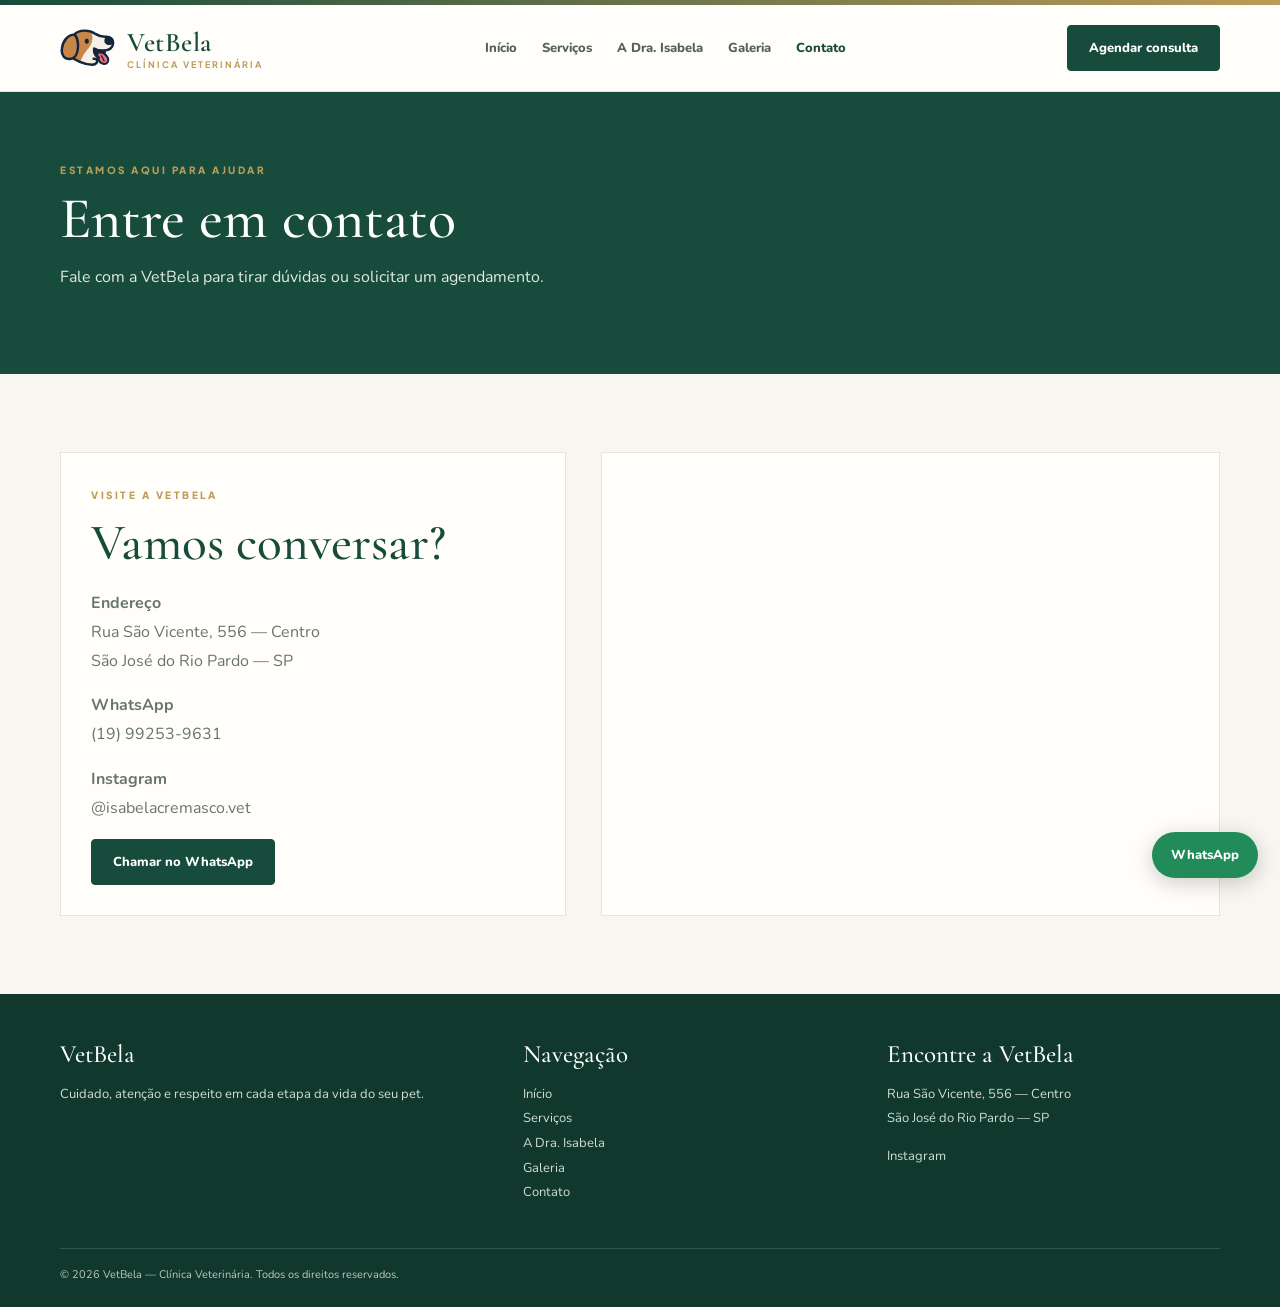
<file: mult/multipaginas/contato.html>
<!DOCTYPE html>
<html lang="pt-BR">
<head>
  <meta charset="UTF-8">
  <meta name="viewport" content="width=device-width, initial-scale=1.0">
  <meta name="description" content="Entre em contato com a VetBela e encontre a clínica em São José do Rio Pardo.">
  <meta name="theme-color" content="#174c3c">
  <title>Contato | VetBela — Dra. Isabela Cremasco</title>
  <link rel="stylesheet" href="assets/style.css">
</head>
<body>
<div class="topline"></div>
<header>
  <div class="container header-inner">
    <a class="brand" href="index.html">
      <img src="../1_vetbela_cachorrinho_isolado.svg" alt="VetBela">
      <span><strong>VetBela</strong><small>Clínica Veterinária</small></span>
    </a>
    <button class="menu-btn" aria-label="Abrir menu" aria-expanded="false">☰</button>
    <nav>
      <a class="" href="index.html">Início</a>
      <a class="" href="servicos.html">Serviços</a>
      <a class="" href="sobre.html">A Dra. Isabela</a>
      <a class="" href="galeria.html">Galeria</a>
      <a class="active" href="contato.html">Contato</a>
    </nav>
    <a class="nav-cta" href="https://wa.me/5519992539631" target="_blank" rel="noopener">Agendar consulta</a>
  </div>
</header>
<main>
<section class="page-hero"><div class="container">
  <span class="eyebrow">Estamos aqui para ajudar</span>
  <h1>Entre em contato</h1>
  <p>Fale com a VetBela para tirar dúvidas ou solicitar um agendamento.</p>
</div></section>
<section class="section"><div class="container contact-grid">
  <div class="contact-box">
    <span class="eyebrow">Visite a VetBela</span>
    <h2>Vamos conversar?</h2>
    <p><strong>Endereço</strong><br>Rua São Vicente, 556 — Centro<br>São José do Rio Pardo — SP</p>
    <p><strong>WhatsApp</strong><br>(19) 99253-9631</p>
    <p><strong>Instagram</strong><br><a href="https://instagram.com/isabelacremasco.vet" target="_blank" rel="noopener">@isabelacremasco.vet</a></p>
    <a class="button" href="https://wa.me/5519992539631" target="_blank" rel="noopener">Chamar no WhatsApp</a>
  </div>
  <div class="contact-box" style="padding:10px">
    <iframe class="map" title="Localização da VetBela" loading="lazy" src="https://maps.google.com/maps?q=Rua%20S%C3%A3o%20Vicente%2C%20556%2C%20S%C3%A3o%20Jos%C3%A9%20do%20Rio%20Pardo%2C%20SP&t=&z=15&ie=UTF8&iwloc=&output=embed"></iframe>
  </div>
</div></section>
</main>
<footer>
  <div class="container">
    <div class="footer-grid">
      <div>
        <h3>VetBela</h3>
        <p>Cuidado, atenção e respeito em cada etapa da vida do seu pet.</p>
      </div>
      <div>
        <h3>Navegação</h3>
        <p><a href="index.html">Início</a><br>
        <a href="servicos.html">Serviços</a><br>
        <a href="sobre.html">A Dra. Isabela</a><br>
        <a href="galeria.html">Galeria</a><br>
        <a href="contato.html">Contato</a></p>
      </div>
      <div>
        <h3>Encontre a VetBela</h3>
        <p>Rua São Vicente, 556 — Centro<br>
        São José do Rio Pardo — SP</p>
        <p><a href="https://instagram.com/isabelacremasco.vet" target="_blank" rel="noopener">Instagram</a></p>
      </div>
    </div>
    <div class="footer-bottom">© <span id="year"></span> VetBela — Clínica Veterinária. Todos os direitos reservados.</div>
  </div>
</footer>
<a class="whatsapp" href="https://wa.me/5519992539631" target="_blank" rel="noopener">WhatsApp</a>
<script src="assets/site.js"></script>
</body>
</html>
</file>
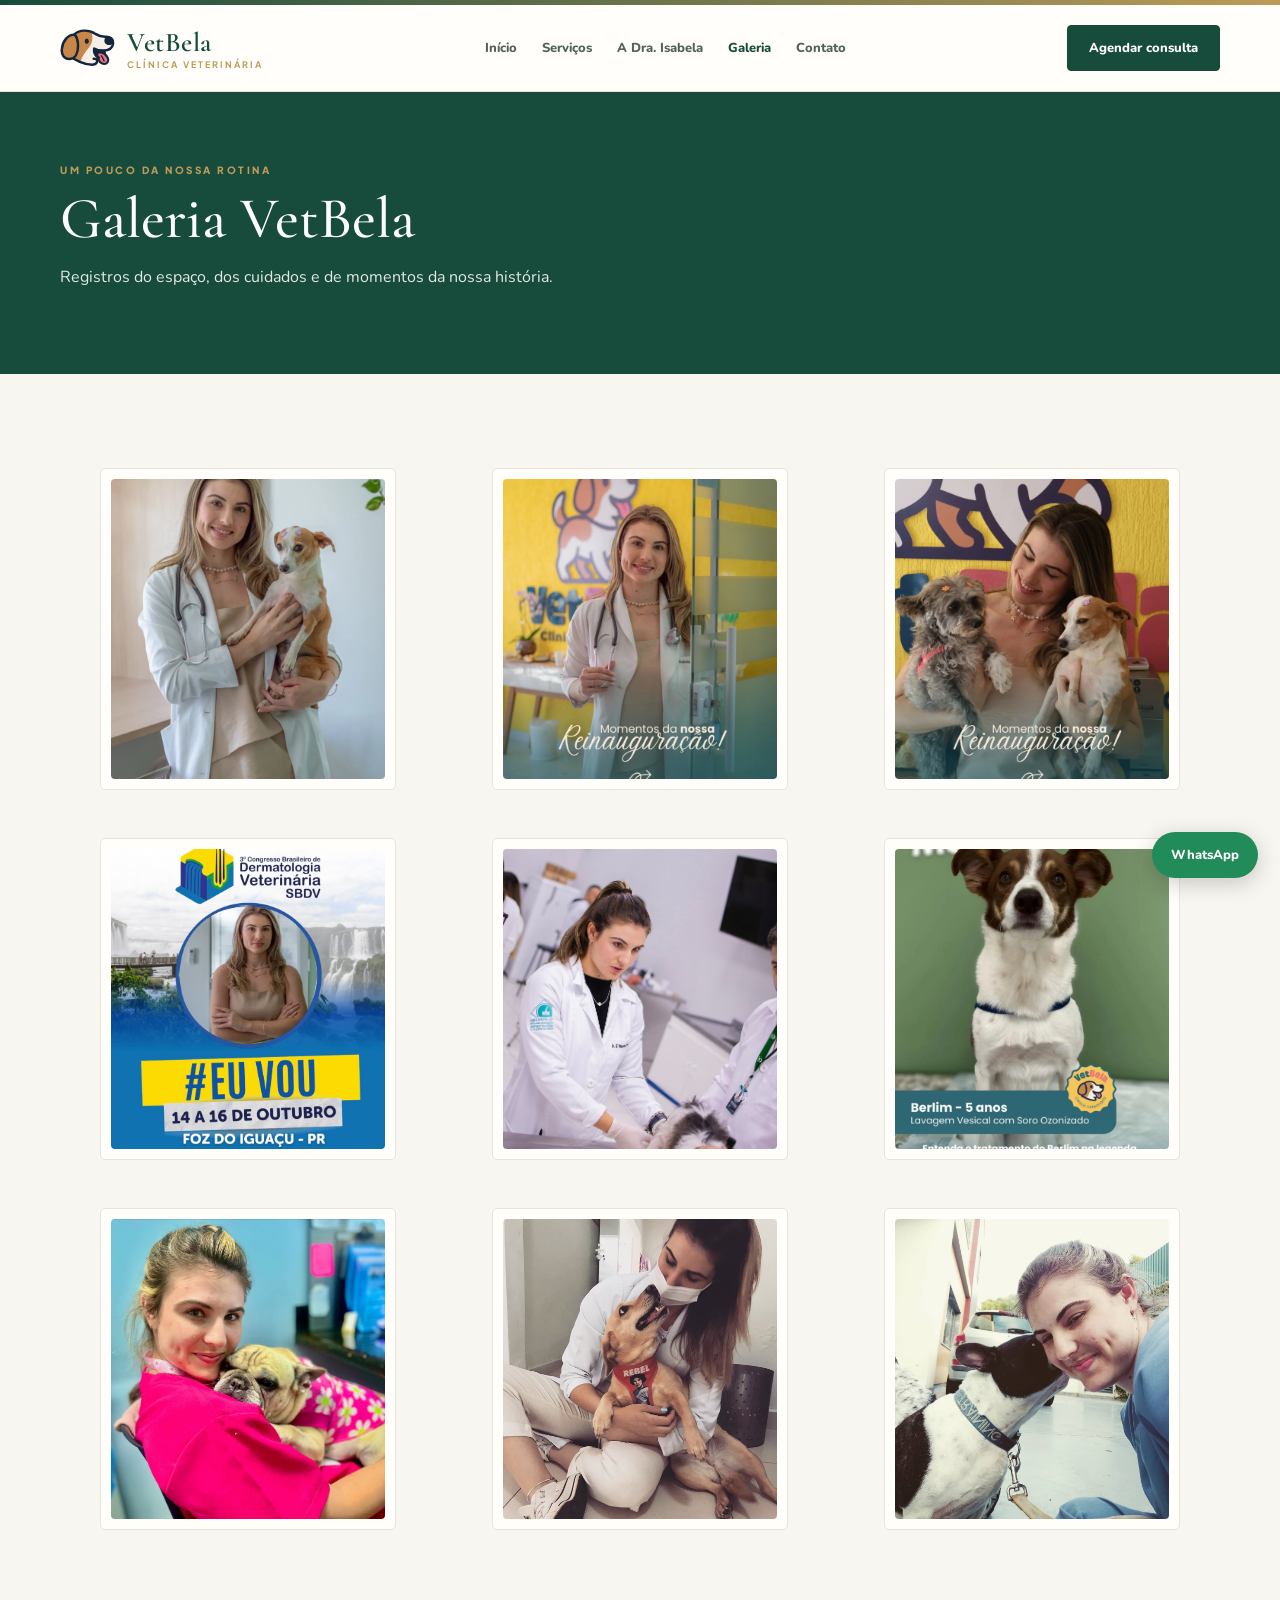
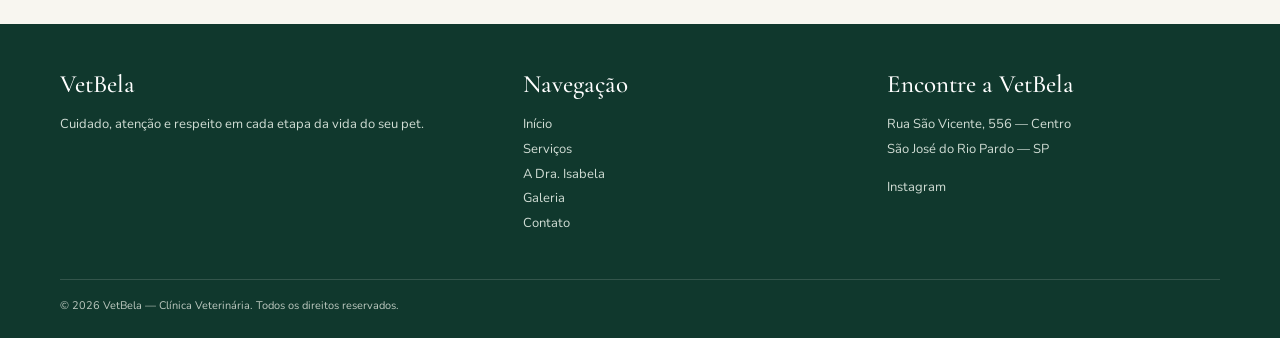
<file: mult/multipaginas/galeria.html>
<!DOCTYPE html>
<html lang="pt-BR">
<head>
  <meta charset="UTF-8">
  <meta name="viewport" content="width=device-width, initial-scale=1.0">
  <meta name="description" content="Conheça registros da clínica e da rotina da VetBela.">
  <meta name="theme-color" content="#174c3c">
  <title>Galeria | VetBela — Dra. Isabela Cremasco</title>
  <link rel="stylesheet" href="assets/style.css">
</head>
<body>
<div class="topline"></div>
<header>
  <div class="container header-inner">
    <a class="brand" href="index.html">
      <img src="../1_vetbela_cachorrinho_isolado.svg" alt="VetBela">
      <span><strong>VetBela</strong><small>Clínica Veterinária</small></span>
    </a>
    <button class="menu-btn" aria-label="Abrir menu" aria-expanded="false">☰</button>
    <nav>
      <a class="" href="index.html">Início</a>
      <a class="" href="servicos.html">Serviços</a>
      <a class="" href="sobre.html">A Dra. Isabela</a>
      <a class="active" href="galeria.html">Galeria</a>
      <a class="" href="contato.html">Contato</a>
    </nav>
    <a class="nav-cta" href="https://wa.me/5519992539631" target="_blank" rel="noopener">Agendar consulta</a>
  </div>
</header>
<main>
<section class="page-hero"><div class="container">
  <span class="eyebrow">Um pouco da nossa rotina</span>
  <h1>Galeria VetBela</h1>
  <p>Registros do espaço, dos cuidados e de momentos da nossa história.</p>
</div></section>
<section class="section"><div class="container">
  <div class="gallery">
    <figure class="card" style="padding:10px">
  <img src="../2026-10-01_16-16-34_UTC.webp" alt="Registro da VetBela 1" loading="lazy" style="width:100%;height:300px;object-fit:cover">
</figure>
<figure class="card" style="padding:10px">
  <img src="../2026-09-23_23-07-57_UTC_1.webp" alt="Registro da VetBela 2" loading="lazy" style="width:100%;height:300px;object-fit:cover">
</figure>
<figure class="card" style="padding:10px">
  <img src="../2026-09-23_23-09-13_UTC_1.webp" alt="Registro da VetBela 3" loading="lazy" style="width:100%;height:300px;object-fit:cover">
</figure>
<figure class="card" style="padding:10px">
  <img src="../2026-10-05_20-23-24_UTC.jpg" alt="Registro da VetBela 4" loading="lazy" style="width:100%;height:300px;object-fit:cover">
</figure>
<figure class="card" style="padding:10px">
  <img src="../2025-06-08_23-52-16_UTC_1.jpg" alt="Registro da VetBela 5" loading="lazy" style="width:100%;height:300px;object-fit:cover">
</figure>
<figure class="card" style="padding:10px">
  <img src="../2025-12-26_19-56-39_UTC.webp" alt="Registro da VetBela 6" loading="lazy" style="width:100%;height:300px;object-fit:cover">
</figure>
<figure class="card" style="padding:10px">
  <img src="../2024-06-01_23-14-24_UTC.jpg" alt="Registro da VetBela 7" loading="lazy" style="width:100%;height:300px;object-fit:cover">
</figure>
<figure class="card" style="padding:10px">
  <img src="../2021-09-06_23-28-16_UTC.jpg" alt="Registro da VetBela 8" loading="lazy" style="width:100%;height:300px;object-fit:cover">
</figure>
<figure class="card" style="padding:10px">
  <img src="../2019-08-09_20-41-39_UTC.jpg" alt="Registro da VetBela 9" loading="lazy" style="width:100%;height:300px;object-fit:cover">
</figure>
  </div>
</div></section>
</main>
<footer>
  <div class="container">
    <div class="footer-grid">
      <div>
        <h3>VetBela</h3>
        <p>Cuidado, atenção e respeito em cada etapa da vida do seu pet.</p>
      </div>
      <div>
        <h3>Navegação</h3>
        <p><a href="index.html">Início</a><br>
        <a href="servicos.html">Serviços</a><br>
        <a href="sobre.html">A Dra. Isabela</a><br>
        <a href="galeria.html">Galeria</a><br>
        <a href="contato.html">Contato</a></p>
      </div>
      <div>
        <h3>Encontre a VetBela</h3>
        <p>Rua São Vicente, 556 — Centro<br>
        São José do Rio Pardo — SP</p>
        <p><a href="https://instagram.com/isabelacremasco.vet" target="_blank" rel="noopener">Instagram</a></p>
      </div>
    </div>
    <div class="footer-bottom">© <span id="year"></span> VetBela — Clínica Veterinária. Todos os direitos reservados.</div>
  </div>
</footer>
<a class="whatsapp" href="https://wa.me/5519992539631" target="_blank" rel="noopener">WhatsApp</a>
<script src="assets/site.js"></script>
</body>
</html>
</file>
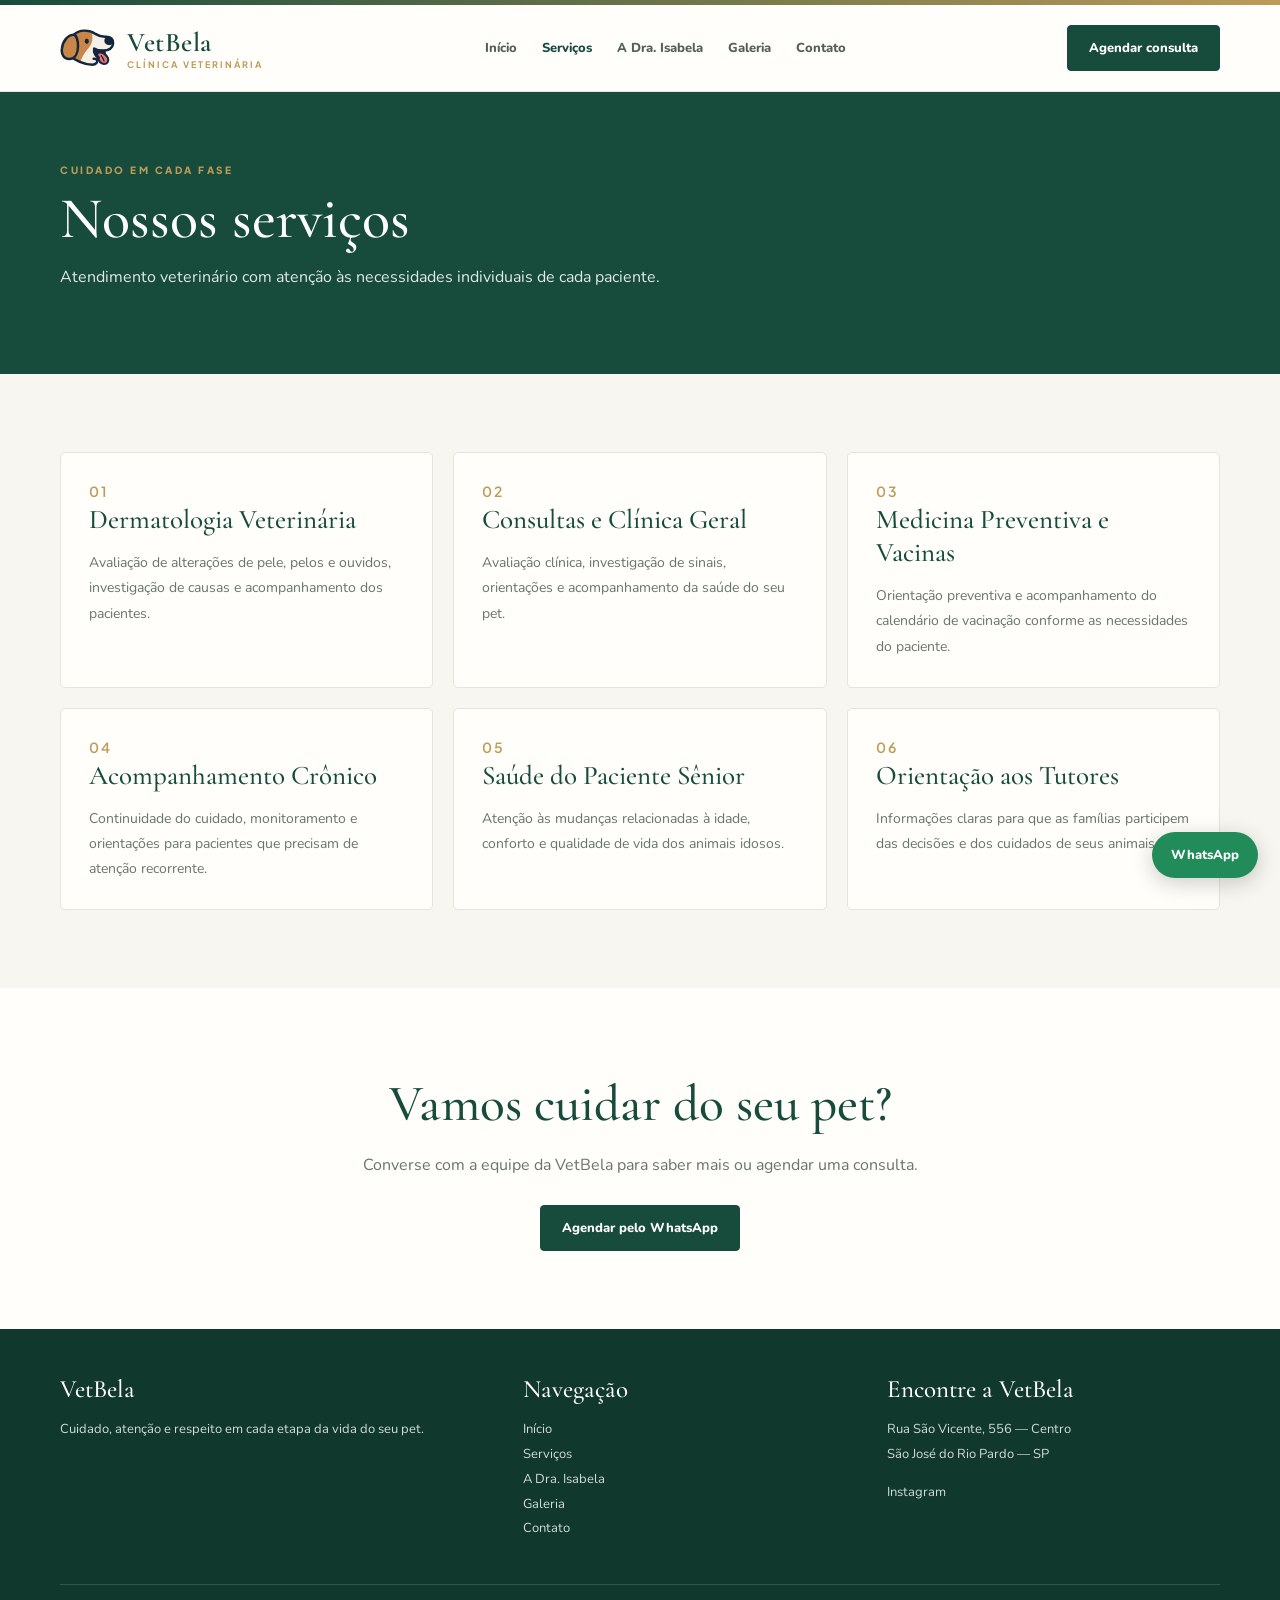
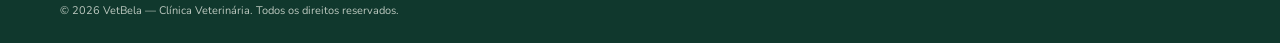
<file: mult/multipaginas/servicos.html>
<!DOCTYPE html>
<html lang="pt-BR">
<head>
  <meta charset="UTF-8">
  <meta name="viewport" content="width=device-width, initial-scale=1.0">
  <meta name="description" content="Conheça os serviços veterinários oferecidos pela VetBela.">
  <meta name="theme-color" content="#174c3c">
  <title>Serviços | VetBela — Dra. Isabela Cremasco</title>
  <link rel="stylesheet" href="assets/style.css">
</head>
<body>
<div class="topline"></div>
<header>
  <div class="container header-inner">
    <a class="brand" href="index.html">
      <img src="../1_vetbela_cachorrinho_isolado.svg" alt="VetBela">
      <span><strong>VetBela</strong><small>Clínica Veterinária</small></span>
    </a>
    <button class="menu-btn" aria-label="Abrir menu" aria-expanded="false">☰</button>
    <nav>
      <a class="" href="index.html">Início</a>
      <a class="active" href="servicos.html">Serviços</a>
      <a class="" href="sobre.html">A Dra. Isabela</a>
      <a class="" href="galeria.html">Galeria</a>
      <a class="" href="contato.html">Contato</a>
    </nav>
    <a class="nav-cta" href="https://wa.me/5519992539631" target="_blank" rel="noopener">Agendar consulta</a>
  </div>
</header>
<main>
<section class="page-hero"><div class="container">
  <span class="eyebrow">Cuidado em cada fase</span>
  <h1>Nossos serviços</h1>
  <p>Atendimento veterinário com atenção às necessidades individuais de cada paciente.</p>
</div></section>
<section class="section"><div class="container">
  <div class="cards">
    <article class="card"><span class="number">01</span><h3>Dermatologia Veterinária</h3><p>Avaliação de alterações de pele, pelos e ouvidos, investigação de causas e acompanhamento dos pacientes.</p></article>
    <article class="card"><span class="number">02</span><h3>Consultas e Clínica Geral</h3><p>Avaliação clínica, investigação de sinais, orientações e acompanhamento da saúde do seu pet.</p></article>
    <article class="card"><span class="number">03</span><h3>Medicina Preventiva e Vacinas</h3><p>Orientação preventiva e acompanhamento do calendário de vacinação conforme as necessidades do paciente.</p></article>
    <article class="card"><span class="number">04</span><h3>Acompanhamento Crônico</h3><p>Continuidade do cuidado, monitoramento e orientações para pacientes que precisam de atenção recorrente.</p></article>
    <article class="card"><span class="number">05</span><h3>Saúde do Paciente Sênior</h3><p>Atenção às mudanças relacionadas à idade, conforto e qualidade de vida dos animais idosos.</p></article>
    <article class="card"><span class="number">06</span><h3>Orientação aos Tutores</h3><p>Informações claras para que as famílias participem das decisões e dos cuidados de seus animais.</p></article>
  </div>
</div></section>
<section class="section white"><div class="container center">
  <h2>Vamos cuidar do seu pet?</h2>
  <p class="lead" style="margin:0 auto 25px">Converse com a equipe da VetBela para saber mais ou agendar uma consulta.</p>
  <a class="button" href="https://wa.me/5519992539631" target="_blank" rel="noopener">Agendar pelo WhatsApp</a>
</div></section>
</main>
<footer>
  <div class="container">
    <div class="footer-grid">
      <div>
        <h3>VetBela</h3>
        <p>Cuidado, atenção e respeito em cada etapa da vida do seu pet.</p>
      </div>
      <div>
        <h3>Navegação</h3>
        <p><a href="index.html">Início</a><br>
        <a href="servicos.html">Serviços</a><br>
        <a href="sobre.html">A Dra. Isabela</a><br>
        <a href="galeria.html">Galeria</a><br>
        <a href="contato.html">Contato</a></p>
      </div>
      <div>
        <h3>Encontre a VetBela</h3>
        <p>Rua São Vicente, 556 — Centro<br>
        São José do Rio Pardo — SP</p>
        <p><a href="https://instagram.com/isabelacremasco.vet" target="_blank" rel="noopener">Instagram</a></p>
      </div>
    </div>
    <div class="footer-bottom">© <span id="year"></span> VetBela — Clínica Veterinária. Todos os direitos reservados.</div>
  </div>
</footer>
<a class="whatsapp" href="https://wa.me/5519992539631" target="_blank" rel="noopener">WhatsApp</a>
<script src="assets/site.js"></script>
</body>
</html>
</file>
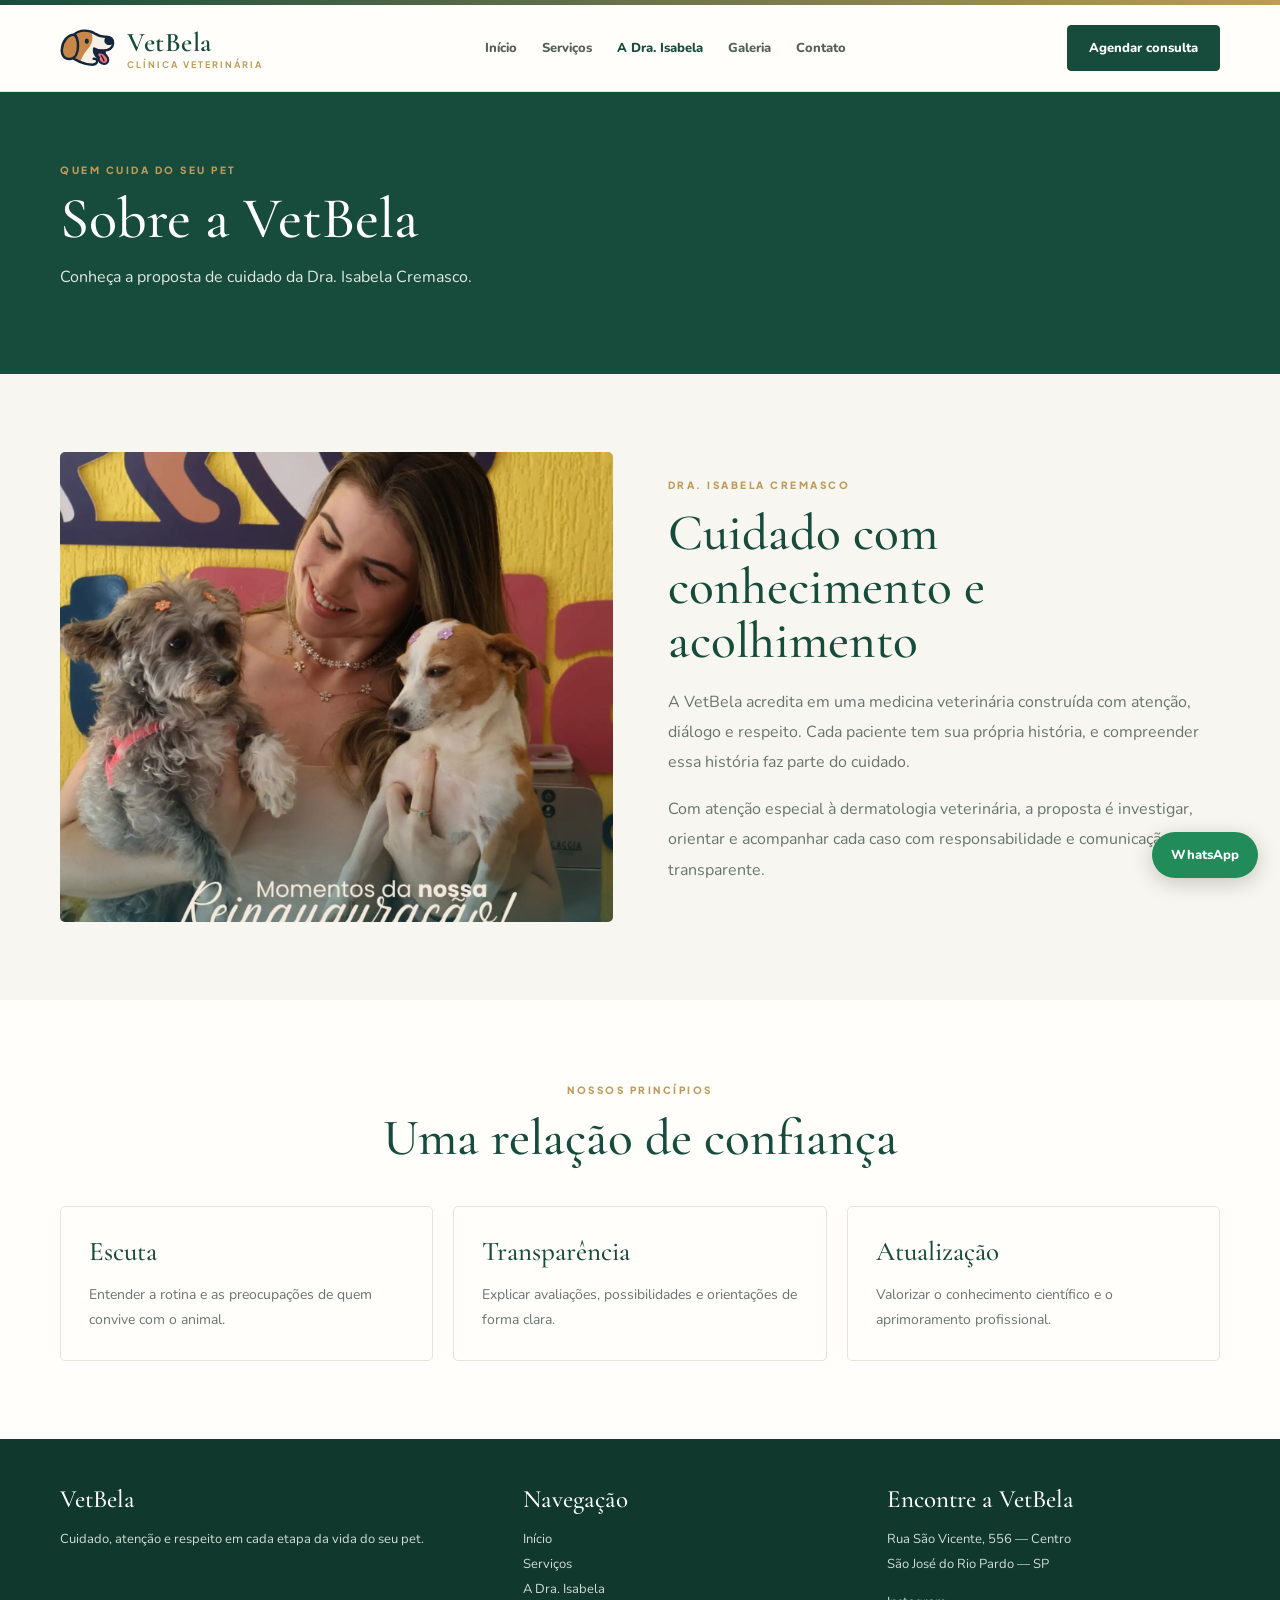
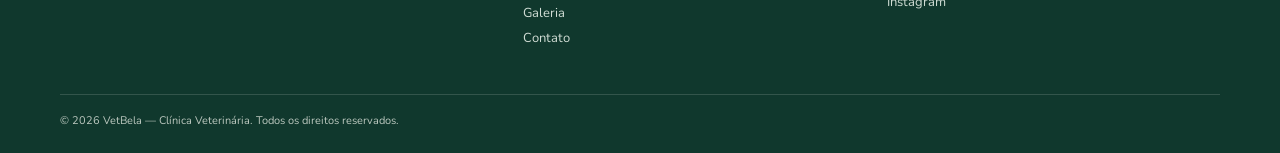
<file: mult/multipaginas/sobre.html>
<!DOCTYPE html>
<html lang="pt-BR">
<head>
  <meta charset="UTF-8">
  <meta name="viewport" content="width=device-width, initial-scale=1.0">
  <meta name="description" content="Conheça a Dra. Isabela Cremasco e a proposta de atendimento da VetBela.">
  <meta name="theme-color" content="#174c3c">
  <title>Sobre a Dra. Isabela | VetBela — Dra. Isabela Cremasco</title>
  <link rel="stylesheet" href="assets/style.css">
</head>
<body>
<div class="topline"></div>
<header>
  <div class="container header-inner">
    <a class="brand" href="index.html">
      <img src="../1_vetbela_cachorrinho_isolado.svg" alt="VetBela">
      <span><strong>VetBela</strong><small>Clínica Veterinária</small></span>
    </a>
    <button class="menu-btn" aria-label="Abrir menu" aria-expanded="false">☰</button>
    <nav>
      <a class="" href="index.html">Início</a>
      <a class="" href="servicos.html">Serviços</a>
      <a class="active" href="sobre.html">A Dra. Isabela</a>
      <a class="" href="galeria.html">Galeria</a>
      <a class="" href="contato.html">Contato</a>
    </nav>
    <a class="nav-cta" href="https://wa.me/5519992539631" target="_blank" rel="noopener">Agendar consulta</a>
  </div>
</header>
<main>
<section class="page-hero"><div class="container">
  <span class="eyebrow">Quem cuida do seu pet</span>
  <h1>Sobre a VetBela</h1>
  <p>Conheça a proposta de cuidado da Dra. Isabela Cremasco.</p>
</div></section>
<section class="section"><div class="container split">
  <div class="split-photo"><img src="../2026-09-23_23-09-13_UTC_1.webp" alt="Dra. Isabela Cremasco e rotina da clínica"></div>
  <div>
    <span class="eyebrow">Dra. Isabela Cremasco</span>
    <h2>Cuidado com conhecimento e acolhimento</h2>
    <p class="lead">A VetBela acredita em uma medicina veterinária construída com atenção, diálogo e respeito. Cada paciente tem sua própria história, e compreender essa história faz parte do cuidado.</p>
    <p class="lead">Com atenção especial à dermatologia veterinária, a proposta é investigar, orientar e acompanhar cada caso com responsabilidade e comunicação transparente.</p>
  </div>
</div></section>
<section class="section white"><div class="container">
  <div class="section-head"><span class="eyebrow">Nossos princípios</span><h2>Uma relação de confiança</h2></div>
  <div class="cards">
    <article class="card"><h3>Escuta</h3><p>Entender a rotina e as preocupações de quem convive com o animal.</p></article>
    <article class="card"><h3>Transparência</h3><p>Explicar avaliações, possibilidades e orientações de forma clara.</p></article>
    <article class="card"><h3>Atualização</h3><p>Valorizar o conhecimento científico e o aprimoramento profissional.</p></article>
  </div>
</div></section>
</main>
<footer>
  <div class="container">
    <div class="footer-grid">
      <div>
        <h3>VetBela</h3>
        <p>Cuidado, atenção e respeito em cada etapa da vida do seu pet.</p>
      </div>
      <div>
        <h3>Navegação</h3>
        <p><a href="index.html">Início</a><br>
        <a href="servicos.html">Serviços</a><br>
        <a href="sobre.html">A Dra. Isabela</a><br>
        <a href="galeria.html">Galeria</a><br>
        <a href="contato.html">Contato</a></p>
      </div>
      <div>
        <h3>Encontre a VetBela</h3>
        <p>Rua São Vicente, 556 — Centro<br>
        São José do Rio Pardo — SP</p>
        <p><a href="https://instagram.com/isabelacremasco.vet" target="_blank" rel="noopener">Instagram</a></p>
      </div>
    </div>
    <div class="footer-bottom">© <span id="year"></span> VetBela — Clínica Veterinária. Todos os direitos reservados.</div>
  </div>
</footer>
<a class="whatsapp" href="https://wa.me/5519992539631" target="_blank" rel="noopener">WhatsApp</a>
<script src="assets/site.js"></script>
</body>
</html>
</file>
<file: mult/multipaginas/assets/style.css>
@import url('https://fonts.googleapis.com/css2?family=Cormorant+Garamond:wght@400;500;600;700&family=Nunito:wght@400;500;600;700;800&family=Plus+Jakarta+Sans:wght@400;500;600;700;800&display=swap');

:root {
  --green:#174c3c; --deep:#10382d; --gold:#bd9b58;
  --cream:#f8f6f0; --paper:#fffefa; --ink:#26332d;
  --muted:#68756e; --line:#e8e4d9;
}
*{box-sizing:border-box}
html{scroll-behavior:smooth}
body{margin:0;background:var(--cream);color:var(--ink);font-family:'Nunito',sans-serif}
a{color:inherit;text-decoration:none}
img{max-width:100%;display:block}
.container{width:min(1160px,92%);margin:auto}
.topline{height:5px;background:linear-gradient(90deg,var(--green),var(--gold))}
header{background:rgba(255,254,250,.96);border-bottom:1px solid var(--line);position:sticky;top:0;z-index:20;backdrop-filter:blur(12px)}
.header-inner{min-height:86px;display:flex;align-items:center;justify-content:space-between;gap:24px}
.brand{display:flex;align-items:center;gap:12px;color:var(--green)}
.brand img{width:55px;height:55px;object-fit:contain}
.brand strong{font:600 27px 'Cormorant Garamond',serif;letter-spacing:.5px}
.brand small{display:block;font:700 9px 'Plus Jakarta Sans',sans-serif;letter-spacing:2px;color:var(--gold);text-transform:uppercase}
nav{display:flex;align-items:center;gap:25px}
nav a{font-size:13px;font-weight:800;color:#536158;transition:.2s}
nav a:hover,nav a.active{color:var(--green)}
.nav-cta,.button{display:inline-flex;align-items:center;justify-content:center;background:var(--green);color:white;padding:13px 21px;border-radius:4px;font-weight:800;font-size:13px;transition:.2s;border:1px solid var(--green)}
.nav-cta:hover,.button:hover{background:var(--deep);transform:translateY(-2px)}
.menu-btn{display:none;background:none;border:0;color:var(--green);font-size:27px}
.hero{padding:72px 0 80px;background:var(--paper);overflow:hidden}
.hero-grid{display:grid;grid-template-columns:1.02fr .98fr;align-items:center;gap:55px}
.eyebrow{font:800 10px 'Plus Jakarta Sans',sans-serif;letter-spacing:2.5px;text-transform:uppercase;color:var(--gold)}
h1,h2,h3{font-family:'Cormorant Garamond',serif;color:var(--green);font-weight:500}
h1{font-size:clamp(46px,6vw,76px);line-height:.99;margin:18px 0 22px}
h2{font-size:clamp(35px,4vw,52px);line-height:1.05;margin:12px 0 18px}
h3{font-size:27px;margin:0 0 10px}
.lead{font-size:16px;line-height:1.9;color:var(--muted);max-width:560px}
.hero-actions{display:flex;gap:13px;flex-wrap:wrap;margin-top:28px}
.button.outline{background:transparent;color:var(--green)}
.hero-photo{position:relative}
.hero-photo img{width:100%;height:510px;object-fit:cover;border-radius:48% 48% 5px 5px;box-shadow:20px 20px 0 #e9e2d1}
.section{padding:78px 0}
.section.white{background:var(--paper)}
.section-head{text-align:center;max-width:680px;margin:0 auto 40px}
.section-head p{color:var(--muted);line-height:1.8}
.cards{display:grid;grid-template-columns:repeat(3,1fr);gap:20px}
.card{background:var(--paper);padding:28px;border:1px solid var(--line);border-radius:5px}
.card .number{font:600 14px 'Plus Jakarta Sans';color:var(--gold);letter-spacing:2px}
.card p{color:var(--muted);font-size:14px;line-height:1.8;margin-bottom:0}
.split{display:grid;grid-template-columns:1fr 1fr;gap:55px;align-items:center}
.split-photo img{height:470px;width:100%;object-fit:cover;border-radius:5px}
.checks{padding:0;list-style:none;color:var(--muted);line-height:2.2}
.checks li:before{content:'✦';color:var(--gold);margin-right:10px}
.page-hero{padding:66px 0;background:var(--green);color:white}
.page-hero h1{color:white;font-size:58px;margin:10px 0}
.page-hero p{color:#e0e9e2;max-width:650px;line-height:1.8}
.gallery{display:grid;grid-template-columns:repeat(3,1fr);gap:16px}
.gallery img{width:100%;height:300px;object-fit:cover;border-radius:4px;transition:.25s}
.gallery img:hover{transform:scale(1.015)}
.contact-grid{display:grid;grid-template-columns:.9fr 1.1fr;gap:35px}
.contact-box{background:var(--paper);padding:30px;border:1px solid var(--line)}
.contact-box p{color:var(--muted);line-height:1.8}
.map{width:100%;height:390px;border:0}
footer{background:var(--deep);color:#e9eee9;padding:45px 0 25px}
.footer-grid{display:grid;grid-template-columns:1.3fr 1fr 1fr;gap:30px}
footer h3{color:#fff;font-size:25px}
footer p,footer a{font-size:13px;color:#d1ddd5;line-height:1.9}
.footer-bottom{border-top:1px solid #ffffff25;margin-top:30px;padding-top:18px;font-size:11px;color:#bdc9c0}
.whatsapp{position:fixed;right:22px;bottom:22px;z-index:30;background:#218b59;color:white;border-radius:40px;padding:14px 19px;font-size:13px;font-weight:800;box-shadow:0 5px 22px #0003}
.center{text-align:center}
@media(max-width:800px){
 .header-inner{min-height:72px}.menu-btn{display:block}
 nav{display:none;position:absolute;top:72px;left:0;right:0;background:var(--paper);padding:22px 5%;border-bottom:1px solid var(--line);flex-direction:column;align-items:flex-start;gap:19px}
 nav.open{display:flex}.nav-cta{display:none}
 .hero{padding:48px 0}.hero-grid,.split,.contact-grid{grid-template-columns:1fr;gap:32px}
 .hero-photo img{height:360px}.cards{grid-template-columns:1fr}
 .gallery{grid-template-columns:repeat(2,1fr)}.gallery img{height:210px}
 .section{padding:55px 0}.page-hero{padding:45px 0}
 .page-hero h1{font-size:46px}.footer-grid{grid-template-columns:1fr}
}
</file>
